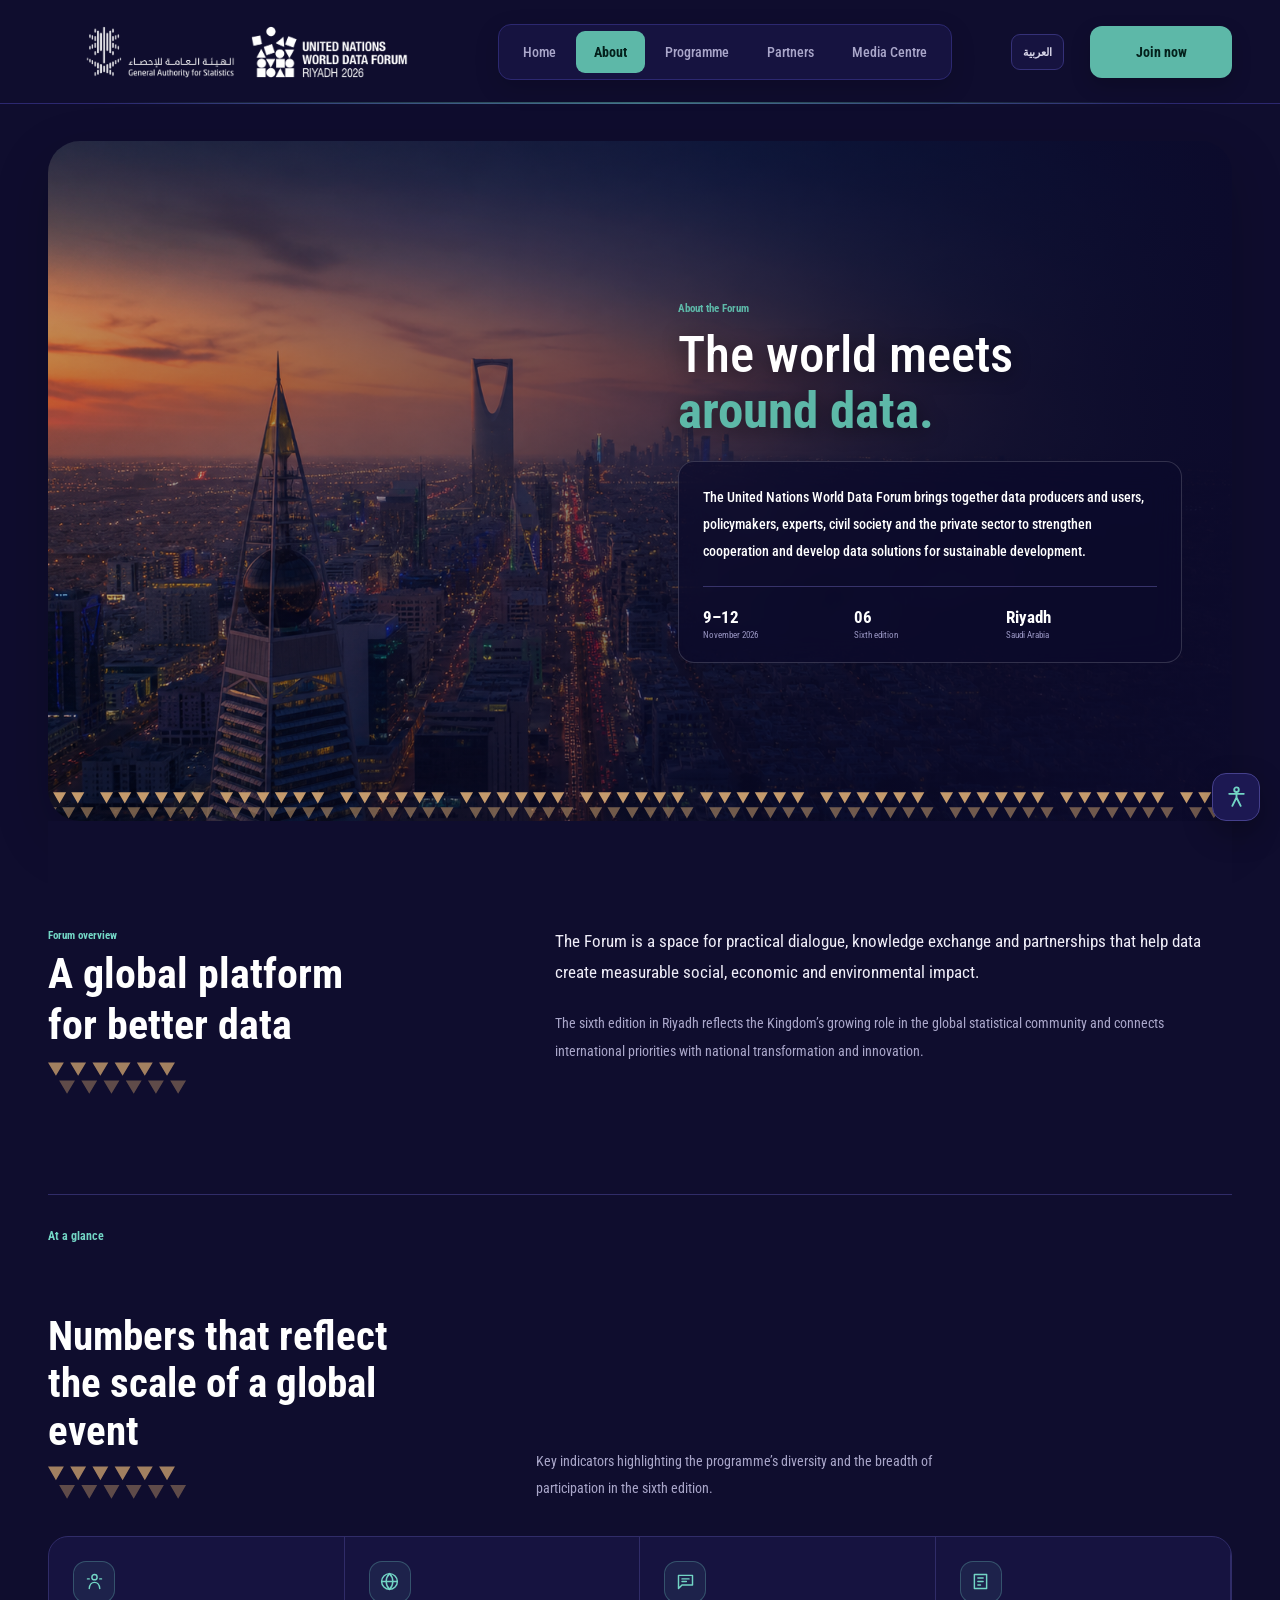
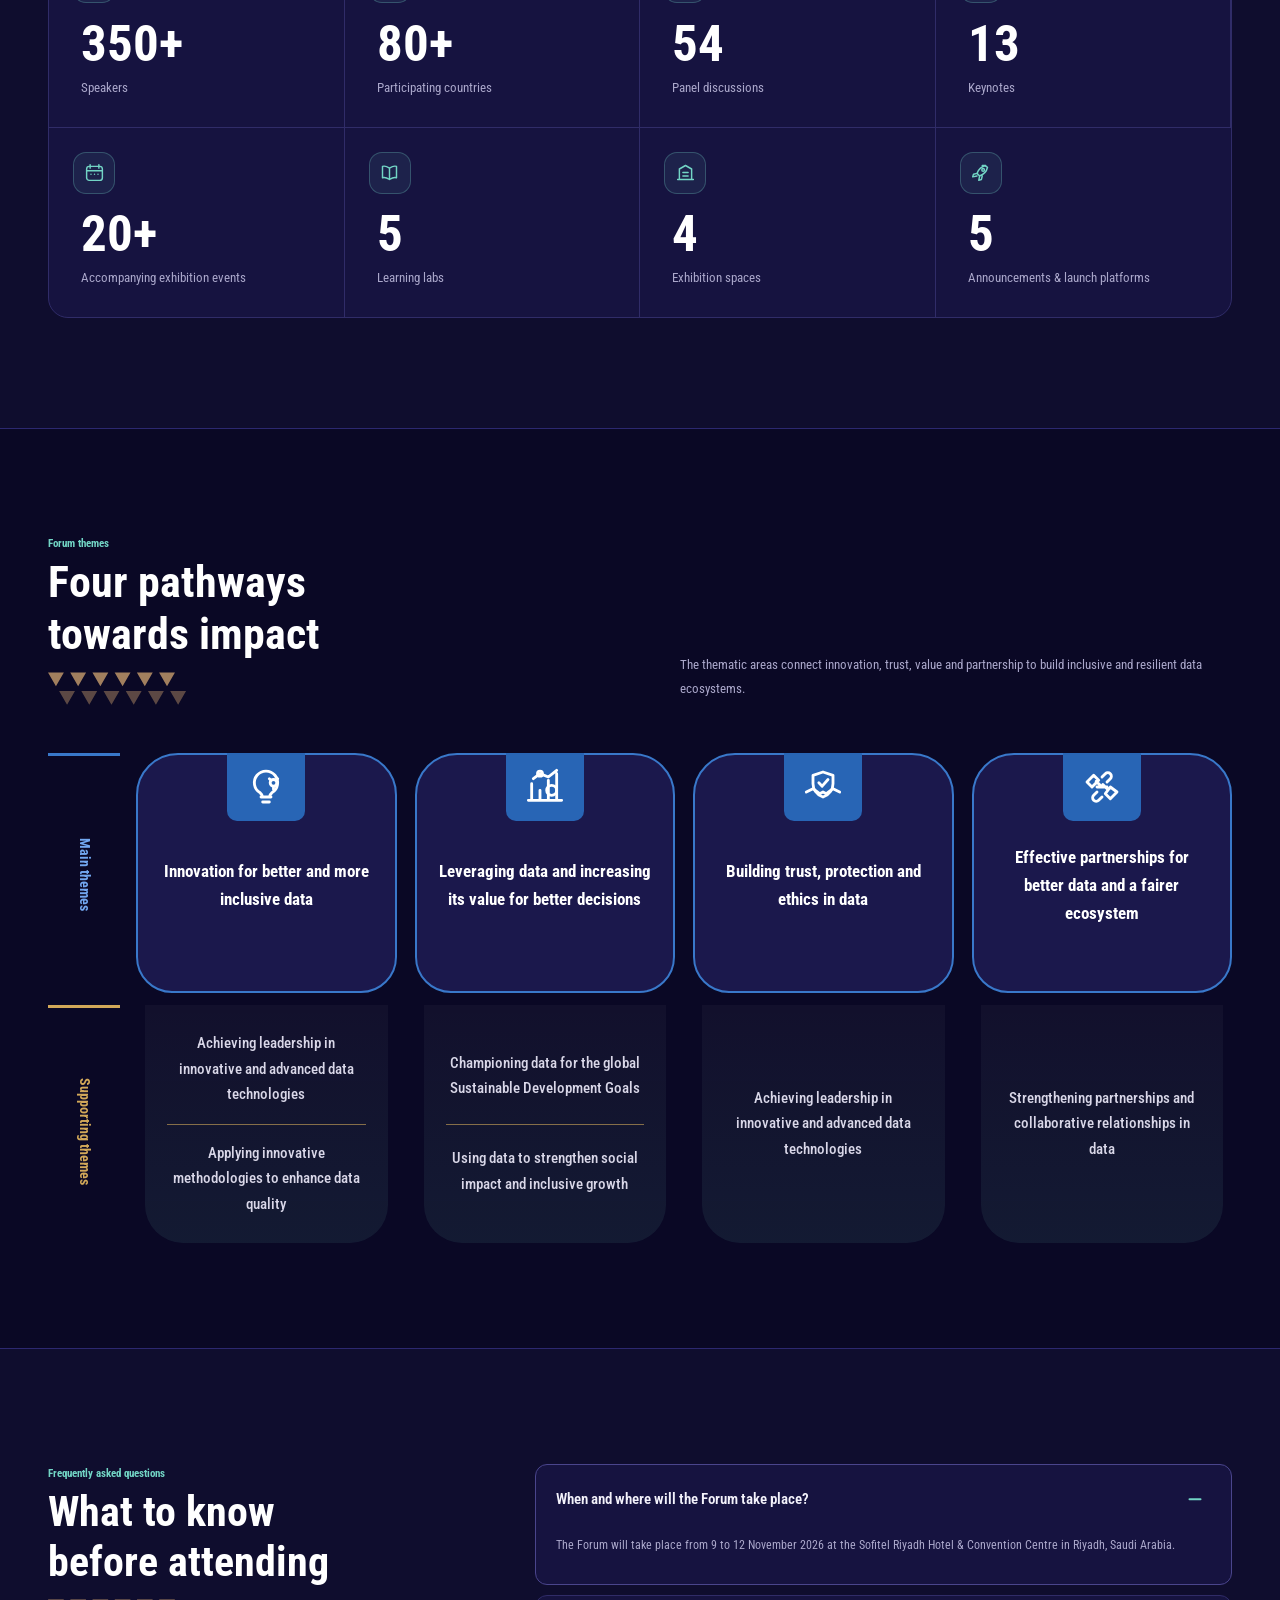
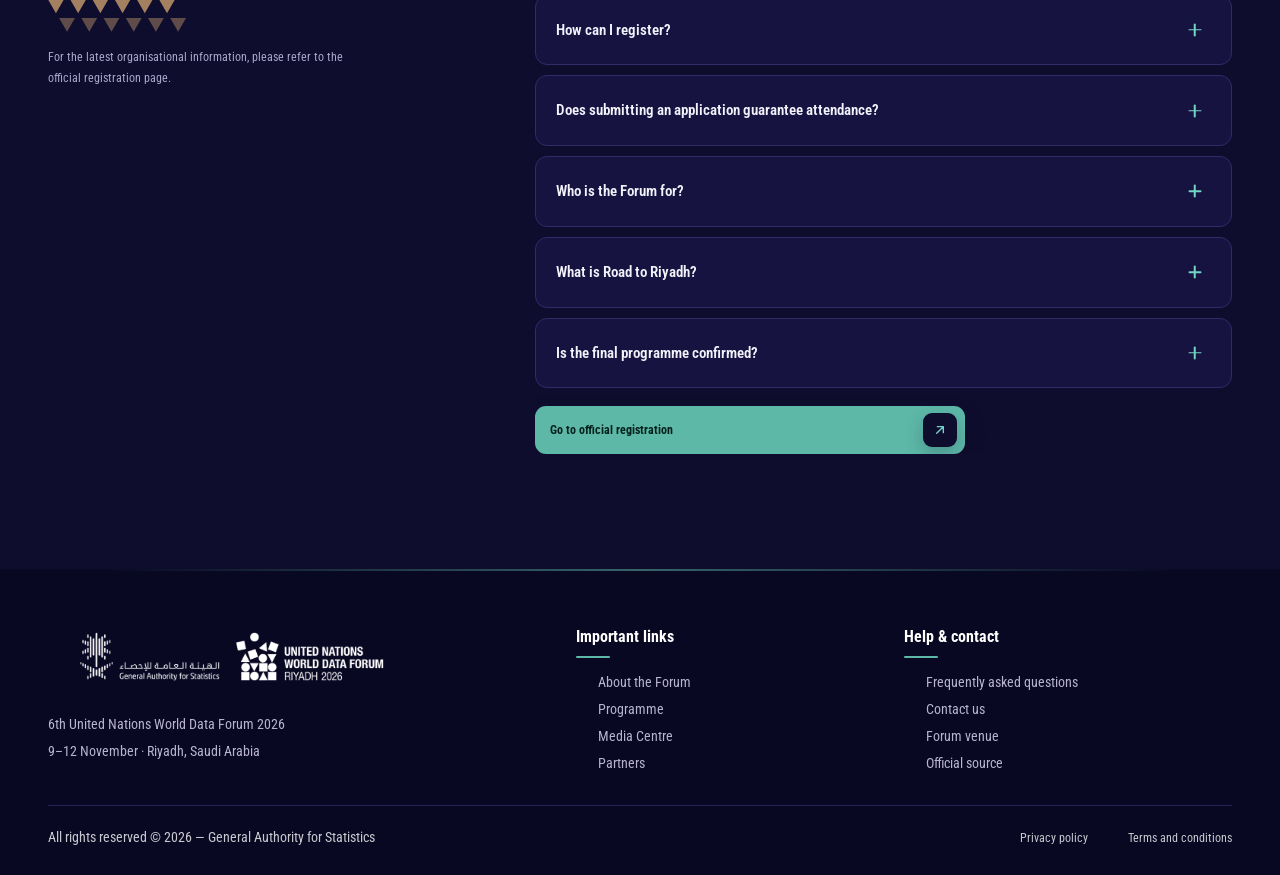
<file: about-en.html>
<!doctype html>
<html lang="en" dir="ltr">
<head>
  <meta charset="UTF-8"><meta name="viewport" content="width=device-width,initial-scale=1"><meta name="theme-color" content="#0f0d2e">
  <title>6th United Nations World Data Forum 2026</title>
  <link rel="preconnect" href="https://fonts.googleapis.com"><link rel="preconnect" href="https://fonts.gstatic.com" crossorigin>
  <link href="https://fonts.googleapis.com/css2?family=Roboto+Condensed:wght@200;300;400;500;600;700;800&display=swap" rel="stylesheet">
  <link rel="stylesheet" href="styles.css?v=63"><link rel="stylesheet" href="about.css?v=52"><link rel="stylesheet" href="themes-v2.css?v=3"><link rel="stylesheet" href="en.css">
</head>
<body class="about-page">
<header><nav class="wrap"><a class="official-logos" href="index-en.html" aria-label="UN World Data Forum and General Authority for Statistics"><img src="assets/official-logos-en-unified-white.png?v=8" alt="UN World Data Forum and General Authority for Statistics logos"></a><div class="links"><a href="index-en.html">Home</a><a class="active" href="about-en.html">About</a><a href="index-en.html#agenda">Programme</a><a href="index-en.html#partners">Partners</a><a href="media-en.html">Media Centre</a></div><a class="lang-switch" href="about.html" lang="ar" hreflang="ar">العربية</a><a class="join" href="https://indico.un.org/event/1021645/registrations/24259/" target="_blank" rel="noopener">Join now</a><button class="menu" type="button" aria-label="Open menu" aria-expanded="false"><span></span><span></span><span></span></button></nav></header>
<main>
  <section class="about-hero"><div class="about-pattern"></div><div class="about-hero-inner wrap"><div><span class="page-kicker">About the Forum</span><h1>The world meets<br><strong>around data.</strong></h1></div><div class="intro"><p>The United Nations World Data Forum brings together data producers and users, policymakers, experts, civil society and the private sector to strengthen cooperation and develop data solutions for sustainable development.</p><div class="fact-row"><span><b>9–12</b> November 2026</span><span><b>06</b> Sixth edition</span><span><b>Riyadh</b> Saudi Arabia</span></div></div></div></section>

  <section class="overview wrap"><div class="overview-title"><small>Forum overview</small><h2>A global platform<br>for better data</h2></div><div class="overview-copy"><p>The Forum is a space for practical dialogue, knowledge exchange and partnerships that help data create measurable social, economic and environmental impact.</p><p>The sixth edition in Riyadh reflects the Kingdom’s growing role in the global statistical community and connects international priorities with national transformation and innovation.</p></div></section>

  <section class="about-stats wrap"><div class="stats-heading"><small>At a glance</small><h2>Numbers that reflect<br>the scale of a global event</h2><p>Key indicators highlighting the programme’s diversity and the breadth of participation in the sixth edition.</p></div><div class="stats-board">
    <article><i aria-hidden="true"><svg viewBox="0 0 24 24"><circle cx="12" cy="7" r="3"/><path d="M6 20c.5-5 2.5-7 6-7s5.5 2 6 7M4 9h2M18 9h2"/></svg></i><strong>350+</strong><span>Speakers</span></article>
    <article><i aria-hidden="true"><svg viewBox="0 0 24 24"><circle cx="12" cy="12" r="9"/><path d="M3 12h18M12 3c2.5 2.5 3.8 5.5 3.8 9S14.5 18.5 12 21M12 3C9.5 5.5 8.2 8.5 8.2 12S9.5 18.5 12 21"/></svg></i><strong>80+</strong><span>Participating countries</span></article>
    <article><i aria-hidden="true"><svg viewBox="0 0 24 24"><path d="M4 5h16v11H8l-4 4zM8 9h8M8 12h5"/></svg></i><strong>54</strong><span>Panel discussions</span></article>
    <article><i aria-hidden="true"><svg viewBox="0 0 24 24"><path d="M5 4h14v16H5zM9 8h6M9 12h6M9 16h3"/></svg></i><strong>13</strong><span>Keynotes</span></article>
    <article><i aria-hidden="true"><svg viewBox="0 0 24 24"><rect x="3" y="5" width="18" height="16" rx="3"/><path d="M7 3v4M17 3v4M3 10h18M8 14h.01M12 14h.01M16 14h.01"/></svg></i><strong>20+</strong><span>Accompanying exhibition events</span></article>
    <article><i aria-hidden="true"><svg viewBox="0 0 24 24"><path d="M4 5c3-1 5 0 8 2v13c-3-2-5-3-8-2zM20 5c-3-1-5 0-8 2v13c3-2 5-3 8-2z"/></svg></i><strong>5</strong><span>Learning labs</span></article>
    <article><i aria-hidden="true"><svg viewBox="0 0 24 24"><path d="M3 20h18M5 20V8l7-4 7 4v12M9 12h6M9 16h6"/></svg></i><strong>4</strong><span>Exhibition spaces</span></article>
    <article><i aria-hidden="true"><svg viewBox="0 0 24 24"><path d="M14 4c3 0 5 1 6 2-1 5-4 8-9 10l-3-3c2-5 5-8 10-9zM8 13l-4 1-1 3 5-1M11 16l-1 5 3-1 1-4"/><circle cx="15" cy="9" r="1.5"/></svg></i><strong>5</strong><span>Announcements &amp; launch platforms</span></article>
  </div></section>

  <section class="themes"><div class="wrap"><div class="themes-head"><div><small>Forum themes</small><h2>Four pathways<br>towards impact</h2></div><p>The thematic areas connect innovation, trust, value and partnership to build inclusive and resilient data ecosystems.</p></div><div class="themes-map" aria-label="Main and supporting themes"><div class="themes-axis" aria-hidden="true"><span>Main themes</span><span>Supporting themes</span></div><div class="themes-columns">
    <article class="theme-column"><div class="theme-primary"><i aria-hidden="true"><svg viewBox="0 0 24 24"><path d="M9 18h6M10 21h4M8.5 15.5A7 7 0 1 1 15.5 15.5C14.5 16.4 14 17 14 18h-4c0-1-.5-1.6-1.5-2.5z"/><circle cx="16.5" cy="9.5" r="2"/><path d="m15 8-1-1m4 1 1-1m-2.5 5v1.5"/></svg></i><h3>Innovation for better and more inclusive data</h3></div><div class="theme-secondary"><p>Achieving leadership in innovative and advanced data technologies</p><p>Applying innovative methodologies to enhance data quality</p></div></article>
    <article class="theme-column"><div class="theme-primary"><i aria-hidden="true"><svg viewBox="0 0 24 24"><path d="M4 20V10M9 20v-6M14 20V8M19 20V4M2 20h20M5 7l4-3 5 2 5-4"/><circle cx="9" cy="4" r="1.5"/><path d="M16 11a3 3 0 1 0 0 6 3 3 0 0 0 0-6"/></svg></i><h3>Leveraging data and increasing its value for better decisions</h3></div><div class="theme-secondary"><p>Championing data for the global Sustainable Development Goals</p><p>Using data to strengthen social impact and inclusive growth</p></div></article>
    <article class="theme-column"><div class="theme-primary"><i aria-hidden="true"><svg viewBox="0 0 24 24"><path d="M12 3l6 2v5c0 3.5-2.2 6.4-6 8-3.8-1.6-6-4.5-6-8V5l6-2zM9.5 9.5l2 2 3.5-4"/><path d="M2 15l4-2 4 3 2-1 2 1 4-3 4 2"/></svg></i><h3>Building trust, protection and ethics in data</h3></div><div class="theme-secondary"><p>Achieving leadership in innovative and advanced data technologies</p></div></article>
    <article class="theme-column"><div class="theme-primary"><i aria-hidden="true"><svg viewBox="0 0 24 24"><path d="m8.5 8.5 3 3m1-1 3 3M7 5l3 3-4 4-3-3zM17 12l4 3-4 4-3-3zM9 15l-2 2a2 2 0 0 0 3 3l2-2M15 9l2-2a2 2 0 0 0-3-3l-2 2M9 12h6"/></svg></i><h3>Effective partnerships for better data and a fairer ecosystem</h3></div><div class="theme-secondary"><p>Strengthening partnerships and collaborative relationships in data</p></div></article>
  </div></div></div></section>

  <section class="faq-section wrap" id="faq"><div class="faq-intro"><small>Frequently asked questions</small><h2>What to know<br>before attending</h2><p>For the latest organisational information, please refer to the official registration page.</p></div><div class="faq-list">
    <details open><summary>When and where will the Forum take place?<i>＋</i></summary><p>The Forum will take place from 9 to 12 November 2026 at the Sofitel Riyadh Hotel & Convention Centre in Riyadh, Saudi Arabia.</p></details>
    <details><summary>How can I register?<i>＋</i></summary><p>Registration is available through the United Nations Indico platform and requires an account and an attendance application.</p></details>
    <details><summary>Does submitting an application guarantee attendance?<i>＋</i></summary><p>No. Applications are subject to review, and attendance is confirmed only after official approval is received.</p></details>
    <details><summary>Who is the Forum for?<i>＋</i></summary><p>It is designed for data producers and users, national statistical offices, policymakers, technology and geospatial experts, academia, civil society and the private sector.</p></details>
    <details><summary>What is Road to Riyadh?<i>＋</i></summary><p>A series of preparatory events highlighting Saudi statistical transformation and strengthening international dialogue on data for sustainable development.</p></details>
    <details><summary>Is the final programme confirmed?<i>＋</i></summary><p>The current programme is preliminary. Rooms, times and session details may change, so attendees should check the official programme before travelling.</p></details>
    <a class="faq-register" href="https://indico.un.org/event/1021645/registrations/24259/" target="_blank" rel="noopener">Go to official registration <b><svg class="inline-arrow" viewBox="0 0 24 24" aria-hidden="true"><path d="M7 17 17 7M8 7h9v9"/></svg></b></a>
  </div></section>

  
</main>
<footer class="site-footer"><div class="wrap"><div class="footer-main"><div class="footer-brand"><a class="footer-logos" href="index-en.html" aria-label="UN World Data Forum and General Authority for Statistics"><img src="assets/official-logos-en-unified-white.png?v=8" alt="UNWDF and GASTAT logos"></a><p>6th United Nations World Data Forum 2026<br>9–12 November · Riyadh, Saudi Arabia</p></div><div class="footer-column"><h3>Important links</h3><nav><a href="about-en.html">About the Forum</a><a href="index-en.html#agenda">Programme</a><a href="media-en.html">Media Centre</a><a href="index-en.html#partners">Partners</a></nav></div><div class="footer-column"><h3>Help & contact</h3><nav><a href="about-en.html#faq">Frequently asked questions</a><a href="#">Contact us</a><a href="#">Forum venue</a><a href="https://www.stats.gov.sa/en/united-nations-world-data-forum" target="_blank" rel="noopener">Official source</a></nav></div></div><div class="footer-bottom"><p>All rights reserved © 2026 — General Authority for Statistics</p><div class="footer-bottom-links"><a href="#">Privacy policy</a><a href="#">Terms and conditions</a></div></div></div></footer>
<script src="about.js?v=58"></script>
</body></html>
</file>
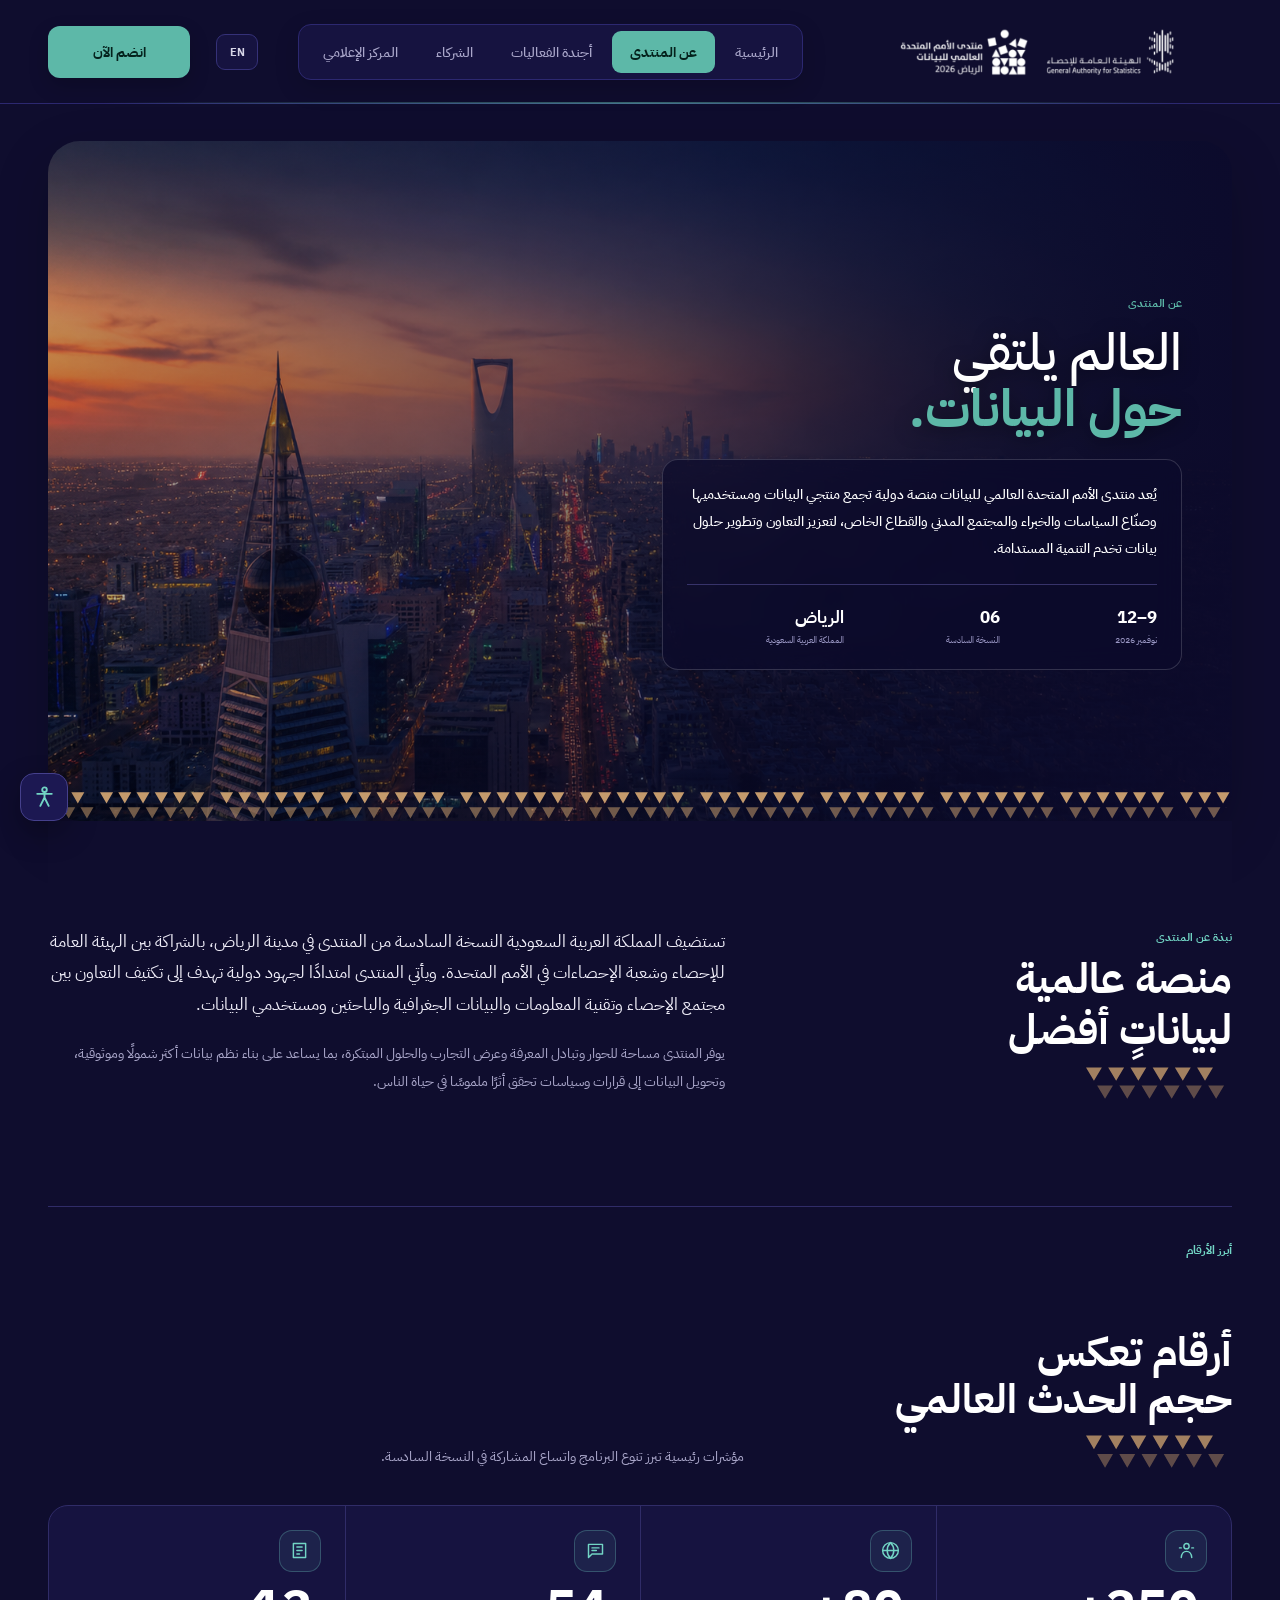
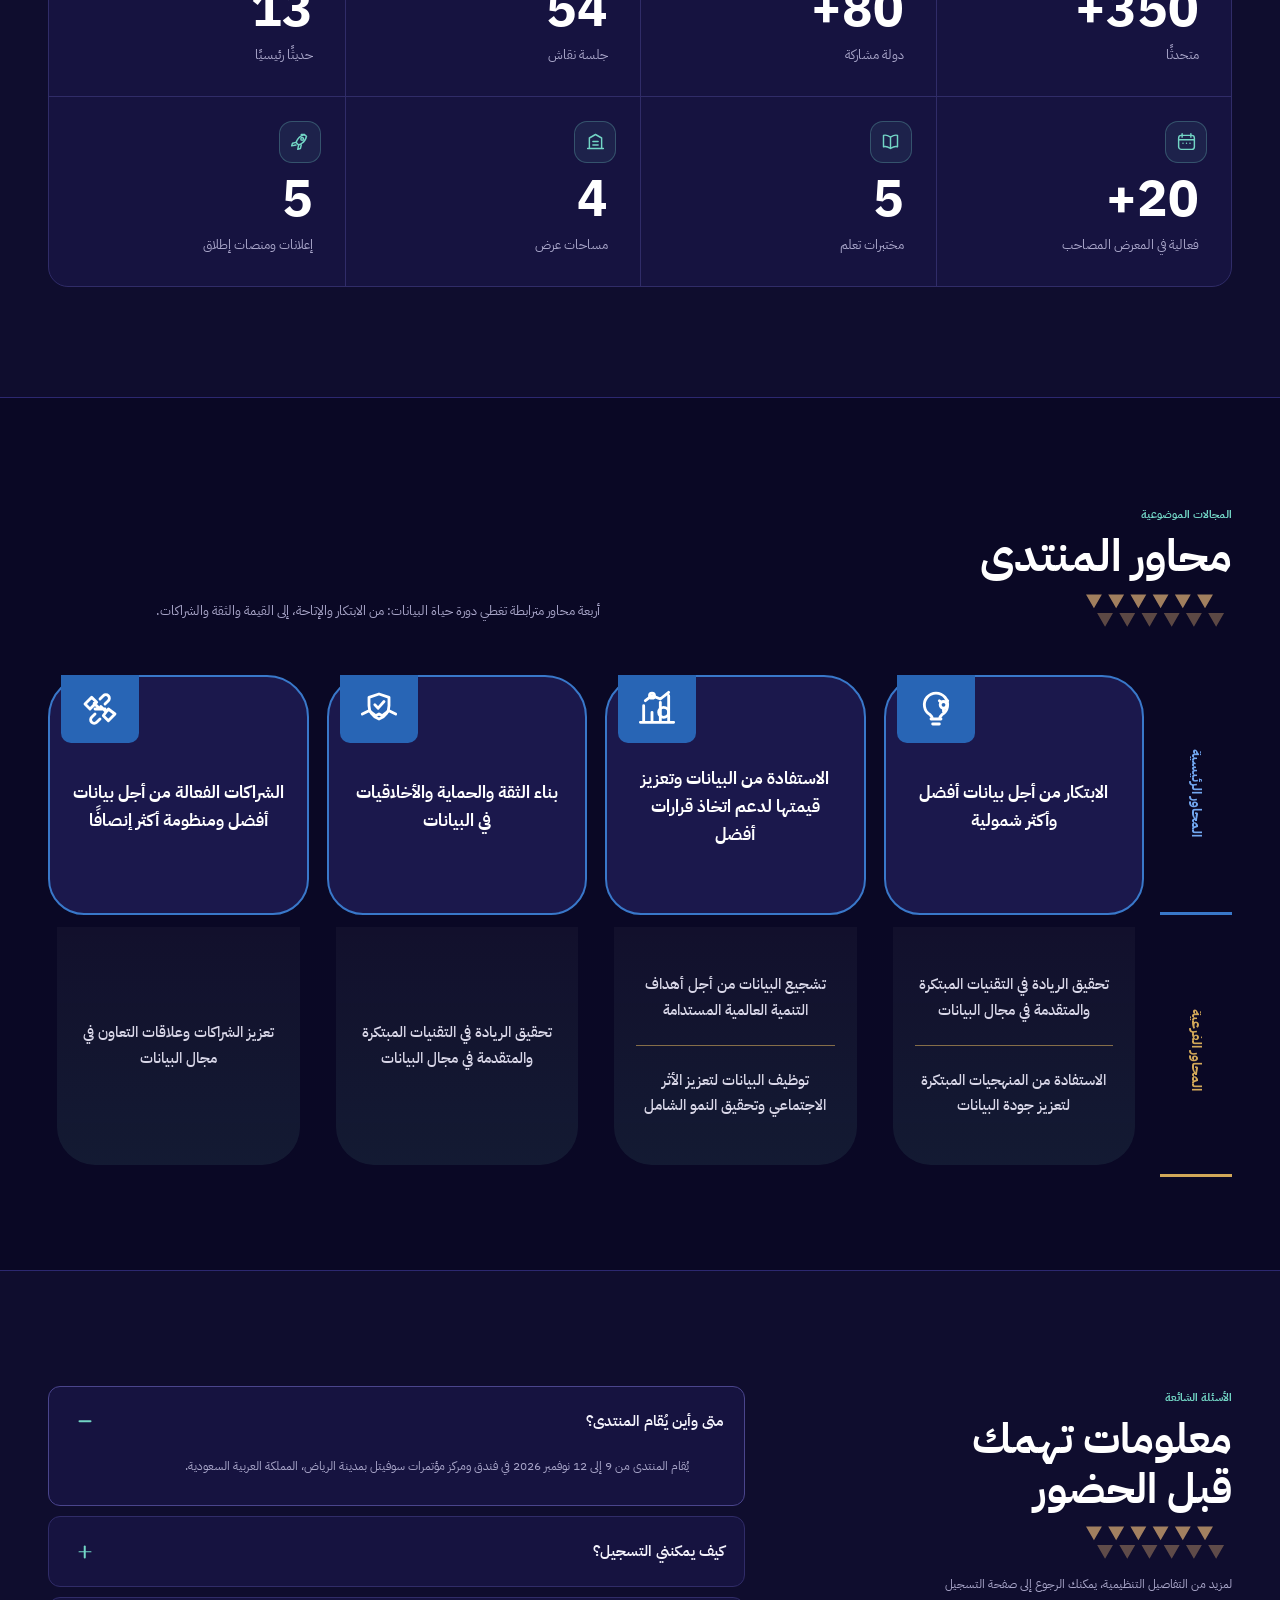
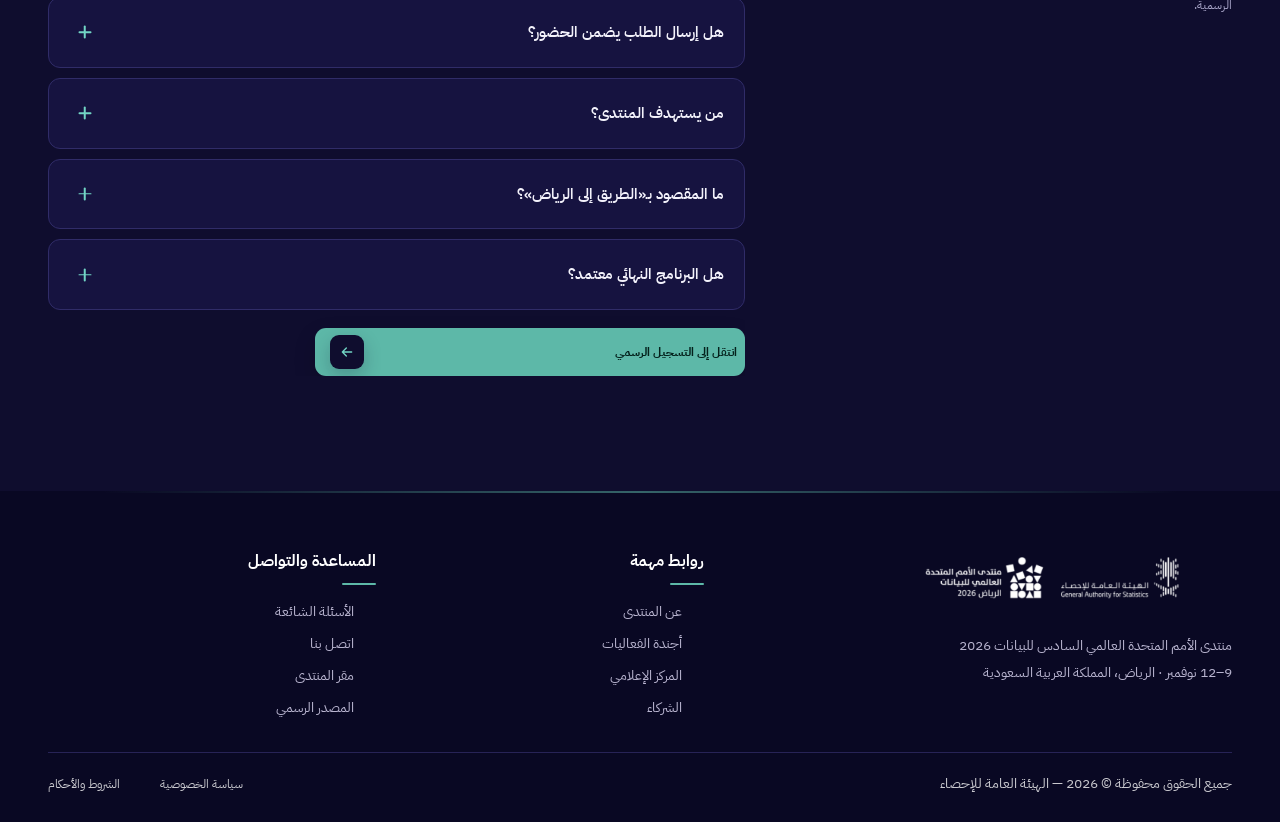
<file: about.html>
<!doctype html>
<html lang="ar" dir="rtl">
<head>
  <meta charset="UTF-8">
  <meta name="viewport" content="width=device-width,initial-scale=1">
  <meta name="theme-color" content="#0f0d2e">
  <meta name="description" content="تعرف على منتدى الأمم المتحدة العالمي السادس للبيانات 2026 ومحاوره الرئيسية">
  <title>منتدى الأمم المتحدة العالمي السادس للبيانات 2026</title>
  <link rel="preconnect" href="https://fonts.googleapis.com">
  <link rel="preconnect" href="https://fonts.gstatic.com" crossorigin>
  <link href="https://fonts.googleapis.com/css2?family=IBM+Plex+Sans+Arabic:wght@400;500;600;700&display=swap" rel="stylesheet">
  <link rel="stylesheet" href="styles.css?v=63">
  <link rel="stylesheet" href="about.css?v=52">
  <link rel="stylesheet" href="themes-v2.css?v=3">
</head>
<body class="about-page">
  <header>
    <nav class="wrap">
      <a class="official-logos split-lockup" href="index.html" aria-label="المنتدى العالمي للبيانات والهيئة العامة للإحصاء"><img class="logo-part gastat-part" src="assets/gastat-logo-white.png?v=10" alt="شعار الهيئة العامة للإحصاء"><img class="logo-part forum-part" src="assets/forum-logo-ar-white.png?v=10" alt="شعار منتدى الأمم المتحدة العالمي للبيانات"></a>
      <div class="links"><a href="index.html">الرئيسية</a><a class="active" href="about.html">عن المنتدى</a><a href="index.html#agenda">أجندة الفعاليات</a><a href="index.html#partners">الشركاء</a><a href="media.html">المركز الإعلامي</a></div>
      <a class="lang-switch" href="about-en.html" lang="en" hreflang="en">EN</a>
      <a class="join" href="https://indico.un.org/event/1021645/registrations/24259/" target="_blank" rel="noopener">انضم الآن</a>
      <button class="menu" type="button" aria-label="فتح القائمة" aria-expanded="false"><span></span><span></span><span></span></button>
    </nav>
  </header>

  <main>
    <section class="about-hero">
      <div class="wrap about-hero-inner">
        <div><span class="page-kicker">عن المنتدى</span><h1>العالم يلتقي<br><strong>حول البيانات.</strong></h1></div>
        <div class="intro"><p>يُعد منتدى الأمم المتحدة العالمي للبيانات منصة دولية تجمع منتجي البيانات ومستخدميها وصنّاع السياسات والخبراء والمجتمع المدني والقطاع الخاص، لتعزيز التعاون وتطوير حلول بيانات تخدم التنمية المستدامة.</p><div class="fact-row"><span><b>9–12</b> نوفمبر 2026</span><span><b>06</b> النسخة السادسة</span><span><b>الرياض</b> المملكة العربية السعودية</span></div></div>
      </div>
      <div class="about-pattern" aria-hidden="true"></div>
    </section>

    <section class="overview wrap">
      
      <div class="overview-title"><small>نبذة عن المنتدى</small><h2>منصة عالمية<br>لبياناتٍ أفضل</h2></div>
      <div class="overview-copy"><p>تستضيف المملكة العربية السعودية النسخة السادسة من المنتدى في مدينة الرياض، بالشراكة بين الهيئة العامة للإحصاء وشعبة الإحصاءات في الأمم المتحدة. ويأتي المنتدى امتدادًا لجهود دولية تهدف إلى تكثيف التعاون بين مجتمع الإحصاء وتقنية المعلومات والبيانات الجغرافية والباحثين ومستخدمي البيانات.</p><p>يوفر المنتدى مساحة للحوار وتبادل المعرفة وعرض التجارب والحلول المبتكرة، بما يساعد على بناء نظم بيانات أكثر شمولًا وموثوقية، وتحويل البيانات إلى قرارات وسياسات تحقق أثرًا ملموسًا في حياة الناس.</p></div>
    </section>

    <section class="about-stats wrap">
      <div class="stats-heading"><small>أبرز الأرقام</small><h2>أرقام تعكس<br>حجم الحدث العالمي</h2><p>مؤشرات رئيسية تبرز تنوع البرنامج واتساع المشاركة في النسخة السادسة.</p></div>
      <div class="stats-board">
        <article><i aria-hidden="true"><svg viewBox="0 0 24 24"><circle cx="12" cy="7" r="3"/><path d="M6 20c.5-5 2.5-7 6-7s5.5 2 6 7M4 9h2M18 9h2"/></svg></i><strong>350+</strong><span>متحدثًا</span></article>
        <article><i aria-hidden="true"><svg viewBox="0 0 24 24"><circle cx="12" cy="12" r="9"/><path d="M3 12h18M12 3c2.5 2.5 3.8 5.5 3.8 9S14.5 18.5 12 21M12 3C9.5 5.5 8.2 8.5 8.2 12S9.5 18.5 12 21"/></svg></i><strong>80+</strong><span>دولة مشاركة</span></article>
        <article><i aria-hidden="true"><svg viewBox="0 0 24 24"><path d="M4 5h16v11H8l-4 4zM8 9h8M8 12h5"/></svg></i><strong>54</strong><span>جلسة نقاش</span></article>
        <article><i aria-hidden="true"><svg viewBox="0 0 24 24"><path d="M5 4h14v16H5zM9 8h6M9 12h6M9 16h3"/></svg></i><strong>13</strong><span>حديثًا رئيسيًا</span></article>
        <article><i aria-hidden="true"><svg viewBox="0 0 24 24"><rect x="3" y="5" width="18" height="16" rx="3"/><path d="M7 3v4M17 3v4M3 10h18M8 14h.01M12 14h.01M16 14h.01"/></svg></i><strong>20+</strong><span>فعالية في المعرض المصاحب</span></article>
        <article><i aria-hidden="true"><svg viewBox="0 0 24 24"><path d="M4 5c3-1 5 0 8 2v13c-3-2-5-3-8-2zM20 5c-3-1-5 0-8 2v13c3-2 5-3 8-2z"/></svg></i><strong>5</strong><span>مختبرات تعلم</span></article>
        <article><i aria-hidden="true"><svg viewBox="0 0 24 24"><path d="M3 20h18M5 20V8l7-4 7 4v12M9 12h6M9 16h6"/></svg></i><strong>4</strong><span>مساحات عرض</span></article>
        <article><i aria-hidden="true"><svg viewBox="0 0 24 24"><path d="M14 4c3 0 5 1 6 2-1 5-4 8-9 10l-3-3c2-5 5-8 10-9zM8 13l-4 1-1 3 5-1M11 16l-1 5 3-1 1-4"/><circle cx="15" cy="9" r="1.5"/></svg></i><strong>5</strong><span>إعلانات ومنصات إطلاق</span></article>
      </div>
    </section>

    <section class="themes" id="themes">
      <div class="wrap">
        <div class="themes-head"><div><small>المجالات الموضوعية</small><h2>محاور المنتدى</h2></div><p>أربعة محاور مترابطة تغطي دورة حياة البيانات: من الابتكار والإتاحة، إلى القيمة والثقة والشراكات.</p></div>
        <div class="themes-map" aria-label="المحاور الرئيسية والفرعية">
          <div class="themes-axis" aria-hidden="true"><span>المحاور الرئيسية</span><span>المحاور الفرعية</span></div>
          <div class="themes-columns">
            <article class="theme-column"><div class="theme-primary"><i aria-hidden="true"><svg viewBox="0 0 24 24"><path d="M9 18h6M10 21h4M8.5 15.5A7 7 0 1 1 15.5 15.5C14.5 16.4 14 17 14 18h-4c0-1-.5-1.6-1.5-2.5z"/><circle cx="16.5" cy="9.5" r="2"/><path d="m15 8-1-1m4 1 1-1m-2.5 5v1.5"/></svg></i><h3>الابتكار من أجل بيانات أفضل وأكثر شمولية</h3></div><div class="theme-secondary"><p>تحقيق الريادة في التقنيات المبتكرة والمتقدمة في مجال البيانات</p><p>الاستفادة من المنهجيات المبتكرة لتعزيز جودة البيانات</p></div></article>
            <article class="theme-column"><div class="theme-primary"><i aria-hidden="true"><svg viewBox="0 0 24 24"><path d="M4 20V10M9 20v-6M14 20V8M19 20V4M2 20h20M5 7l4-3 5 2 5-4"/><circle cx="9" cy="4" r="1.5"/><path d="M16 11a3 3 0 1 0 0 6 3 3 0 0 0 0-6"/></svg></i><h3>الاستفادة من البيانات وتعزيز قيمتها لدعم اتخاذ قرارات أفضل</h3></div><div class="theme-secondary"><p>تشجيع البيانات من أجل أهداف التنمية العالمية المستدامة</p><p>توظيف البيانات لتعزيز الأثر الاجتماعي وتحقيق النمو الشامل</p></div></article>
            <article class="theme-column"><div class="theme-primary"><i aria-hidden="true"><svg viewBox="0 0 24 24"><path d="M12 3l6 2v5c0 3.5-2.2 6.4-6 8-3.8-1.6-6-4.5-6-8V5l6-2zM9.5 9.5l2 2 3.5-4"/><path d="M2 15l4-2 4 3 2-1 2 1 4-3 4 2"/></svg></i><h3>بناء الثقة والحماية والأخلاقيات في البيانات</h3></div><div class="theme-secondary"><p>تحقيق الريادة في التقنيات المبتكرة والمتقدمة في مجال البيانات</p></div></article>
            <article class="theme-column"><div class="theme-primary"><i aria-hidden="true"><svg viewBox="0 0 24 24"><path d="m8.5 8.5 3 3m1-1 3 3M7 5l3 3-4 4-3-3zM17 12l4 3-4 4-3-3zM9 15l-2 2a2 2 0 0 0 3 3l2-2M15 9l2-2a2 2 0 0 0-3-3l-2 2M9 12h6"/></svg></i><h3>الشراكات الفعالة من أجل بيانات أفضل ومنظومة أكثر إنصافًا</h3></div><div class="theme-secondary"><p>تعزيز الشراكات وعلاقات التعاون في مجال البيانات</p></div></article>
          </div>
        </div>
      </div>
    </section>

    <section class="faq-section wrap" id="faq">
      <div class="faq-intro"><small>الأسئلة الشائعة</small><h2>معلومات تهمك<br>قبل الحضور</h2><p>لمزيد من التفاصيل التنظيمية، يمكنك الرجوع إلى صفحة التسجيل الرسمية.</p></div>
      <div class="faq-list">
        <details open><summary>متى وأين يُقام المنتدى؟<i>＋</i></summary><p>يُقام المنتدى من 9 إلى 12 نوفمبر 2026 في فندق ومركز مؤتمرات سوفيتل بمدينة الرياض، المملكة العربية السعودية.</p></details>
        <details><summary>كيف يمكنني التسجيل؟<i>＋</i></summary><p>التسجيل متاح عبر منصة Indico التابعة للأمم المتحدة، ويتطلب إنشاء حساب وتقديم طلب حضور. آخر موعد ظاهر حاليًا للتسجيل الحضوري هو 1 أكتوبر 2026.</p></details>
        <details><summary>هل إرسال الطلب يضمن الحضور؟<i>＋</i></summary><p>لا. يخضع طلب التسجيل للمراجعة، ويُعد الحضور مؤكدًا بعد استلام الموافقة الرسمية على الطلب.</p></details>
        <details><summary>من يستهدف المنتدى؟<i>＋</i></summary><p>يستهدف منتجي البيانات ومستخدميها، والأجهزة الإحصائية، وصنّاع السياسات، وخبراء التقنية والبيانات الجغرافية، والأكاديميين، والمجتمع المدني والقطاع الخاص.</p></details>
        <details><summary>ما المقصود بـ«الطريق إلى الرياض»؟<i>＋</i></summary><p>سلسلة من الفعاليات التمهيدية التي تبرز التحول الإحصائي في المملكة وتعزز التعاون الدولي والحوار حول دور البيانات في التنمية المستدامة وصولًا إلى المنتدى.</p></details>
        <details><summary>هل البرنامج النهائي معتمد؟<i>＋</i></summary><p>البرنامج المنشور حاليًا مبدئي، وقد تتغير القاعات أو الأوقات أو تفاصيل بعض الجلسات. يُنصح بمراجعة صفحة البرنامج الرسمية قبل موعد الحضور.</p></details>
        <a class="faq-register" href="https://indico.un.org/event/1021645/registrations/24259/" target="_blank" rel="noopener">انتقل إلى التسجيل الرسمي <b><svg class="inline-arrow" viewBox="0 0 24 24" aria-hidden="true"><path d="M19 12H5m6-6-6 6 6 6"/></svg></b></a>
      </div>
    </section>

    
  </main>

  <footer class="site-footer"><div class="wrap"><div class="footer-main"><div class="footer-brand"><a class="footer-logos split-lockup" href="index.html" aria-label="منتدى الأمم المتحدة العالمي للبيانات والهيئة العامة للإحصاء"><img class="logo-part gastat-part" src="assets/gastat-logo-white.png?v=10" alt="شعار الهيئة العامة للإحصاء"><img class="logo-part forum-part" src="assets/forum-logo-ar-white.png?v=10" alt="شعار المنتدى"></a><p>منتدى الأمم المتحدة العالمي السادس للبيانات 2026<br>9–12 نوفمبر · الرياض، المملكة العربية السعودية</p></div><div class="footer-column"><h3>روابط مهمة</h3><nav><a href="about.html">عن المنتدى</a><a href="index.html#agenda">أجندة الفعاليات</a><a href="media.html">المركز الإعلامي</a><a href="index.html#partners">الشركاء</a></nav></div><div class="footer-column"><h3>المساعدة والتواصل</h3><nav><a href="about.html#faq">الأسئلة الشائعة</a><a href="#">اتصل بنا</a><a href="#">مقر المنتدى</a><a href="https://www.stats.gov.sa/ar/united-nations-world-data-forum" target="_blank" rel="noopener">المصدر الرسمي</a></nav></div></div><div class="footer-bottom"><p>جميع الحقوق محفوظة © 2026 — الهيئة العامة للإحصاء</p><div class="footer-bottom-links"><a href="#">سياسة الخصوصية</a><a href="#">الشروط والأحكام</a></div></div></div></footer>
  <script src="about.js?v=58"></script>
</body>
</html>
</file>
<file: styles.css>
:root{--bg:#0f0d2e;--panel:#161340;--panel2:#1c1852;--line:#2c2870;--text:#f3f2fb;--sub:#9a97c4;--accent:#5db8a8;--accent-ink:#04211c;--soft:#15123a;--paper:#f4f2fb;--orange:#d3a53c}*{box-sizing:border-box}html{scroll-behavior:smooth}body{margin:0;font-family:'IBM Plex Sans Arabic',sans-serif;background:var(--paper);color:var(--bg)}.wrap{width:min(1120px,calc(100% - 40px));margin:auto}button,input,select{font:inherit}header{height:76px;background:var(--paper);display:flex;align-items:center;border-bottom:1px solid rgba(44,40,112,.12)}nav{display:flex;align-items:center;height:100%;gap:45px}.official-logos{display:block;width:335px;height:62px;overflow:hidden;position:relative;flex:0 0 335px}.official-logos img{position:absolute;left:0;top:0;width:1056px;height:auto;max-width:none}.identity{display:flex;align-items:center;gap:12px;text-decoration:none;color:inherit}.identity>span:last-child{display:flex;flex-direction:column;line-height:1.25}.identity b{font-size:14px}.identity small{font-size:8px;letter-spacing:.08em;color:var(--sub2,#6f6ba3)}.mark{font-size:27px;color:var(--accent);transform:rotate(90deg)}.links{display:flex;gap:32px;margin:auto}.links a{font-size:12px;color:#4c496f;text-decoration:none}.join{border:0;border-radius:9px;background:var(--accent);color:var(--accent-ink);font-size:12px;font-weight:700;padding:11px 19px;cursor:pointer}.menu{display:none;border:0;background:none;font-size:24px}.hero{height:430px;margin-top:48px;border-radius:38px;overflow:hidden;background:linear-gradient(120deg,var(--bg),#181447 67%,#222060);color:#fff;position:relative;padding:65px 70px;display:flex;align-items:center}.hero:before{content:'';position:absolute;inset:0;background:radial-gradient(circle at 24% 85%,rgba(93,184,168,.23),transparent 32%),linear-gradient(90deg,transparent 49%,rgba(255,255,255,.04) 50%,transparent 51%);background-size:auto,80px 80px}.hero-copy{width:61%;position:relative;z-index:2}.kicker{color:var(--accent);font-size:14px;font-weight:600}.hero h1{font-size:32px;line-height:1.35;margin:14px 0}.hero h1 strong{color:var(--accent)}.hero p{font-size:13px;line-height:1.85;color:#c8c6df;max-width:590px}.primary{border:0;border-radius:9px;background:var(--accent);color:var(--accent-ink);padding:12px 18px;font-size:13px;font-weight:700;cursor:pointer}.primary b{margin-right:28px}.hero-art{position:absolute;left:40px;top:0;width:37%;height:100%;overflow:hidden}.big-ring{position:absolute;width:360px;height:360px;border-radius:50%;border:42px solid var(--accent);left:-105px;top:-65px;opacity:.92}.big-ring:after{content:'';position:absolute;inset:45px;border:2px dashed rgba(255,255,255,.28);border-radius:50%}.pixels{position:absolute;bottom:48px;left:15px;display:grid;grid-template-columns:repeat(3,25px);gap:8px}.pixels i{width:25px;height:25px;background:var(--orange)}.pixels i:nth-child(2),.pixels i:nth-child(5){opacity:.55}.pixels i:nth-child(3),.pixels i:nth-child(4){opacity:.22}.hero-art>span{position:absolute;bottom:50px;left:122px;font-size:16px;color:#cbc9e4}.hero-art>span b{font-size:44px;color:#fff}.date{position:absolute;bottom:28px;right:70px;border-right:2px solid var(--accent);padding-right:14px;display:flex;gap:15px;align-items:center}.date strong{font-size:23px;color:var(--accent)}.date span{font-size:10px;color:#aaa8c6}.toolbar{background:#fff;border:1px solid #dedcf0;border-radius:12px;min-height:66px;margin-top:-15px;position:relative;z-index:3;display:flex;align-items:center;padding:10px 16px;box-shadow:0 8px 24px rgba(15,13,46,.06)}.filter{display:flex;align-items:center;gap:8px;flex:1}.filter>span{color:#777394;font-size:12px;margin-left:16px}.filter button{border:0;background:transparent;padding:10px 21px;border-radius:7px;color:#777394;font-size:11px;cursor:pointer}.filter button.active{background:var(--accent);color:var(--accent-ink);font-weight:700}.toolbar select{width:245px;border:1px solid #dedcf0;border-radius:8px;padding:10px 14px;color:#49466a;background:white;font-size:11px}.agenda{padding:50px 0 105px}.title{display:flex;gap:14px;align-items:start;margin:0 0 25px}.title small{color:#7a7695}.title h2{font-size:36px;margin:1px 0;color:var(--bg)}.corner,.partners h2 span{color:var(--orange);font-size:30px}.timeline{position:relative}.timeline:before{content:'';position:absolute;right:78px;top:23px;bottom:24px;width:1px;background:#8e8aac}.event{position:relative;display:grid;grid-template-columns:115px 1fr;gap:18px;margin-bottom:14px}.event time{position:relative;z-index:2;align-self:start;justify-self:start;background:var(--panel2);color:white;border-radius:6px;padding:8px 10px;font-size:11px;font-weight:700}.event time small{color:var(--accent)}.card{position:relative;border:1px solid #dedcf0;border-radius:11px;background:white;min-height:91px;padding:20px 54px 17px 22px;box-shadow:0 3px 10px rgba(15,13,46,.025)}.expand{position:absolute;right:18px;top:22px;border:0;background:none;color:var(--orange);font-size:17px;cursor:pointer}.event-head>span{font-size:9px;color:var(--accent);font-weight:700}.event h3{font-size:16px;margin:3px 0 5px;color:#27244f}.event-head p{font-size:10px;color:#8985a3;margin:0}.details{display:none;border-top:1px solid #e8e6f2;margin-top:18px;padding-top:22px}.event.open .details{display:flex;gap:60px}.speaker{display:flex;gap:12px;align-items:center}.avatar{width:55px;height:55px;border-radius:10px;display:grid;place-items:center;background:linear-gradient(145deg,var(--accent),#317b71);color:#fff;font-weight:700}.avatar.alt{background:linear-gradient(145deg,var(--orange),#806523)}.speaker small{display:block;color:#8d89a6;font-size:8px}.speaker b{font-size:11px}.speaker p,.details>p{margin:3px 0;color:#817d9c;font-size:9px}.event.filtered{display:none}.location{background:linear-gradient(100deg,#0e0c31,#252159);border-radius:25px;min-height:205px;color:white;padding:45px 55px;display:flex;align-items:center;justify-content:space-between}.location>div{display:flex;gap:18px}.location>div>span{font-size:30px;color:var(--accent)}.location small{color:var(--accent)}.location h2{font-size:28px;margin:3px 0}.location p{font-size:11px;color:#aaa7c9}.location a{color:var(--accent);border:1px solid #4b477b;border-radius:8px;text-decoration:none;padding:12px 18px;font-size:11px}.partners{padding:85px 0}.partners article{min-height:180px;border:1px solid #dedcf0;background:#eceaf7;border-radius:22px;margin-bottom:38px;padding:35px 45px;display:grid;grid-template-columns:1fr 1.2fr;align-items:center}.partners h2{font-size:28px;margin:0}.logo-box{text-align:center;color:#aba8c2}.logo-box b{font-size:25px;display:block}.logo-box small{font-size:10px}.logos{display:grid;grid-template-columns:1fr 1fr;gap:20px}.logos span{text-align:center;border:1px dashed #c3c0d7;color:#aaa6c1;padding:17px;border-radius:8px;font-size:12px}footer{background:#08071b;color:#fff;padding:60px 0 25px}footer>.wrap{display:flex;align-items:center;justify-content:space-between}footer p,footer a{color:#777394;font-size:9px}footer a{margin-right:22px;text-decoration:none}dialog{width:min(650px,calc(100% - 26px));padding:0;border:0;border-radius:18px;background:var(--paper);color:var(--bg);box-shadow:0 30px 90px #0008}dialog::backdrop{background:#08071be6;backdrop-filter:blur(4px)}.close{position:absolute;left:20px;top:17px;border:1px solid #4d497e;background:none;color:white;width:38px;height:38px;border-radius:50%;font-size:23px;cursor:pointer}.form-title{background:var(--bg);color:white;padding:38px 45px 32px}.form-title small{color:var(--accent)}.form-title h2{font-size:34px;margin:7px 0}.form-title p{color:var(--sub);margin:0;font-size:12px}form{padding:30px 45px 38px}form label{display:block;font-size:11px;font-weight:600;margin-bottom:15px}form input:not([type=checkbox]),form select{display:block;width:100%;height:46px;border:1px solid #d7d4e8;border-radius:7px;background:#fff;margin-top:6px;padding:0 12px;color:var(--bg)}form .row{display:grid;grid-template-columns:1fr 1fr;gap:15px}.consent{color:#716d8e;font-weight:400}.consent input{accent-color:var(--accent)}form>.primary{width:100%}.success{text-align:center;padding:75px 35px}.success i{display:grid;place-items:center;width:66px;height:66px;border-radius:50%;background:var(--accent);margin:auto;font-style:normal;font-size:30px}.success h2{font-size:30px}.success p{color:#777394}.success[hidden]{display:none}
@media(max-width:750px){.official-logos{width:230px;height:52px;flex-basis:230px}.official-logos img{width:780px}.wrap{width:min(100% - 24px,1120px)}header{height:66px}.links,.join{display:none}.menu{display:block;margin-right:auto}.hero{margin-top:20px;height:500px;padding:42px 28px;align-items:flex-start}.hero-copy{width:100%;z-index:2}.hero h1{font-size:30px;line-height:1.35}.hero-art{width:65%;height:45%;top:auto;bottom:0;left:-20px;opacity:.65}.date{right:28px;bottom:25px}.toolbar{display:block;margin-top:10px}.filter{overflow:auto}.filter>span{display:none}.toolbar select{width:100%;margin-top:8px}.agenda{padding-top:35px}.title h2{font-size:27px}.timeline:before{right:47px}.event{grid-template-columns:75px 1fr;gap:9px}.event time{font-size:9px;padding:7px}.card{padding:16px 40px 14px 12px}.expand{right:12px;top:17px}.event h3{font-size:15px;line-height:1.55}.event.open .details{display:block}.speaker{margin-bottom:12px}.location{display:block;padding:35px 25px}.location h2{font-size:22px}.location a{display:inline-block;margin-top:18px}.partners{padding:55px 0}.partners article{grid-template-columns:1fr;padding:27px;gap:28px}.partners h2{font-size:24px}.logos{grid-template-columns:1fr 1fr}footer>.wrap{display:grid;gap:25px}footer a{margin:0 0 0 15px}form,.form-title{padding-left:24px;padding-right:24px}form .row{grid-template-columns:1fr}}

.program-note{display:flex;align-items:center;gap:18px;margin:-5px 0 24px 133px;padding:15px 18px;border-radius:10px;background:linear-gradient(90deg,rgba(93,184,168,.16),rgba(93,184,168,.04));border:1px solid rgba(93,184,168,.3)}.program-note b{color:#277d70;font-size:12px;white-space:nowrap}.program-note span{color:#716d8e;font-size:11px}.card{transition:border-color .25s,box-shadow .25s,transform .25s}.card:hover{border-color:rgba(93,184,168,.55);box-shadow:0 12px 30px rgba(15,13,46,.08);transform:translateY(-1px)}.event.open .card{border-color:var(--accent);box-shadow:0 15px 38px rgba(15,13,46,.1)}.event-head{min-height:72px;padding-left:116px}.event-photo{position:absolute;left:18px;top:14px;width:92px;height:70px;object-fit:cover;border-radius:9px;background:var(--panel2);filter:saturate(.88);transition:.3s}.event.open .event-photo{filter:saturate(1.05)}.event-head>span{display:inline-flex;padding:4px 8px;border-radius:999px;background:rgba(93,184,168,.12);color:#277d70}.expand{width:26px;height:26px;border-radius:50%!important;background:#f2f0fa!important;display:grid;place-items:center;transition:.25s}.event.open .expand{background:var(--accent)!important;color:var(--accent-ink);transform:rotate(180deg)}.details{display:block!important;max-height:0;opacity:0;overflow:hidden;border-top:0!important;margin-top:0!important;padding-top:0!important;transition:max-height .35s ease,opacity .25s,padding .35s,margin .35s}.event.open .details{max-height:260px;opacity:1;border-top:1px solid #e8e6f2!important;margin-top:18px!important;padding-top:22px!important}.details>p{font-size:11px;line-height:1.8;color:#6f6b8b;max-width:650px}@media(max-width:750px){.program-note{margin:0 84px 20px 0;display:block}.program-note b,.program-note span{display:block}.program-note span{margin-top:4px}.event-head{padding-left:0;padding-bottom:68px;min-height:128px}.event-photo{left:12px;top:auto;bottom:12px;width:72px;height:53px}.event.open .details{max-height:360px}}
.program-note a{margin-right:auto;color:#277d70;font-size:10px;font-weight:700;text-decoration:none;border-bottom:1px solid rgba(39,125,112,.35)}@media(max-width:750px){.program-note a{display:inline-block;margin-top:8px}}
.program-note a{display:inline-flex!important;align-items:center;gap:5px}.inline-arrow{display:block;flex:0 0 auto;width:14px;height:14px;fill:none;stroke:currentColor;stroke-width:2;stroke-linecap:round;stroke-linejoin:round}.primary .inline-arrow{width:16px;height:16px}.primary[type="submit"]{display:flex;align-items:center;justify-content:center;gap:10px}
.road{padding:95px 0 25px}.road-heading{display:grid;grid-template-columns:.8fr 1.2fr;gap:70px;align-items:end;border-bottom:1px solid #dcd9ec;padding-bottom:25px;margin-bottom:25px}.road-heading small{color:#277d70;font-weight:700}.road-heading h2{font-size:38px;margin:3px 0}.road-heading p{color:#716d8e;font-size:13px;line-height:1.9;margin:0}.road-grid{display:grid;grid-template-columns:1fr 1fr;gap:16px}.road-grid article{display:grid;grid-template-columns:150px 1fr;background:#fff;border:1px solid #dedcf0;border-radius:14px;overflow:hidden;min-height:165px;transition:.25s}.road-grid article:hover{transform:translateY(-3px);border-color:var(--accent);box-shadow:0 14px 32px rgba(15,13,46,.08)}.road-grid img{width:100%;height:100%;object-fit:cover}.road-grid article>div{padding:20px}.road-grid span{font-size:9px;color:#277d70;font-weight:700}.road-grid h3{font-size:17px;margin:6px 0}.road-grid p{font-size:10px;color:#777394;line-height:1.7;margin:0 0 10px}.road-grid b{font-size:9px;color:#746f98;background:#f1eff9;padding:5px 8px;border-radius:999px}.road-actions{display:flex;justify-content:flex-end;gap:12px;margin-top:20px}.road-actions a{font-size:11px;color:#277d70;text-decoration:none;border:1px solid #c9c6df;padding:11px 16px;border-radius:8px}.road-actions .register-official{background:var(--accent);border-color:var(--accent);color:var(--accent-ink);font-weight:700}@media(max-width:750px){.road{padding-top:60px}.road-heading{grid-template-columns:1fr;gap:15px}.road-heading h2{font-size:30px}.road-grid{grid-template-columns:1fr}.road-grid article{grid-template-columns:105px 1fr}.road-actions{display:grid}.road-actions a{text-align:center}}
.join,.hero-register{text-decoration:none;display:inline-flex;align-items:center}.hero-register{gap:28px}
/* Main Riyadh banner */
.hero{background-image:linear-gradient(90deg,rgba(10,8,34,.96) 0%,rgba(15,13,46,.84) 43%,rgba(15,13,46,.28) 72%,rgba(15,13,46,.12) 100%),url("assets/main-banner.jpg");background-size:cover;background-position:center 58%;}.hero:before{background:linear-gradient(180deg,rgba(0,0,0,.04),rgba(10,8,34,.32));background-size:auto}.hero-art{display:none}.hero-copy{width:62%;text-shadow:0 2px 18px rgba(0,0,0,.3)}.hero .date{background:rgba(15,13,46,.62);backdrop-filter:blur(8px);padding:10px 14px;border-radius:8px;border-right:2px solid var(--accent)}@media(max-width:750px){.hero{background-position:58% center}.hero-copy{width:100%}.hero .date{right:20px;bottom:18px}}
/* Refined identity-led hero */
header{position:sticky;top:0;z-index:30;background:rgba(244,242,251,.94);backdrop-filter:blur(16px)}.hero-v2{height:590px;margin-top:28px;padding:0;background-image:url("assets/main-banner.jpg");background-position:center 54%;isolation:isolate}.hero-v2:before{display:none}.hero-shade{position:absolute;inset:0;z-index:-1;background:linear-gradient(90deg,rgba(10,8,32,.98) 0%,rgba(15,13,46,.88) 38%,rgba(15,13,46,.35) 68%,rgba(15,13,46,.08) 100%)}.hero-shade:after{content:"";position:absolute;inset:0;background:linear-gradient(0deg,rgba(7,5,25,.46),transparent 48%)}.hero-v2-content{position:absolute;right:70px;top:50%;transform:translateY(-50%);width:54%;z-index:2}.hero-badge{display:flex;align-items:center;gap:10px;color:#d7d5e9;font-size:11px}.hero-badge i{width:7px;height:7px;border-radius:50%;background:var(--accent);box-shadow:0 0 0 5px rgba(93,184,168,.16)}.hero-v2 h1{font-size:53px;line-height:1.12;letter-spacing:-.035em;margin:22px 0 17px;text-shadow:none}.hero-v2 h1 strong{color:var(--accent)}.hero-v2 p{max-width:560px;color:#ceccdf;font-size:14px;line-height:2;margin:0}.hero-v2-actions{display:flex;align-items:center;gap:15px;margin-top:29px}.hero-v2 .primary{padding:14px 21px}.ghost-link{display:inline-flex;align-items:center;gap:25px;border:1px solid rgba(255,255,255,.28);color:#fff;text-decoration:none;border-radius:9px;padding:13px 18px;font-size:12px;transition:.25s}.ghost-link:hover{background:#fff;color:var(--bg)}.event-ticket{position:absolute;left:35px;bottom:35px;width:310px;background:rgba(15,13,46,.9);border:1px solid rgba(255,255,255,.16);border-radius:17px;color:#fff;padding:20px;backdrop-filter:blur(18px);box-shadow:0 25px 55px rgba(0,0,0,.24)}.ticket-top{display:flex;justify-content:space-between;align-items:center;padding-bottom:12px;border-bottom:1px solid rgba(255,255,255,.12);color:var(--accent);font-size:9px;letter-spacing:.12em}.ticket-top b{font-size:12px}.ticket-date{display:flex;align-items:center;gap:10px;padding:16px 0}.ticket-date>strong{font-size:37px;line-height:1}.ticket-date>i{font-style:normal;color:var(--accent)}.ticket-date>div{border-right:1px solid rgba(255,255,255,.16);padding-right:12px;margin-right:3px}.ticket-date div b,.ticket-date div small{display:block}.ticket-date div b{color:var(--accent);font-size:11px}.ticket-date div small{font-size:8px;color:#9a97c4;margin-top:3px}.ticket-place{display:flex;gap:10px;background:rgba(255,255,255,.06);border-radius:9px;padding:11px}.ticket-place>span{color:var(--accent);font-size:18px}.ticket-place small,.ticket-place b{display:block}.ticket-place small{font-size:8px;color:#9a97c4}.ticket-place b{font-size:10px;margin-top:2px}.ticket-status{font-size:8px;color:#b8b5d2;margin-top:13px;display:flex;gap:7px;align-items:center}.ticket-status i{width:6px;height:6px;border-radius:50%;background:#63d49d;box-shadow:0 0 0 4px rgba(99,212,157,.13)}.hero-index{position:absolute;left:370px;bottom:40px;color:rgba(255,255,255,.18);font-size:48px;font-weight:700;display:flex;align-items:end;gap:9px}.hero-index span{font-size:8px;font-weight:400;margin-bottom:8px;color:rgba(255,255,255,.52)}.hero-v2+.toolbar{margin-top:16px;border-radius:14px;box-shadow:none}.agenda{padding-top:65px}.agenda>.title{margin-bottom:30px}@media(max-width:750px){header{position:relative}.hero-v2{height:650px;margin-top:12px;border-radius:22px;background-position:58% center}.hero-shade{background:linear-gradient(180deg,rgba(15,13,46,.83),rgba(10,8,32,.95) 72%)}.hero-v2-content{right:24px;left:24px;top:42px;transform:none;width:auto}.hero-v2 h1{font-size:39px;margin-top:17px}.hero-v2 p{font-size:12px;line-height:1.85}.hero-v2-actions{align-items:stretch}.hero-v2-actions a{flex:1;justify-content:center;padding:12px 10px}.event-ticket{right:22px;left:22px;bottom:22px;width:auto}.hero-index{display:none}.hero-v2+.toolbar{margin-top:10px}}
/* Absher-inspired proportions and programme layout */
body{background:#f4f0fb}.wrap{width:min(1040px,calc(100% - 40px))}header{height:68px}.official-logos{width:300px;height:58px;flex-basis:300px}.official-logos img{width:960px}.links{gap:26px}.links a{font-size:11px}.join{font-size:11px;padding:9px 15px}.hero-v2{height:390px;margin-top:38px;border-radius:32px;background-position:center 57%}.hero-v2-content{right:48px;width:53%}.hero-badge{font-size:10px}.hero-v2 h1{font-size:31px;line-height:1.3;margin:13px 0 9px}.hero-v2 p{font-size:12px;line-height:1.8;max-width:490px}.hero-v2-actions{margin-top:18px}.hero-v2 .primary,.ghost-link{padding:10px 15px;font-size:10px}.event-ticket{left:28px;bottom:27px;width:260px;padding:15px;border-radius:13px}.ticket-top{padding-bottom:8px}.ticket-date{padding:10px 0}.ticket-date>strong{font-size:29px}.ticket-place{padding:8px}.ticket-status{margin-top:8px}.hero-index{display:none}.hero-v2+.toolbar{width:min(900px,calc(100% - 70px));min-height:58px;margin-top:-15px;padding:8px 12px;border-radius:10px;box-shadow:0 8px 20px rgba(15,13,46,.07)}.filter button{padding:8px 18px}.toolbar select{height:38px;padding:7px 12px}.agenda{padding-top:46px}.title{justify-content:flex-start;align-items:center}.title small{font-size:10px}.title h2{font-size:36px;margin:0}.program-note{margin:0 112px 18px 0;padding:11px 14px}.timeline:before{right:67px}.event{grid-template-columns:100px 1fr;gap:15px;margin-bottom:12px}.event time{font-size:10px;padding:7px 9px;border-radius:5px;margin-top:12px}.card{min-height:78px;padding:16px 46px 14px 18px;border-radius:9px;background:rgba(255,255,255,.7);box-shadow:none}.card:hover{transform:none;box-shadow:0 8px 18px rgba(15,13,46,.05)}.event.open .card{box-shadow:none;border-color:#cbc7df}.event-head{min-height:0;padding-left:0!important;padding-bottom:0!important}.event-photo{display:none!important}.event-head>span{font-size:8px;padding:3px 7px}.event h3{font-size:15px;line-height:1.5;margin:3px 0}.event-head p{font-size:8px}.expand{right:14px;top:18px;width:22px;height:22px;font-size:12px;background:transparent!important;color:var(--accent)}.event.open .expand{background:transparent!important;color:var(--accent)}.event.open .details{max-height:240px;margin-top:14px!important;padding-top:18px!important}.details{font-size:10px}.speaker{gap:10px}.avatar{width:48px;height:48px;border-radius:8px;font-size:11px}.location{border-radius:22px;min-height:185px}.partners article{min-height:160px;border-radius:18px}@media(max-width:750px){.wrap{width:min(100% - 22px,1040px)}header{height:62px}.official-logos{width:220px;height:50px;flex-basis:220px}.official-logos img{width:740px}.hero-v2{height:560px;margin-top:12px;border-radius:22px}.hero-v2-content{right:22px;left:22px;top:35px;width:auto}.hero-v2 h1{font-size:29px}.hero-v2 p{font-size:11px}.event-ticket{right:18px;left:18px;bottom:18px;width:auto}.hero-v2+.toolbar{width:calc(100% - 22px);margin-top:9px}.title h2{font-size:26px}.program-note{margin:0 73px 16px 0}.timeline:before{right:43px}.event{grid-template-columns:68px 1fr;gap:7px}.event time{font-size:8px}.card{padding:14px 38px 12px 10px}.event h3{font-size:13px}.event-head p{line-height:1.6}.expand{right:10px;top:14px}.event.open .details{max-height:330px}.speaker{margin-bottom:10px}}
/* Professional expanded session card */
.expand{right:auto!important;left:18px!important;top:20px!important}.event.open .card{padding:0;border-color:#d8d3e5;background:#fff;overflow:hidden}.event.open .event-head{padding:20px 28px 18px 60px!important;min-height:92px;background:linear-gradient(90deg,rgba(93,184,168,.055),rgba(28,24,82,.035));border-bottom:1px solid #e5e1ee}.event.open .event-head h3{font-size:17px;margin:5px 0}.event.open .event-head p{font-size:9px}.event.open .expand{left:22px!important;top:24px!important}.event.open .details{display:block!important;max-height:620px!important;margin:0!important;padding:18px 28px 22px!important;border-top:0!important;min-height:290px;background:rgba(255,255,255,.72)}.event.open .speaker{display:flex;flex-direction:row;align-items:center;gap:20px;width:min(560px,100%);min-height:112px;padding:18px 0;margin:0}.event.open .speaker+.speaker{border-top:1px solid #ded9e8}.event.open .avatar{flex:0 0 96px;width:96px;height:96px;border-radius:14px;font-size:15px;box-shadow:inset 0 0 0 1px rgba(255,255,255,.25)}.event.open .speaker small{font-size:10px;color:#716d8e;font-weight:700;margin-bottom:8px}.event.open .speaker b{font-size:15px;color:#17143d}.event.open .speaker p{font-size:11px;line-height:1.7;color:#5f5b79;margin-top:6px}.event.open .details>p{padding:18px 0;margin:0;font-size:12px;line-height:1.9}.event.open time{background:var(--panel2);box-shadow:0 4px 10px rgba(15,13,46,.15)}@media(max-width:750px){.event.open .event-head{padding:16px 16px 14px 46px!important}.event.open .event-head h3{font-size:14px}.event.open .expand{left:12px!important;top:16px!important}.event.open .details{padding:12px 16px 16px!important;min-height:auto;max-height:700px!important}.event.open .speaker{gap:12px;min-height:88px;padding:13px 0}.event.open .avatar{flex-basis:70px;width:70px;height:76px;border-radius:10px}.event.open .speaker b{font-size:13px}.event.open .speaker p{font-size:9px}}
/* Dedicated workshop accordion */
.event[data-kind="workshop"] .event-head{position:relative}.workshop-number{float:right;display:grid;place-items:center;width:30px;height:30px;margin-left:12px;border-radius:6px;background:var(--panel2);color:#fff;font-size:10px}.event[data-kind="workshop"].open .event-head{display:block;padding-right:24px!important}.event[data-kind="workshop"].open .event-head h3{font-size:19px;padding-top:1px}.event[data-kind="workshop"].open .details{padding:0!important;max-height:720px!important;background:#fff}.workshop-layout{display:grid;grid-template-columns:1.5fr .72fr;gap:0;min-height:320px}.workshop-topics{padding:38px 34px}.workshop-topics h4{font-size:16px;color:#47436b;margin:0 0 20px}.workshop-topics ol{margin:0;padding-right:23px}.workshop-topics li{font-size:14px;line-height:1.9;color:#211e46;padding-right:5px}.workshop-meta{margin:28px;border:1px solid #ded9e8;border-radius:12px;padding:18px;background:#f8f6fc;align-self:start}.workshop-meta ul{list-style:none;margin:0;padding:0}.workshop-meta li{display:flex;gap:10px;align-items:center;padding:8px 0}.workshop-meta li>i{font-style:normal;color:#5db8a8;width:18px;text-align:center}.workshop-meta span small,.workshop-meta span b{display:block}.workshop-meta span small{font-size:8px;color:#8985a3}.workshop-meta span b{font-size:10px;color:#3d395f;margin-top:2px}.workshop-register{display:block;text-align:center;margin-top:12px;background:var(--panel2);color:#fff;text-decoration:none;padding:11px;border-radius:7px;font-size:11px;font-weight:700}.workshop-register:hover{background:var(--accent);color:var(--accent-ink)}@media(max-width:750px){.event[data-kind="workshop"].open .event-head h3{font-size:14px}.workshop-number{width:26px;height:26px}.workshop-layout{grid-template-columns:1fr}.workshop-topics{padding:25px 18px}.workshop-topics li{font-size:12px}.workshop-meta{margin:0 16px 18px}.event[data-kind="workshop"].open .details{max-height:900px!important}}
/* Full-screen reference layout */
.wrap{width:calc(100% - 96px);max-width:1720px}.hero-v2{width:calc(100% - 96px);max-width:1720px;height:440px}.hero-v2+.toolbar{width:calc(100% - 160px);max-width:1600px}.agenda{width:calc(100% - 96px);max-width:1720px}.event{grid-template-columns:120px minmax(0,1fr)}.timeline:before{right:78px}.location,.partners{width:calc(100% - 96px);max-width:1720px}footer>.wrap{width:calc(100% - 96px);max-width:1720px}@media(min-width:1800px){.hero-v2{height:470px}.hero-v2-content{right:70px}.hero-v2 h1{font-size:36px}.card{min-height:86px}.event h3{font-size:17px}.event.open .details{min-height:340px}.event.open .avatar{width:110px;height:110px;flex-basis:110px}.workshop-layout{min-height:390px}}@media(max-width:750px){.wrap,.hero-v2,.agenda,.location,.partners,footer>.wrap{width:calc(100% - 22px)}.hero-v2+.toolbar{width:calc(100% - 22px)}.event{grid-template-columns:68px minmax(0,1fr)}.timeline:before{right:43px}}
/* Responsive type and icon scale matched to reference captures */
body{font-size:clamp(14px,.84vw,18px)}.links a{font-size:clamp(11px,.68vw,14px)}.join{font-size:clamp(11px,.68vw,14px)}.hero-badge{font-size:clamp(11px,.75vw,15px)}.hero-v2 h1{font-size:clamp(31px,2.65vw,52px)}.hero-v2 p{font-size:clamp(12px,.88vw,17px);line-height:1.9}.hero-v2 .primary,.ghost-link{font-size:clamp(11px,.72vw,14px)}.ticket-top{font-size:clamp(9px,.58vw,12px)}.ticket-date>strong{font-size:clamp(29px,2.1vw,42px)}.ticket-date div b{font-size:clamp(11px,.72vw,14px)}.ticket-date div small,.ticket-place small,.ticket-status{font-size:clamp(8px,.53vw,11px)}.ticket-place b{font-size:clamp(10px,.65vw,13px)}.ticket-place>span{font-size:clamp(18px,1.18vw,23px)}.filter button,.filter>span,.toolbar select{font-size:clamp(10px,.65vw,13px)}.title small{font-size:clamp(10px,.67vw,13px)}.title h2{font-size:clamp(32px,3.1vw,62px);line-height:1.18}.corner{font-size:clamp(26px,2vw,40px)}.program-note b{font-size:clamp(11px,.72vw,14px)}.program-note span{font-size:clamp(10px,.65vw,13px)}.program-note a{font-size:clamp(9px,.58vw,12px)}.event time{font-size:clamp(10px,1vw,20px);padding:clamp(7px,.65vw,12px) clamp(9px,.78vw,15px)}.event time small{font-size:.72em}.card{min-height:clamp(78px,6vw,116px);padding:clamp(15px,1.25vw,24px) clamp(46px,3.1vw,60px) clamp(14px,1.1vw,21px) clamp(18px,1.4vw,27px)}.event-head>span{font-size:clamp(8px,.58vw,11px)}.event h3{font-size:clamp(15px,1.55vw,30px);line-height:1.42}.event-head p{font-size:clamp(8px,.72vw,14px);line-height:1.65}.expand{width:clamp(22px,1.6vw,31px);height:clamp(22px,1.6vw,31px);font-size:clamp(12px,1vw,19px)}.event.open .event-head{min-height:clamp(92px,7vw,136px);padding:clamp(20px,1.5vw,29px) clamp(28px,2vw,39px) clamp(18px,1.4vw,27px) clamp(60px,4vw,77px)!important}.event.open .event-head h3{font-size:clamp(17px,1.8vw,35px)}.event.open .event-head p{font-size:clamp(9px,1vw,19px)}.event.open .details{min-height:clamp(290px,28vw,540px);padding:clamp(18px,1.8vw,35px) clamp(28px,2.2vw,43px) clamp(22px,2vw,38px)!important}.event.open .speaker{width:min(760px,70%);min-height:clamp(112px,10vw,190px);gap:clamp(20px,1.7vw,33px)}.event.open .avatar{width:clamp(96px,8vw,154px);height:clamp(96px,9.8vw,188px);flex-basis:clamp(96px,8vw,154px);font-size:clamp(15px,1.1vw,21px)}.event.open .speaker small{font-size:clamp(10px,.85vw,16px)}.event.open .speaker b{font-size:clamp(15px,1.35vw,26px)}.event.open .speaker p{font-size:clamp(11px,1.05vw,20px)}.workshop-number{width:clamp(30px,2.5vw,48px);height:clamp(30px,2.5vw,48px);font-size:clamp(10px,.85vw,16px)}.event[data-kind="workshop"].open .event-head h3{font-size:clamp(19px,1.9vw,36px)}.workshop-layout{min-height:clamp(320px,30vw,575px)}.workshop-topics{padding:clamp(30px,3vw,58px)}.workshop-topics h4{font-size:clamp(16px,1.45vw,28px)}.workshop-topics li{font-size:clamp(14px,1.3vw,25px);line-height:1.75}.workshop-meta{padding:clamp(18px,1.5vw,29px);margin:clamp(24px,2vw,38px)}.workshop-meta li>i{font-size:clamp(14px,1vw,20px);width:clamp(18px,1.4vw,27px)}.workshop-meta span small{font-size:clamp(8px,.65vw,13px)}.workshop-meta span b{font-size:clamp(10px,1vw,19px)}.workshop-register{font-size:clamp(11px,.95vw,18px);padding:clamp(11px,.9vw,17px)}@media(max-width:750px){.hero-v2 h1{font-size:29px}.title h2{font-size:26px}.event h3{font-size:13px}.event-head p{font-size:8px}.event.open .event-head h3{font-size:14px}.event.open .event-head p{font-size:9px}.event.open .speaker{width:100%}.workshop-topics li{font-size:12px}}
/* Refined programme controls */
.hero-v2+.toolbar{min-height:82px;padding:12px 18px 12px 20px;background:rgba(255,255,255,.96);border-color:#d8d4e8;box-shadow:0 14px 34px rgba(15,13,46,.09);gap:24px}.filter{gap:10px}.filter>span{font-size:clamp(13px,.82vw,16px);font-weight:600;color:#4e4a70;margin-left:22px;white-space:nowrap}.filter button{min-width:110px;height:48px;padding:0 22px;font-size:clamp(13px,.78vw,15px);font-weight:600;border-radius:9px;transition:.2s}.filter button:not(.active){color:#6d698a;background:#f6f4fa;border:1px solid transparent}.filter button:not(.active):hover{color:#252147;border-color:#d8d4e8;background:#fff}.filter button.active{background:var(--accent);color:var(--accent-ink);box-shadow:0 7px 16px rgba(93,184,168,.22)}.day-picker{position:relative;display:grid;grid-template-columns:auto 1fr;align-items:center;gap:13px;width:390px;height:56px;border:1px solid #d7d3e6;border-radius:10px;background:#fff;padding:0 15px 0 46px;transition:.2s}.day-picker:focus-within{border-color:var(--accent);box-shadow:0 0 0 3px rgba(93,184,168,.12)}.day-picker label{font-size:11px;color:#8a86a2;white-space:nowrap;border-left:1px solid #e1deeb;padding-left:13px}.day-picker select{appearance:none;-webkit-appearance:none;width:100%;height:100%;border:0!important;background:transparent!important;outline:0;color:#302c57;font-size:14px;font-weight:600;padding:0!important;cursor:pointer}.day-picker>span{position:absolute;left:16px;top:50%;transform:translateY(-54%);color:#4f4b76;font-size:21px;pointer-events:none}.day-picker select option{font-size:14px;color:#211e46;background:#fff;padding:12px}@media(max-width:750px){.hero-v2+.toolbar{display:block;padding:12px;min-height:auto}.filter{display:grid;grid-template-columns:1fr 1fr;gap:8px}.filter>span{grid-column:1/-1;margin:0 0 2px;font-size:13px}.filter button{width:100%;min-width:0;height:44px}.day-picker{width:100%;height:52px;margin-top:10px}.day-picker select{font-size:13px}}
/* Hero legibility refinement */
.hero-shade{background:linear-gradient(90deg,rgba(10,8,32,.42) 0%,rgba(15,13,46,.55) 42%,rgba(15,13,46,.9) 78%,rgba(10,8,32,.97) 100%)}.hero-shade:after{background:linear-gradient(0deg,rgba(7,5,25,.5),transparent 55%)}.hero-v2-content{filter:none}.hero-badge{color:#f1f0f8;font-weight:600;text-shadow:0 2px 8px rgba(0,0,0,.55)}.hero-badge i{background:#70d6c5;box-shadow:0 0 0 6px rgba(112,214,197,.18),0 0 18px rgba(112,214,197,.35)}.hero-v2 h1{color:#fff;font-weight:600;text-shadow:0 3px 18px rgba(0,0,0,.48)}.hero-v2 h1 strong{color:#72d5c5;font-weight:700;text-shadow:0 2px 16px rgba(0,0,0,.58)}.hero-v2 p{color:#fff;font-weight:500;text-shadow:0 2px 10px rgba(0,0,0,.72);max-width:650px}.hero-v2 .ghost-link{background:rgba(15,13,46,.3);border-color:rgba(255,255,255,.5);backdrop-filter:blur(6px);font-weight:600}.hero-v2 .primary{box-shadow:0 8px 22px rgba(0,0,0,.22)}.event-ticket{background:rgba(12,10,43,.94);border-color:rgba(112,214,197,.28)}.ticket-top{color:#72d5c5;font-weight:700}.ticket-date div small,.ticket-place small,.ticket-status{color:#c8c5dc}.ticket-place b{color:#fff;font-weight:600}@media(max-width:750px){.hero-shade{background:linear-gradient(180deg,rgba(10,8,32,.88),rgba(10,8,32,.96) 72%)}.hero-v2 p{font-weight:500}}
.session-meta{display:flex;align-items:center;flex-wrap:wrap;gap:0!important;color:#716d8e!important}.session-meta span{display:inline-flex;align-items:center;gap:6px;padding:0 12px;border-left:1px solid #d6d2e4;white-space:nowrap}.session-meta span:first-child{padding-right:0}.session-meta span:last-child{border-left:0}.session-meta svg{width:16px;height:16px;fill:none;stroke:currentColor;stroke-width:1.8;stroke-linecap:round;stroke-linejoin:round;flex:0 0 16px;color:#696585}.event.open .session-meta svg{width:18px;height:18px;flex-basis:18px}@media(max-width:750px){.session-meta{row-gap:6px!important}.session-meta span{padding:0 7px;gap:4px}.session-meta svg,.event.open .session-meta svg{width:13px;height:13px;flex-basis:13px}}
/* Professional header system */
header{height:92px;background:rgba(255,255,255,.97);border-bottom:1px solid #e2deeb;box-shadow:0 4px 18px rgba(15,13,46,.035)}header:after{content:"";position:absolute;right:0;left:0;bottom:-1px;height:2px;background:linear-gradient(90deg,transparent 8%,rgba(93,184,168,.75) 50%,transparent 92%);opacity:.42}header nav{height:92px;gap:42px}.official-logos{width:455px;height:82px;flex-basis:455px}.official-logos img{width:1450px;top:0;filter:contrast(1.12) saturate(1.08)}.links{align-self:stretch;display:flex;align-items:center;justify-content:center;gap:8px;margin:0 auto}.links a{position:relative;display:flex;align-items:center;height:100%;padding:0 18px;color:#565273;font-size:clamp(13px,.78vw,15px);font-weight:500;transition:.2s}.links a:hover{color:#17143d}.links a:after{content:"";position:absolute;right:18px;left:18px;bottom:0;height:3px;border-radius:3px 3px 0 0;background:var(--accent);transform:scaleX(0);transition:.2s}.links a:hover:after,.links a:first-child:after,.links a.active:after{transform:scaleX(1)}.links a:first-child,.links a.active{color:#17143d;font-weight:700}.join{min-width:126px;height:48px;justify-content:center;border-radius:10px;font-size:14px;font-weight:700;box-shadow:0 8px 18px rgba(93,184,168,.2);transition:.2s}.join:hover{transform:translateY(-2px);box-shadow:0 11px 23px rgba(93,184,168,.28)}@media(max-width:1000px) and (min-width:751px){.official-logos{width:350px;flex-basis:350px}.official-logos img{width:1120px}.links a{padding:0 10px;font-size:12px}.join{min-width:105px;font-size:12px}}@media(max-width:750px){header,header nav{height:70px}.official-logos{width:255px;height:62px;flex-basis:255px}.official-logos img{width:815px}.menu{display:block;margin-right:auto;color:#17143d}.links,.join{display:none}}
@media(max-width:750px){header .links.mobile-open{position:absolute;display:flex;top:70px;right:11px;left:11px;height:auto;padding:10px;flex-direction:column;align-items:stretch;gap:2px;background:#fff;border:1px solid #ded9e8;border-radius:0 0 13px 13px;box-shadow:0 18px 35px rgba(15,13,46,.14);z-index:40}header .links.mobile-open a{height:45px;padding:0 14px;border-radius:7px}header .links.mobile-open a:hover{background:#f4f2fb}header .links.mobile-open a:after{display:none}}
/* Custom day selector and clear secondary CTA */
.day-picker>label,.day-picker>span,.native-day-select{display:none!important}.day-picker{display:block;width:390px;height:58px;padding:0;border:0;background:transparent;overflow:visible}.custom-day-select{position:relative;width:100%;height:100%}.day-select-button{width:100%;height:100%;display:flex;align-items:center;justify-content:space-between;border:1px solid #cbc7dd;border-radius:11px;background:#fff;padding:0 16px 0 12px;color:#252147;cursor:pointer;box-shadow:0 3px 10px rgba(15,13,46,.035);transition:.2s}.day-select-button:hover,.custom-day-select.open .day-select-button{border-color:var(--accent);box-shadow:0 0 0 3px rgba(93,184,168,.11)}.day-select-button>span{text-align:right}.day-select-button small,.day-select-button b{display:block}.day-select-button small{font-size:9px;color:#8a86a2;margin-bottom:2px}.day-select-button b{font-size:14px;font-weight:700}.day-select-button>i{width:34px;height:34px;display:grid;place-items:center;border-radius:8px;background:#f1eff8;color:#4c486f;transition:.2s}.day-select-button svg{width:17px;height:17px;fill:none;stroke:currentColor;stroke-width:2;stroke-linecap:round;stroke-linejoin:round}.custom-day-select.open .day-select-button>i{transform:rotate(180deg);background:rgba(93,184,168,.15);color:#277d70}.day-menu{position:absolute;right:0;left:0;top:calc(100% + 8px);z-index:50;display:none;padding:8px;border:1px solid #d8d4e5;border-radius:12px;background:#fff;box-shadow:0 20px 45px rgba(15,13,46,.17)}.custom-day-select.open .day-menu{display:block;animation:dayMenuIn .18s ease-out}@keyframes dayMenuIn{from{opacity:0;transform:translateY(-6px)}to{opacity:1;transform:none}}.day-option{width:100%;display:grid;grid-template-columns:34px 1fr;align-items:center;gap:10px;border:0;border-radius:8px;background:transparent;color:#474367;text-align:right;padding:10px;cursor:pointer}.day-option:hover{background:#f4f2f9}.day-option span{display:grid;place-items:center;width:30px;height:30px;border-radius:7px;background:#efedf6;color:#777392;font-size:9px}.day-option b{font-size:12px}.day-option.selected{background:rgba(93,184,168,.12);color:#173f39}.day-option.selected span{background:var(--accent);color:var(--accent-ink);font-weight:700}.hero-v2 .ghost-link{min-width:175px;justify-content:space-between;background:rgba(12,10,43,.9);border:1px solid rgba(114,213,197,.72);color:#fff;font-size:14px;font-weight:700;text-shadow:none;box-shadow:0 8px 22px rgba(0,0,0,.22)}.hero-v2 .ghost-link span{display:grid;place-items:center;width:25px;height:25px;border-radius:6px;background:rgba(114,213,197,.16);color:#72d5c5;font-size:13px}.hero-v2 .ghost-link:hover{background:#fff;color:#17143d;border-color:#fff}.hero-v2 .ghost-link:hover span{background:var(--accent);color:var(--accent-ink)}@media(max-width:750px){.day-picker{width:100%;height:56px}.day-select-button b{font-size:13px}.day-menu{top:calc(100% + 6px)}.hero-v2 .ghost-link{min-width:0;font-size:12px}}
/* Redesigned balanced header */
header{height:104px;background:#f4f2fb;box-shadow:none;border-bottom:1px solid #ddd9e9}header nav{height:104px;gap:26px}.official-logos{width:430px;height:86px;flex-basis:430px;background:rgba(255,255,255,.7);border:1px solid #e2deeb;border-radius:14px}.official-logos img{width:1370px;left:10px;top:3px}.links{height:56px;align-self:center;gap:2px;padding:6px;background:#fff;border:1px solid #e0dceb;border-radius:13px;box-shadow:0 7px 20px rgba(15,13,46,.055)}.links a{height:42px;padding:0 18px;border-radius:9px;font-size:14px}.links a:after{display:none}.links a:first-child,.links a.active{background:rgba(93,184,168,.14);color:#1c5148}.links a:hover{background:#f2f0f8}.join{height:52px;min-width:142px;background:var(--panel2);color:#fff;border-radius:12px;box-shadow:0 8px 20px rgba(28,24,82,.16)}.join:before{content:"";width:8px;height:8px;border-radius:50%;background:var(--accent);box-shadow:0 0 0 5px rgba(93,184,168,.15)}.join:hover{background:#27225f;color:#fff}.about-page .links a:first-child{background:transparent;color:#565273;font-weight:500}.about-page .links a.active{background:rgba(93,184,168,.14);color:#1c5148;font-weight:700}@media(max-width:1200px) and (min-width:751px){.official-logos{width:340px;flex-basis:340px}.official-logos img{width:1080px}.links a{padding:0 11px;font-size:12px}.join{min-width:112px;font-size:12px}}@media(max-width:750px){header,header nav{height:72px}.official-logos{width:250px;height:62px;flex-basis:250px;border:0;background:transparent}.official-logos img{width:800px;left:0;top:0}.links{height:auto}.join{display:none}}
/* Unified dark visual theme */
html{background:#0a0825}body{background:#0f0d2e;color:#f3f2fb}header{background:#0f0d2e;border-bottom-color:#2c2870}header:after{opacity:.7}.official-logos{background:#f5f3ec;border-color:#393575}.links{background:#161340;border-color:#2c2870;box-shadow:0 8px 24px rgba(0,0,0,.16)}.links a{color:#aaa7ca}.links a:hover{background:#201b56;color:#fff}.links a:first-child,.links a.active{background:#5db8a8;color:#04211c}.about-page .links a:first-child{background:transparent;color:#aaa7ca}.about-page .links a.active{background:#5db8a8;color:#04211c}.join{background:#5db8a8;color:#04211c;box-shadow:0 8px 20px rgba(0,0,0,.18)}.join:before{background:#0f0d2e;box-shadow:0 0 0 5px rgba(15,13,46,.12)}.join:hover{background:#77cbbb;color:#04211c}.hero-v2+.toolbar{background:#161340;border-color:#2c2870;box-shadow:0 16px 36px rgba(0,0,0,.2)}.filter>span{color:#b6b3d0}.filter button:not(.active){background:#1c1852;color:#aaa7ca;border-color:#2c2870}.filter button:not(.active):hover{background:#242061;color:#fff;border-color:#45408c}.filter button.active{background:#5db8a8;color:#04211c}.day-select-button{background:#1c1852;border-color:#353178;color:#fff;box-shadow:none}.day-select-button small{color:#9a97c4}.day-select-button>i{background:#282361;color:#bcb9d4}.day-menu{background:#161340;border-color:#353178}.day-option{color:#d1cfe2}.day-option:hover{background:#211d57}.day-option span{background:#282361;color:#aaa7ca}.day-option.selected{background:rgba(93,184,168,.15);color:#8ed7cb}.agenda{color:#fff}.title h2{color:#f3f2fb}.title small{color:#9a97c4}.program-note{background:linear-gradient(90deg,rgba(93,184,168,.13),rgba(28,24,82,.55));border-color:#315e68}.program-note span{color:#aaa7ca}.program-note a{color:#76cfc0}.timeline:before{background:#4a4681}.card{background:#1c1852;border-color:#312d72;box-shadow:0 8px 22px rgba(0,0,0,.08)}.card:hover{border-color:#4c4794;box-shadow:0 13px 30px rgba(0,0,0,.16)}.event h3{color:#f5f4fb}.event-head p,.session-meta{color:#aaa7ca!important}.session-meta span{border-color:#3b3776}.session-meta svg{color:#75cbbc}.event.open .card{border-color:#4c4794;background:#1c1852}.event.open .event-head{background:linear-gradient(90deg,rgba(93,184,168,.08),rgba(36,31,93,.72));border-color:#373277}.event.open .details{background:#171442}.event.open .speaker+.speaker{border-color:#353173}.event.open .speaker small{color:#77cfc1}.event.open .speaker b{color:#fff}.event.open .speaker p,.event.open .details>p{color:#aaa7ca}.expand{color:#72d5c5!important;background:#282361!important}.event.open .expand{background:#5db8a8!important;color:#04211c!important}.workshop-number{background:#5db8a8;color:#04211c}.event[data-kind="workshop"].open .details{background:#171442}.workshop-topics h4{color:#77cfc1}.workshop-topics li{color:#f1f0f8}.workshop-meta{background:#1c1852;border-color:#373277}.workshop-meta span small{color:#8f8bac}.workshop-meta span b{color:#fff}.workshop-register{background:#5db8a8;color:#04211c}.location{border:1px solid #302c68}.partners article{background:#161340;border-color:#2c2870}.partners h2{color:#fff}.logo-box,.logos span{color:#8581a5}.logos span{border-color:#3a3675}.partners{color:#fff}footer{border-top:1px solid #2c2870}.about-page{background:#0f0d2e;color:#f3f2fb}.overview{color:#fff}.overview-copy p{color:#aaa7ca}.overview-copy p:first-child{color:#f3f2fb}.themes{background:#0a0825}.faq-section{color:#fff}.faq-intro p,.faq-list details p{color:#aaa7ca}.faq-list details{border-color:#312d6b}.faq-list summary{color:#fff}.about-cta{background:#5db8a8}@media(max-width:750px){header .links.mobile-open{background:#161340;border-color:#2c2870}header .links.mobile-open a:hover{background:#211d57}}
.footer-logos{display:block;position:relative;width:390px;height:76px;overflow:hidden;flex:0 0 390px}.footer-logos img{position:absolute;left:0;top:0;width:1245px;height:auto;max-width:none;filter:grayscale(1) brightness(0) invert(1);opacity:.94}footer>.wrap{min-height:80px}@media(max-width:750px){.footer-logos{width:280px;height:62px;flex-basis:280px}.footer-logos img{width:900px}footer>.wrap{align-items:start}}
/* White official marks in dark header */
.official-logos{background:transparent;border-color:transparent}.official-logos img{filter:grayscale(1) brightness(0) invert(1);opacity:.96}@media(max-width:750px){.official-logos{background:transparent;border-color:transparent}.official-logos img{filter:grayscale(1) brightness(0) invert(1)}}
/* Correct complete logo lockup crop */
.official-logos{display:flex;align-items:center;justify-content:flex-start;width:500px;height:72px;flex-basis:500px;overflow:visible}.official-logos img{position:static;width:100%;height:100%;max-width:100%;object-fit:contain;object-position:right center;filter:grayscale(1) brightness(0) invert(1);opacity:.96}.footer-logos{display:flex;align-items:center;width:450px;height:82px;flex-basis:450px;overflow:visible}.footer-logos img{position:static;width:100%;height:100%;max-width:100%;object-fit:contain;object-position:right center;filter:grayscale(1) brightness(0) invert(1);opacity:.96}@media(max-width:1200px) and (min-width:751px){.official-logos{width:390px;flex-basis:390px}}@media(max-width:750px){.official-logos{width:255px;height:54px;flex-basis:255px}.official-logos img{width:100%;height:100%}.footer-logos{width:300px;height:66px;flex-basis:300px}.footer-logos img{width:100%;height:100%}}
.partners-heading{display:grid;grid-template-columns:1fr 1fr;gap:60px;align-items:end;margin-bottom:28px}.partners-heading small{color:#72d5c5;font-size:12px;font-weight:700}.partners-heading h2{font-size:clamp(34px,3vw,58px);margin:5px 0;color:#fff}.partners-heading p{color:#aaa7ca;font-size:14px;line-height:1.9;max-width:520px}.partner-brand-panel{background:#fff;border:1px solid #363178;border-radius:20px;padding:28px;overflow:hidden;box-shadow:0 18px 42px rgba(0,0,0,.14)}.partner-brand-panel img{display:block;width:100%;height:auto;object-fit:contain}@media(max-width:750px){.partners-heading{grid-template-columns:1fr;gap:10px}.partners-heading h2{font-size:32px}.partner-brand-panel{padding:10px;border-radius:13px}}
.session-description{padding:20px 0;border-top:1px solid #353173;max-width:760px}.session-description small{color:#72d5c5;font-size:11px;font-weight:700}.session-description p{color:#aaa7ca;font-size:14px;line-height:1.9;margin:7px 0 0}.empty-programme{margin-right:120px;padding:45px;border:1px dashed #3a3678;border-radius:13px;background:#161340;color:#aaa7ca;text-align:center;font-size:14px}@media(max-width:750px){.session-description p{font-size:12px}.empty-programme{margin-right:68px;padding:28px 15px}}
.real-logo-box{display:flex;align-items:center;justify-content:center;min-height:120px;padding:12px 20px;border-radius:12px;background:#fff}.real-logo-box img{display:block;max-width:100%;max-height:105px;width:auto;height:auto;object-fit:contain}.real-logo-box.events-logos img{max-height:110px}@media(max-width:750px){.real-logo-box{min-height:105px;padding:10px}.real-logo-box img{max-height:90px}}
/* Standalone white logo asset fix */
.official-logos img,.footer-logos img{filter:none!important;opacity:1!important}
/* White partner marks */
.real-logo-box{background:transparent;border:1px solid #363178}.real-logo-box img{filter:none;opacity:.96}
.session-people{max-width:760px}.session-people .speaker{width:100%!important}.session-people .moderator .avatar{background:linear-gradient(145deg,#d3a53c,#7d611d)}
.person-row .avatar.portrait{position:relative;padding:0;background:#141139;border-color:#48438c}.person-row .avatar.portrait img{display:block;width:100%;height:100%;object-fit:cover;object-position:center top}.person-row .avatar.portrait i{position:absolute;right:7px;bottom:7px;padding:3px 6px;border-radius:5px;background:rgba(15,13,46,.82);color:#d9d7e8;font-size:8px;font-style:normal;line-height:1;backdrop-filter:blur(5px)}
/* Speaker and moderator editorial layout */
.session-people{width:min(680px,100%);max-width:none}.person-block{padding:18px 0 26px}.person-block+.person-block{border-top:1px solid #353173;padding-top:27px}.person-role{display:block;color:#72d5c5;font-size:clamp(12px,.9vw,17px);font-weight:700;margin-bottom:14px}.person-row{display:flex;align-items:center;gap:22px}.person-row .avatar{display:grid;place-items:center;flex:0 0 clamp(100px,8.5vw,164px);width:clamp(100px,8.5vw,164px);height:clamp(112px,10vw,192px);border-radius:20px;background:linear-gradient(145deg,#282361,#141139);border:1px solid #403b82;color:#72d5c5;overflow:hidden}.person-row .avatar svg{width:48%;height:48%;fill:none;stroke:currentColor;stroke-width:2;stroke-linecap:round}.person-row b,.person-row p,.person-row em{display:block}.person-row b{font-size:clamp(18px,1.4vw,27px);color:#fff}.person-row p{font-size:clamp(13px,1vw,19px);color:#d1cfe2;margin:6px 0 2px}.person-row em{font-size:clamp(11px,.85vw,16px);font-style:normal;color:#8f8bad}.person-block.moderator .avatar{background:linear-gradient(145deg,#31284f,#191434);color:#d3a53c}.session-description{margin-top:8px}@media(max-width:750px){.person-block{padding:12px 0 18px}.person-block+.person-block{padding-top:19px}.person-role{margin-bottom:10px}.person-row{gap:13px}.person-row .avatar{flex-basis:78px;width:78px;height:88px;border-radius:13px}.person-row b{font-size:15px}.person-row p{font-size:11px}.person-row em{font-size:9px}}
/* Sharper partner presentation */
.real-logo-box{min-height:155px;padding:20px 28px;border-color:#3f3a82;background:#161340}.real-logo-box img{max-height:130px;opacity:1}.real-logo-box.events-logos img{max-height:125px;width:min(820px,100%)}@media(max-width:750px){.real-logo-box{min-height:120px;padding:14px}.real-logo-box img{max-height:95px}.real-logo-box.events-logos img{max-height:90px}}
/* Premium primary registration CTA */
.hero-v2 .hero-register{min-width:225px;height:58px;display:inline-flex;align-items:center;justify-content:space-between;gap:24px;padding:0 10px 0 20px!important;border:1px solid rgba(255,255,255,.16);border-radius:13px;background:linear-gradient(135deg,#70cbbc,#55b5a6);color:#06231e;font-size:15px;font-weight:800;text-decoration:none;box-shadow:0 12px 28px rgba(0,0,0,.28),inset 0 1px 0 rgba(255,255,255,.28);transition:transform .22s,box-shadow .22s,background .22s}.hero-v2 .hero-register b{display:grid;place-items:center;width:38px;height:38px;margin:0;border-radius:10px;background:#0f0d2e;color:#86ddcf;font-size:17px;font-weight:400;transition:transform .22s,background .22s}.hero-v2 .hero-register:hover{transform:translateY(-2px);background:linear-gradient(135deg,#83d7ca,#64c0b1);box-shadow:0 16px 34px rgba(0,0,0,.34),0 0 0 4px rgba(93,184,168,.13)}.hero-v2 .hero-register:hover b{transform:translateX(-3px);background:#1c1852}.hero-v2 .hero-register:active{transform:translateY(0)}@media(max-width:750px){.hero-v2 .hero-register{min-width:0;height:52px;font-size:13px;padding:0 8px 0 13px!important;gap:9px}.hero-v2 .hero-register b{width:34px;height:34px;border-radius:8px}}
/* Balanced hero action sizing */
.hero-v2-actions{align-items:center}.hero-v2 .hero-register,.hero-v2 .ghost-link{box-sizing:border-box;height:60px!important;border-radius:13px!important;font-size:15px!important;line-height:1!important}.hero-v2 .hero-register{width:240px;min-width:240px;padding:0 10px 0 18px!important}.hero-v2 .ghost-link{width:210px;min-width:210px;padding:0 10px 0 18px!important}.hero-v2 .hero-register b,.hero-v2 .ghost-link span{width:40px;height:40px;flex:0 0 40px;border-radius:10px}@media(max-width:750px){.hero-v2-actions{gap:8px}.hero-v2 .hero-register,.hero-v2 .ghost-link{height:52px!important;min-width:0;width:auto;flex:1;font-size:12px!important;padding:0 7px 0 10px!important}.hero-v2 .hero-register b,.hero-v2 .ghost-link span{width:34px;height:34px;flex-basis:34px;border-radius:8px}}
.join:before{display:none!important}
.location-pin{width:34px;height:34px;flex:0 0 34px;fill:none;stroke:#72d5c5;stroke-width:1.8;stroke-linecap:round;stroke-linejoin:round;padding:6px;border-radius:10px;background:rgba(93,184,168,.12);border:1px solid rgba(93,184,168,.28)}.location>a{display:inline-flex;align-items:center;gap:12px}.link-arrow{width:18px;height:18px;fill:none;stroke:currentColor;stroke-width:2;stroke-linecap:round;stroke-linejoin:round;transition:transform .2s}.location>a:hover .link-arrow{transform:translateX(-3px)}@media(max-width:750px){.location-pin{width:30px;height:30px;flex-basis:30px}}

/* Highlight the official venue label with the warm identity accent. */
.location small{display:inline-flex;align-items:center;gap:7px;width:max-content;color:#f0bd4f;font-size:11px;font-weight:700;letter-spacing:.01em}
.location small::before{content:"";width:7px;height:7px;border-radius:50%;background:#f0bd4f;box-shadow:0 0 0 5px rgba(240,189,79,.12)}

/* Distinct full-width venue card. */
.location{background:linear-gradient(115deg,#123b3a 0%,#18514c 52%,#1e6159 100%);border:1px solid rgba(123,220,203,.35);box-shadow:0 20px 45px rgba(4,33,28,.2)}
.location h2{color:#fff}.location p{color:#d4ebe7}.location-pin{stroke:#f0bd4f;background:rgba(240,189,79,.11);border-color:rgba(240,189,79,.3)}
.location>a{color:#fff;border-color:rgba(255,255,255,.28);background:rgba(7,31,30,.2)}
.location>a:hover{background:#f0bd4f;border-color:#f0bd4f;color:#173330}

.lang-switch{display:inline-flex;align-items:center;justify-content:center;min-width:42px;height:36px;padding:0 11px;border:1px solid #353178;border-radius:9px;color:#d7d5e7;text-decoration:none;font-size:11px;font-weight:700;background:#161340;transition:.2s}
.lang-switch:hover{border-color:#5db8a8;color:#fff;background:#211d57}
@media(max-width:750px){.lang-switch{min-width:40px;height:40px;margin-right:auto}.about-page .lang-switch{margin-right:auto}}

/* Two clearly differentiated attendance modes. */
.attendance-options{display:grid;grid-template-columns:1fr 1fr;gap:7px;margin-top:10px}
.attendance-options span{display:flex;align-items:center;justify-content:center;gap:5px;min-height:31px;padding:6px 7px;border-radius:8px;font-size:8px;font-weight:700;white-space:nowrap}
.attendance-options svg{width:14px;height:14px;fill:none;stroke:currentColor;stroke-width:1.8;stroke-linecap:round;stroke-linejoin:round}
.attendance-options .in-person{color:#9ce6d8;background:rgba(93,184,168,.15);border:1px solid rgba(93,184,168,.38)}
.attendance-options .virtual{color:#f4cc73;background:rgba(240,189,79,.12);border:1px solid rgba(240,189,79,.34)}
@media(max-width:750px){.attendance-options span{min-height:34px;font-size:9px}.attendance-options svg{width:15px;height:15px}}

/* Native-detail partner logo sizing */
.real-logo-box img{max-height:108px;width:auto;image-rendering:auto}.real-logo-box.events-logos img{max-height:96px;width:min(760px,92%)}@media(max-width:750px){.real-logo-box img{max-height:82px}.real-logo-box.events-logos img{max-height:70px;width:96%}}
footer p{line-height:1.9}footer p b{color:#d8d6e6;font-size:11px;font-weight:600}
/* Visible mobile navigation trigger */
@media(max-width:750px){.menu{display:grid!important;place-items:center;width:42px;height:42px;flex:0 0 42px;margin-right:auto;padding:0;border:1px solid #3b3779;border-radius:10px;background:#1c1852!important;color:#fff!important;font-family:Arial,sans-serif;font-size:25px!important;font-weight:700;line-height:1;box-shadow:0 6px 15px rgba(0,0,0,.16);cursor:pointer}.menu:hover,.menu[aria-expanded="true"]{border-color:#5db8a8;background:#252061!important;color:#72d5c5!important}}

/* Compact official logo lockups in both language versions. */
.official-logos{width:420px;height:62px;flex-basis:420px}
.footer-logos{width:370px;height:68px;flex-basis:370px}
@media(max-width:750px){
  .official-logos{width:220px;height:47px;flex-basis:220px}
  .footer-logos{width:250px;height:56px;flex-basis:250px}
}

/* Institutional footer */
.site-footer{position:relative;background:#090823;border-top:1px solid #302b66;color:#fff;padding:70px 0 24px;overflow:hidden}
.site-footer:before{content:"";position:absolute;right:0;left:0;top:0;height:2px;background:linear-gradient(90deg,transparent 8%,rgba(93,184,168,.75) 50%,transparent 92%);opacity:.7}
.footer-main{display:grid;grid-template-columns:1.35fr repeat(3,.72fr);gap:58px;padding-bottom:48px}
.footer-brand .footer-logos{display:flex;margin-bottom:24px}.footer-brand p{max-width:390px;margin:0;color:#aaa7c7;line-height:1.9;font-size:14px}.footer-brand .event-meta{display:flex;gap:10px;flex-wrap:wrap;margin-top:20px}.event-meta span{padding:8px 11px;border:1px solid #302b66;border-radius:999px;color:#ccc9df;font-size:12px;background:#131039}
.footer-column h3{font-size:16px;margin:4px 0 20px;color:#fff}.footer-column nav{display:grid;gap:13px}.footer-column a{color:#aaa7c7;text-decoration:none;font-size:14px;transition:.2s}.footer-column a:hover{color:#68d5c6;transform:translateX(-3px)}
.footer-contact{display:grid;gap:12px}.footer-contact a{display:flex;align-items:center;gap:10px}.footer-contact svg{width:18px;height:18px;fill:none;stroke:#68d5c6;stroke-width:1.8;flex:none}
.footer-bottom{display:flex;align-items:center;justify-content:space-between;gap:25px;padding-top:22px;border-top:1px solid #272356;color:#8581aa;font-size:12px}.footer-bottom p{margin:0}.footer-bottom-links{display:flex;gap:18px;flex-wrap:wrap}.footer-bottom a{color:#8581aa;text-decoration:none}.footer-bottom a:hover{color:#68d5c6}
html[dir="ltr"] .footer-column a:hover{transform:translateX(3px)}
@media(max-width:1050px){.footer-main{grid-template-columns:1.2fr repeat(2,1fr)}.footer-column:last-child{grid-column:2/4}}
@media(max-width:700px){.site-footer{padding:50px 20px 20px}.footer-main{grid-template-columns:1fr;gap:34px;padding-bottom:34px}.footer-column:last-child{grid-column:auto}.footer-brand p{font-size:12px}.footer-column h3{margin-bottom:15px}.footer-bottom{display:block}.footer-bottom-links{margin-top:14px;gap:12px}.footer-brand .footer-logos{margin-bottom:18px}}

/* Registration modes displayed directly beneath the hero introduction. */
.hero-registration-modes{display:flex;gap:12px;margin-top:25px;max-width:570px}
.registration-mode{min-width:0;flex:1;display:flex;align-items:center;gap:12px;padding:11px 13px;border-radius:13px;border:1px solid transparent;text-align:start;text-decoration:none;cursor:pointer;font:inherit;transition:transform .2s,box-shadow .2s,border-color .2s}
.registration-mode:hover{transform:translateY(-2px)}
.registration-mode>span:last-child{display:flex;min-width:0;flex-direction:column;gap:3px}
.registration-mode small{font-size:9px;font-weight:600;opacity:.76}
.registration-mode b{font-size:13px;white-space:nowrap}
.registration-mode .mode-icon{display:grid;place-items:center;width:40px;height:40px;flex:0 0 40px;border-radius:10px}
.registration-mode svg{width:21px;height:21px;fill:none;stroke:currentColor;stroke-width:1.8;stroke-linecap:round;stroke-linejoin:round}
.registration-mode.in-person{color:#072c27;background:linear-gradient(135deg,#76d2c3,#58b9aa);border-color:rgba(139,233,217,.48);box-shadow:0 12px 25px rgba(28,126,111,.18)}
.registration-mode.in-person .mode-icon{color:#85dfd0;background:#111039}
.registration-mode.virtual{color:#fff3d5;background:rgba(50,42,95,.86);border-color:rgba(240,189,79,.5);box-shadow:0 12px 25px rgba(5,3,30,.2)}
.registration-mode.virtual .mode-icon{color:#f0bd4f;background:rgba(240,189,79,.12);border:1px solid rgba(240,189,79,.28)}
.registration-mode.virtual:hover{border-color:#f0bd4f;box-shadow:0 14px 30px rgba(5,3,30,.3)}
@media(max-width:750px){
  .hero-registration-modes{gap:8px;margin-top:18px;max-width:none}
  .registration-mode{gap:8px;padding:8px;border-radius:11px}
  .registration-mode .mode-icon{width:34px;height:34px;flex-basis:34px;border-radius:8px}
  .registration-mode svg{width:18px;height:18px}
  .registration-mode small{display:none}
  .registration-mode b{font-size:10px;white-space:normal;line-height:1.35}
}

/* Refined hero registration cards. */
.hero-registration-modes{gap:10px;margin-top:24px;max-width:590px}
.registration-mode{position:relative;isolation:isolate;min-height:72px;padding:10px 12px 10px 46px;overflow:hidden;border-radius:15px;backdrop-filter:blur(13px);box-shadow:0 15px 35px rgba(4,3,27,.25),inset 0 1px 0 rgba(255,255,255,.18)}
.registration-mode::before{content:"";position:absolute;inset:0;z-index:-1;background:linear-gradient(115deg,rgba(255,255,255,.14),transparent 55%);pointer-events:none}
.registration-mode::after{content:"←";position:absolute;left:15px;top:50%;transform:translateY(-50%);display:grid;place-items:center;width:23px;height:23px;border-radius:7px;font-size:13px;transition:transform .2s,background .2s}
html[dir="ltr"] .registration-mode{padding:10px 46px 10px 12px}
html[dir="ltr"] .registration-mode::after{content:"→";right:15px;left:auto}
.registration-mode:hover::after{transform:translateY(-50%) translateX(-3px)}
html[dir="ltr"] .registration-mode:hover::after{transform:translateY(-50%) translateX(3px)}
.registration-mode>span:last-child{gap:2px}
.registration-mode small{display:flex;align-items:center;gap:6px;font-size:9px;font-weight:700;letter-spacing:.01em}
.registration-mode small::before{content:"";width:6px;height:6px;flex:0 0 6px;border-radius:50%;background:currentColor;box-shadow:0 0 0 4px rgba(255,255,255,.09)}
.registration-mode b{font-size:14px;font-weight:800;letter-spacing:-.01em}
.registration-mode .mode-icon{width:43px;height:43px;flex-basis:43px;border-radius:12px;box-shadow:inset 0 1px 0 rgba(255,255,255,.12)}
.registration-mode.in-person{background:linear-gradient(135deg,#78d4c5 0%,#58b9aa 100%);border-color:rgba(160,239,226,.55)}
.registration-mode.in-person::after{color:#8ce0d3;background:#101039}
.registration-mode.in-person small{color:#16473f}
.registration-mode.virtual{background:linear-gradient(135deg,rgba(45,39,96,.96),rgba(24,20,66,.96));border-color:rgba(240,189,79,.45)}
.registration-mode.virtual::after{color:#17133e;background:#f0bd4f}
.registration-mode.virtual small{color:#f0bd4f}
@media(max-width:750px){
  .hero-registration-modes{margin-top:16px;gap:7px}
  .registration-mode,html[dir="ltr"] .registration-mode{min-height:58px;padding:7px 8px;border-radius:12px}
  .registration-mode::after{display:none}
  .registration-mode .mode-icon{width:35px;height:35px;flex-basis:35px;border-radius:9px}
  .registration-mode small{display:none}
  .registration-mode b{font-size:10px;line-height:1.35}
}

/* Official UNWDF typography and geometric theme. */
html[dir="rtl"] body,html[dir="rtl"] button,html[dir="rtl"] input,html[dir="rtl"] select{font-family:"Neo Sans Arabic","IBM Plex Sans Arabic",Tahoma,Arial,sans-serif}
.toolbar,.program-note,.location,.partners article,.stats-board,.themes,.faq-list{position:relative;overflow:hidden}
.toolbar::before,.program-note::before,.location::before,.partners article::after,.stats-board::after,.themes::after,.faq-list::after{content:"";position:absolute;pointer-events:none;background:url("assets/unwdf-pattern.svg") repeat-x center/240px 84px}
.toolbar::before{inset:auto 0 0;height:5px;opacity:.42}
.program-note::before{inset:0 auto 0 0;width:92px;background-size:210px 74px;opacity:.12}
.location::before{inset:0 0 auto;height:12px;background-size:250px 88px;opacity:.38}
.partners article::after{left:0;right:0;bottom:0;height:8px;background-size:230px 81px;opacity:.28}
.stats-board::after,.themes::after,.faq-list::after{inset:auto 0 0;height:10px;background-size:250px 88px;opacity:.18}
.about-pattern{background-image:url("assets/unwdf-pattern.svg")!important;background-repeat:repeat!important;background-size:320px 112px!important;opacity:.2!important}
@media(max-width:750px){
  .program-note::before{width:55px;opacity:.08}
  .location::before,.stats-board::after,.themes::after,.faq-list::after{height:7px}
}

/* Stronger use of the complete official five-colour pattern. */
.hero-v2::after,.about-hero::after{content:"";position:absolute;z-index:2;left:0;right:0;bottom:0;height:17px;background:url("assets/unwdf-pattern.svg") repeat-x center 47%/265px 93px;opacity:.68;pointer-events:none}
.hero-v2-content,.event-ticket,.hero-index,.about-hero-inner{z-index:3}
.toolbar::before{height:8px;opacity:.72;background-size:255px 90px;background-position:center 47%}
.program-note::before{width:125px;opacity:.3;background-size:240px 84px}
.location::before{height:16px;opacity:.62;background-size:270px 95px;background-position:center 47%}
.partners article::after{height:12px;opacity:.5;background-size:250px 88px;background-position:center 47%}
.stats-board::after,.themes::after,.faq-list::after{height:14px;opacity:.42;background-size:265px 93px;background-position:center 47%}
.about-pattern{opacity:.34!important;background-size:280px 98px!important}
.card::after{content:"";position:absolute;left:0;right:0;bottom:0;height:4px;background:linear-gradient(90deg,#C49A6C 0 45%,#2A287C 45% 70%,#5AA7A4 70% 85%,#4E7A45 85% 95%,#C9A13A 95%);opacity:.62;border-radius:0 0 12px 12px;pointer-events:none}
@media(max-width:750px){
  .hero-v2::after,.about-hero::after{height:10px;background-size:210px 74px;opacity:.62}
  .toolbar::before{height:6px}
  .program-note::before{width:72px;opacity:.22}
  .location::before,.partners article::after,.stats-board::after,.themes::after,.faq-list::after{height:9px;opacity:.45}
}

/* Exact geometric pattern variants from the official identity guide. */
.hero-v2::after{height:26px;background-image:url("assets/unwdf-pattern-blue.png");background-repeat:repeat-x;background-size:auto 100%;background-position:center;opacity:.82}
.about-hero::after{height:26px;background-image:url("assets/unwdf-pattern-teal.png");background-repeat:repeat-x;background-size:auto 100%;background-position:center;opacity:.82}
.toolbar::before{height:12px;background-image:url("assets/unwdf-pattern-light.png");background-repeat:repeat-x;background-size:auto 100%;background-position:center;opacity:.72}
.program-note::before{width:145px;background-image:url("assets/unwdf-pattern-sand.png");background-repeat:repeat;background-size:145px auto;background-position:center;opacity:.22}
.location::before{height:24px;background-image:url("assets/unwdf-pattern-green.png");background-repeat:repeat-x;background-size:auto 100%;background-position:center;opacity:.78}
.partners article::after{height:20px;background-repeat:repeat-x;background-size:auto 100%;background-position:center;opacity:.72}
.partners article:nth-child(1)::after{background-image:url("assets/unwdf-pattern-sand.png")}
.partners article:nth-child(2)::after{background-image:url("assets/unwdf-pattern-gold.png")}
.partners article:nth-child(3)::after{background-image:url("assets/unwdf-pattern-teal.png")}
.stats-board::after{height:22px;background-image:url("assets/unwdf-pattern-blue.png");background-repeat:repeat-x;background-size:auto 100%;background-position:center;opacity:.7}
.themes::after{height:22px;background-image:url("assets/unwdf-pattern-teal.png");background-repeat:repeat-x;background-size:auto 100%;background-position:center;opacity:.7}
.faq-list::after{height:22px;background-image:url("assets/unwdf-pattern-sand.png");background-repeat:repeat-x;background-size:auto 100%;background-position:center;opacity:.7}
.about-pattern{background-image:url("assets/unwdf-pattern-light.png")!important;background-repeat:repeat!important;background-size:240px auto!important;opacity:.3!important}
.card::after{height:7px;background:url("assets/unwdf-pattern-blue.png") repeat-x center/auto 100%;opacity:.72}
@media(max-width:750px){
  .hero-v2::after,.about-hero::after{height:16px}
  .toolbar::before{height:8px}
  .location::before{height:15px}
  .partners article::after,.stats-board::after,.themes::after,.faq-list::after{height:13px}
}

/* One large identity-pattern unit per major section. */
.toolbar::before,.program-note::before,.partners article::after,.card::after,.faq-list::after{display:none}
.hero-v2::after,.about-hero::after{left:34px;right:auto;bottom:25px;width:285px;height:182px;background-repeat:no-repeat;background-size:contain;background-position:center;border-radius:14px;opacity:.13}
.about-hero::after{left:auto;right:34px;opacity:.11}
.location::before{left:24px;right:auto;top:50%;bottom:auto;width:230px;height:147px;transform:translateY(-50%);background-repeat:no-repeat;background-size:contain;background-position:center;border-radius:12px;opacity:.2}
.partners{position:relative;isolation:isolate}
.partners::before{content:"";position:absolute;z-index:-1;left:18px;bottom:18px;width:245px;height:157px;background:url("assets/unwdf-pattern-gold.png") no-repeat center/contain;border-radius:13px;opacity:.16;pointer-events:none}
.stats-board::after,.themes::after{left:22px;right:auto;bottom:20px;width:235px;height:150px;background-repeat:no-repeat;background-size:contain;background-position:center;border-radius:12px;opacity:.16}
.faq-section{position:relative;isolation:isolate}
.faq-section::before{content:"";position:absolute;z-index:-1;right:18px;bottom:24px;width:235px;height:150px;background:url("assets/unwdf-pattern-sand.png") no-repeat center/contain;border-radius:12px;opacity:.14;pointer-events:none}
.about-pattern{background-image:url("assets/unwdf-pattern-light.png")!important;background-repeat:no-repeat!important;background-position:left bottom!important;background-size:280px auto!important;opacity:.2!important}
@media(max-width:750px){
  .hero-v2::after,.about-hero::after{left:14px;right:auto;bottom:14px;width:145px;height:93px;opacity:.1}
  .about-hero::after{left:auto;right:14px}
  .location::before{left:12px;width:120px;height:77px;opacity:.14}
  .partners::before,.stats-board::after,.themes::after,.faq-section::before{width:125px;height:80px;opacity:.11}
}

/* Use the official geometric strip as one intact, clearly visible unit. */
.hero-v2::after,.about-hero::after,.location::before,.partners::before,.stats-board::after,.themes::after,.faq-section::before{width:246px;height:62px;background-image:url("assets/unwdf-pattern-primary.png");background-repeat:no-repeat;background-size:100% 100%;background-position:center;border-radius:0;transform:none;opacity:.9}
.hero-v2::after{left:28px;right:auto;bottom:24px}
.about-hero::after{right:28px;left:auto;bottom:24px}
.location::before{left:22px;right:auto;top:auto;bottom:18px}
.partners::before{left:18px;right:auto;bottom:12px;z-index:0}
.stats-board::after,.themes::after{left:18px;right:auto;bottom:12px}
.faq-section::before{right:18px;left:auto;bottom:18px;z-index:0}
.about-pattern{background-image:url("assets/unwdf-pattern-primary.png")!important;background-repeat:no-repeat!important;background-size:246px 62px!important;background-position:left bottom!important;opacity:.9!important}
.partners article,.stats-board>*,.themes>*,.faq-section>*{position:relative;z-index:1}
@media(max-width:750px){
  .hero-v2::after,.about-hero::after,.location::before,.partners::before,.stats-board::after,.themes::after,.faq-section::before{width:148px;height:37px;opacity:.86}
  .hero-v2::after,.about-hero::after{bottom:12px}
  .hero-v2::after{left:12px}.about-hero::after{right:12px}
  .location::before,.partners::before,.stats-board::after,.themes::after{left:10px;bottom:9px}
  .faq-section::before{right:10px;bottom:10px}
}

/* Final pattern treatment: one white motif repeated across each section. */
.hero-v2::after,.about-hero::after,.location::before,.partners::before,.stats-board::after,.themes::after,.faq-section::before{display:block;left:0;right:0;top:auto;bottom:0;width:100%;height:48px;transform:none;border-radius:0;background-image:url("assets/unwdf-pattern-white.png");background-repeat:repeat-x;background-size:auto 48px;background-position:center bottom;opacity:.26;pointer-events:none}
.hero-v2::after,.about-hero::after{z-index:2;opacity:.32}
.location::before{opacity:.2}
.partners::before{z-index:0;opacity:.18}
.stats-board::after,.themes::after,.faq-section::before{opacity:.17}
.about-pattern{background-image:url("assets/unwdf-pattern-white.png")!important;background-repeat:repeat-x!important;background-size:auto 48px!important;background-position:center bottom!important;opacity:.24!important}
@media(max-width:750px){
  .hero-v2::after,.about-hero::after,.location::before,.partners::before,.stats-board::after,.themes::after,.faq-section::before{height:34px;background-size:auto 34px}
  .about-pattern{background-size:auto 34px!important}
}

/* White identity strip on the main content sections. */
.agenda,.overview,.about-stats,.themes,.faq-section,.partners{position:relative}
.agenda::after,.overview::after,.about-stats::before{content:"";display:block;position:absolute;left:0;right:0;bottom:0;width:100%;height:48px;background:url("assets/unwdf-pattern-white.png") repeat-x center bottom/auto 48px;opacity:.2;pointer-events:none}
.agenda,.overview,.about-stats,.themes,.faq-section,.partners{padding-bottom:max(58px,var(--section-pattern-space,58px))}
.agenda>*,.overview>*,.about-stats>*,.themes>*,.faq-section>*,.partners>*{position:relative;z-index:1}
@media(max-width:750px){
  .agenda::after,.overview::after,.about-stats::before{height:34px;background-size:auto 34px;opacity:.18}
  .agenda,.overview,.about-stats,.themes,.faq-section,.partners{padding-bottom:max(42px,var(--section-pattern-space-mobile,42px))}
}

/* Keep the identity pattern inside content sections only. */
.hero-v2::after,.about-hero::after,.about-pattern{display:none!important}

/* Restore the white identity strip along the bottom edge of both banners. */
.hero-v2::after,.about-hero::after{display:block!important;left:0;right:0;top:auto;bottom:0;width:100%;height:48px;background:url("assets/unwdf-pattern-white.png") repeat-x center bottom/auto 48px;opacity:.3;z-index:2;pointer-events:none}
.about-pattern{display:none!important}
@media(max-width:750px){
  .hero-v2::after,.about-hero::after{height:34px;background-size:auto 34px;opacity:.27}
}

/* No identity strip immediately above the footer. */
.partners::before,.faq-section::before{display:none!important}

/* No identity strip between the programme and official venue. */
.agenda::after{display:none!important}

/* About page: keep the pattern only along the bottom of its banner. */
.about-page .overview::after,
.about-page .about-stats::before,
.about-page .stats-board::after,
.about-page .themes::after,
.about-page .faq-section::before,
.about-page .faq-list::after,
.about-page .about-pattern{display:none!important}

/* Identity motif directly beneath each partner category heading. */
.partners article h2{display:flex;flex-wrap:wrap;align-items:center;column-gap:8px}
.partners article h2::after{content:"";display:block;flex:0 0 100%;width:190px;height:48px;margin-top:9px;background:url("assets/unwdf-pattern-white.png") no-repeat right center/190px 48px;opacity:.58;pointer-events:none}
html[dir="ltr"] .partners article h2::after{background-position:left center}
@media(max-width:750px){
  .partners article h2::after{width:145px;height:37px;margin-top:7px;background-size:145px 37px}
}

/* Move the motif from the heading to the lower edge of each partner card. */
.partners article h2::after{display:none!important}
.partners article{position:relative;overflow:hidden;padding-bottom:52px}
.partners article::after{content:"";display:block!important;position:absolute;z-index:2;left:0;right:0;bottom:0;width:100%;height:42px;background:url("assets/unwdf-pattern-white.png") repeat-x center bottom/auto 42px;opacity:.5;pointer-events:none}
@media(max-width:750px){
  .partners article{padding-bottom:38px}
  .partners article::after{height:30px;background-size:auto 30px;opacity:.46}
}

/* Match partner-card motif exactly to the official venue card. */
.partners article{padding-bottom:58px}
.partners article::after{height:48px;background-size:auto 48px;background-position:center bottom;opacity:.2}
@media(max-width:750px){
  .partners article{padding-bottom:42px}
  .partners article::after{height:34px;background-size:auto 34px;opacity:.2}
}

/* Correct target: the lower edge of the visible partner logo box. */
.partners article{padding-bottom:0}
.partners article::after{display:none!important}
.partners .real-logo-box{position:relative;overflow:hidden;padding-bottom:48px}
.partners .real-logo-box::after{content:"";display:block;position:absolute;z-index:2;left:0;right:0;bottom:0;width:100%;height:48px;background:url("assets/unwdf-pattern-white.png") repeat-x center bottom/auto 48px;opacity:.2;pointer-events:none}
.partners .real-logo-box img{position:relative;z-index:1}
@media(max-width:750px){
  .partners .real-logo-box{padding-bottom:34px}
  .partners .real-logo-box::after{height:34px;background-size:auto 34px;opacity:.2}
}

/* Remove the motif from partner logo boxes. */
.partners .real-logo-box{padding-bottom:20px}
.partners .real-logo-box::after{display:none!important}
@media(max-width:750px){.partners .real-logo-box{padding-bottom:14px}}

/* Allow the custom programme-day menu to open beyond the toolbar. */
.toolbar{overflow:visible!important;z-index:30}
.day-picker,.custom-day-select{position:relative;z-index:31}
.day-menu{z-index:50}

/* The sticky header must always remain above the programme toolbar. */
header{z-index:100!important;isolation:isolate}
.toolbar{z-index:30!important}

/* Subtle Najdi / Diriyah architectural accents. */
:root{--diriyah-clay:#C49A6C;--diriyah-gold:#C9A13A;--diriyah-green:#4E7A45}
.title h2,.partners article>h2,.overview-title h2,.stats-heading h2,.themes-head h2,.faq-intro h2{position:relative}
.title h2::after,.overview-title h2::after,.stats-heading h2::after,.themes-head h2::after,.faq-intro h2::after{content:"";display:block;width:126px;height:18px;margin-top:9px;background:url("assets/diriyah-accent.svg") no-repeat right center/126px auto;opacity:.78}
html[dir="ltr"] .title h2::after,html[dir="ltr"] .overview-title h2::after,html[dir="ltr"] .stats-heading h2::after,html[dir="ltr"] .themes-head h2::after,html[dir="ltr"] .faq-intro h2::after{background-position:left center}
.event .card{border-inline-start:3px solid rgba(196,154,108,.42)}
.event.open .card{border-inline-start-color:var(--diriyah-clay)}
.event-ticket::before{content:"";position:absolute;left:18px;right:18px;top:8px;height:12px;background:url("assets/diriyah-accent.svg") repeat-x center/92px auto;opacity:.25;pointer-events:none}
.location::after{content:"";position:absolute;left:34px;top:24px;width:112px;height:145px;border:2px solid rgba(196,154,108,.2);border-bottom:0;border-radius:56px 56px 0 0;pointer-events:none}
html[dir="ltr"] .location::after{right:34px;left:auto}
.partners .real-logo-box{border-color:rgba(196,154,108,.28)}
.partners article:nth-child(2) .real-logo-box{border-color:rgba(201,161,58,.32)}
footer{border-top:3px solid var(--diriyah-clay)}
@media(max-width:750px){
  .title h2::after,.overview-title h2::after,.stats-heading h2::after,.themes-head h2::after,.faq-intro h2::after{width:92px;height:14px;margin-top:6px;background-size:92px auto}
  .location::after{left:18px;top:18px;width:72px;height:96px;border-radius:36px 36px 0 0}
  html[dir="ltr"] .location::after{right:18px;left:auto}
}

/* Final Diriyah treatment; remove all earlier geometric-pattern treatments. */
.location::before,.partners::before,.partners article::after,.partners .real-logo-box::after,.stats-board::after,.themes::after,.faq-section::before,.faq-list::after,.agenda::after,.overview::after,.about-stats::before,.about-pattern,.card::after,.toolbar::before,.program-note::before{display:none!important}
.event-ticket::before,.location::after{display:none!important}
.hero-v2::after,.about-hero::after{display:block!important;content:"";position:absolute;z-index:2;left:34px;right:auto;bottom:28px;width:300px;height:110px;background:url("assets/diriyah-combination.svg") no-repeat center/contain;opacity:.7;pointer-events:none}
.about-hero::after{left:auto;right:34px}
.title h2::after,.overview-title h2::after,.stats-heading h2::after,.themes-head h2::after,.faq-intro h2::after{display:block;content:"";width:146px;height:37px;margin-top:10px;background:url("assets/diriyah-triangles.svg") no-repeat right center/146px auto;opacity:.82}
html[dir="ltr"] .title h2::after,html[dir="ltr"] .overview-title h2::after,html[dir="ltr"] .stats-heading h2::after,html[dir="ltr"] .themes-head h2::after,html[dir="ltr"] .faq-intro h2::after{background-position:left center}
.agenda,.overview,.about-stats,.themes,.faq-section,.partners{padding-bottom:initial}
@media(max-width:750px){
  .hero-v2::after,.about-hero::after{left:14px;right:auto;bottom:14px;width:175px;height:64px;opacity:.62}
  .about-hero::after{left:auto;right:14px}
  .title h2::after,.overview-title h2::after,.stats-heading h2::after,.themes-head h2::after,.faq-intro h2::after{width:104px;height:27px;margin-top:7px;background-size:104px auto}
}

/* Keep the hero ornament clear of the event ticket. */
.hero-v2::after{left:38px;right:auto;top:36px;bottom:auto}
html[dir="ltr"] .hero-v2::after{right:38px;left:auto}
@media(max-width:750px){
  .hero-v2::after{left:14px;right:auto;top:18px;bottom:auto;width:145px;height:53px;opacity:.46}
  html[dir="ltr"] .hero-v2::after{right:14px;left:auto}
}

/* Banners remain clean: no decorative overlay. */
.hero-v2::after,.about-hero::after{display:none!important}

/* Footer in the official UNWDF blue. */
footer{background:linear-gradient(135deg,#242269 0%,#2A287C 58%,#312F86 100%)!important;border-top-color:#C49A6C!important;color:#fff}
footer p,footer a{color:rgba(255,255,255,.78)!important}
footer p b{color:#fff!important}
footer a:hover{color:#8ED8CC!important}

/* Restore the original dark footer. */
footer{background:#0f0d2e!important}

/* Alternative footer: deep heritage teal. */
footer{background:linear-gradient(125deg,#102f2e 0%,#174944 52%,#1d5a52 100%)!important;border-top-color:#C49A6C!important}
footer a:hover{color:#F0C978!important}

/* Show the complete footer lockup with its safe area intact. */
.footer-logos{display:flex!important;align-items:center;justify-content:flex-start;width:420px;height:76px;flex:0 0 420px;overflow:visible!important;padding:4px 0}
.footer-logos img{position:static!important;display:block;width:100%!important;height:100%!important;max-width:100%!important;object-fit:contain!important;object-position:right center!important}
html[dir="ltr"] .footer-logos img{object-position:left center!important}
@media(max-width:750px){
  .footer-logos{width:270px;height:60px;flex-basis:270px;padding:3px 0}
}

/* Preserve the logo image's native aspect ratio; never crop it. */
footer,footer>.wrap{overflow:visible!important}
.footer-logos{width:min(420px,100%);height:auto!important;aspect-ratio:948/143;flex:0 0 min(420px,100%);padding:6px!important;box-sizing:border-box}
.footer-logos img{width:100%!important;height:auto!important;max-height:none!important;object-fit:unset!important}
@media(max-width:750px){
  .footer-logos{width:min(270px,100%);flex-basis:auto;aspect-ratio:948/143;padding:4px!important}
}

/* Preserve the complete header logo lockup in Arabic and English. */
header,header nav{overflow:visible!important}
.official-logos{display:flex!important;align-items:center;width:390px;height:auto!important;aspect-ratio:948/143;flex:0 0 390px;overflow:visible!important;padding:4px;box-sizing:border-box}
.official-logos img{position:static!important;display:block;width:100%!important;height:auto!important;max-width:100%!important;max-height:none!important;object-fit:unset!important}
@media(max-width:750px){
  .official-logos{width:220px;flex-basis:220px;aspect-ratio:948/143;padding:3px}
}

/* Arabic lockup uses two independent marks so RTL layout cannot crop either. */
.split-lockup{direction:rtl;display:flex!important;align-items:center;justify-content:flex-start;gap:18px;aspect-ratio:auto!important}
.official-logos.split-lockup{width:390px;height:62px!important;flex-basis:390px}
.footer-logos.split-lockup{width:420px;height:76px!important;flex-basis:420px}
.split-lockup img.logo-part{position:static!important;display:block!important;width:auto!important;height:72%!important;max-width:calc(50% - 9px)!important;object-fit:contain!important;flex:0 1 auto}
@media(max-width:750px){
  .official-logos.split-lockup{width:220px;height:48px!important;flex-basis:220px;gap:10px}
  .footer-logos.split-lockup{width:270px;height:60px!important;flex-basis:auto;gap:12px}
  .split-lockup img.logo-part{height:68%!important;max-width:calc(50% - 6px)!important}
}

/* Render the Arabic lockup as one contained background, independent of RTL image layout. */
.split-lockup{background-image:url("assets/official-logos-ar-safe-white.png?v=11")!important;background-repeat:no-repeat!important;background-position:center!important;background-size:contain!important}
.split-lockup img.logo-part{display:none!important}
.official-logos.split-lockup{width:390px;height:62px!important;aspect-ratio:auto!important}
.footer-logos.split-lockup{width:420px;height:76px!important;aspect-ratio:auto!important}
@media(max-width:750px){
  .official-logos.split-lockup{width:220px;height:48px!important}
  .footer-logos.split-lockup{width:270px;height:60px!important}
}

/* Final mobile and tablet layout hardening. */
@media(max-width:1100px){
  html,body{max-width:100%;overflow-x:hidden}
  body{font-size:14px}
  .wrap,.hero-v2,.toolbar,.agenda,.location,.partners,footer>.wrap{width:calc(100% - 24px)!important;max-width:none;margin-left:auto;margin-right:auto}

  header{position:sticky!important;top:0;height:64px!important;min-height:64px;background:rgba(15,13,46,.97)!important;backdrop-filter:blur(16px)}
  header nav{height:64px!important;gap:8px!important;padding:0!important}
  .official-logos,.official-logos.split-lockup{width:176px!important;height:42px!important;flex:0 0 176px!important;padding:2px!important}
  .links{display:none!important}
  .links.mobile-open{display:flex!important;top:64px!important;right:0!important;left:0!important;width:100%;padding:10px!important;background:#171440!important;border:1px solid #3a3578!important;border-radius:0 0 14px 14px!important;z-index:120!important}
  .links.mobile-open a{display:block;padding:12px 14px;color:#fff!important;border-radius:9px;font-size:13px}
  .links.mobile-open a:hover{background:#24205d}
  .menu{display:grid!important;width:40px!important;height:40px!important;flex:0 0 40px!important;margin:0!important}
  .lang-switch{width:40px;min-width:40px;height:40px;padding:0;font-size:10px;margin:0!important}
  html[dir="rtl"] header nav .lang-switch{margin-right:auto!important;margin-left:0!important}
  html[dir="ltr"] header nav .lang-switch{margin-left:auto!important;margin-right:0!important}
  .menu{font-size:0!important;display:flex!important;flex-direction:column!important;align-items:center!important;justify-content:center!important;gap:4px!important}
  .menu span{display:block!important;width:19px!important;height:2px!important;border-radius:99px!important;background:#72d5c5!important;transition:transform .22s ease,opacity .18s ease!important}
  .menu[aria-expanded="true"] span:nth-child(1){transform:translateY(6px) rotate(45deg)!important}
  .menu[aria-expanded="true"] span:nth-child(2){opacity:0!important}
  .menu[aria-expanded="true"] span:nth-child(3){transform:translateY(-6px) rotate(-45deg)!important}
  header .links.mobile-open{top:64px!important;width:min(280px,calc(100% - 24px))!important;right:auto!important;left:12px!important;height:auto!important;padding:8px!important;gap:3px!important;border-radius:0 0 14px 14px!important}
  html[dir="ltr"] header .links.mobile-open{left:auto!important;right:12px!important}
  header .links.mobile-open a{width:100%!important;height:44px!important;padding:0 14px!important;border-radius:8px!important;font-size:14px!important}
  .hero-v2{background-position:34% center!important;background-size:cover!important}
  .hero-v2 .hero-shade{background:linear-gradient(180deg,rgba(15,13,46,.62) 0%,rgba(10,8,32,.76) 55%,rgba(8,6,28,.88) 100%)!important}
  .hero-v2 .hero-shade::after{background:linear-gradient(0deg,rgba(7,5,25,.22),transparent 52%)!important}
  .join{display:none!important}

  .hero-v2{display:flex!important;flex-direction:column;align-items:stretch;height:auto!important;min-height:0!important;margin-top:14px!important;padding:28px 18px 18px!important;border-radius:22px!important;overflow:hidden!important}
  .hero-v2-content{position:relative!important;inset:auto!important;right:auto!important;left:auto!important;top:auto!important;width:100%!important;transform:none!important;padding:0!important;text-align:start;z-index:3}
  .hero-v2 h1{font-size:clamp(30px,10vw,42px)!important;line-height:1.17!important;margin:14px 0 12px!important}
  .hero-v2-content>p{font-size:12px!important;line-height:1.8!important;margin:0!important}
  .hero-badge{font-size:10px!important}
  .hero-registration-modes{display:grid!important;grid-template-columns:1fr 1fr;gap:8px;margin-top:18px!important}
  .registration-mode{width:100%;min-width:0;min-height:58px!important;padding:8px!important}
  .registration-mode b{font-size:10px!important}
  .event-ticket{position:relative!important;inset:auto!important;right:auto!important;left:auto!important;bottom:auto!important;width:100%!important;margin-top:22px;padding:15px!important;border-radius:15px!important;z-index:3}
  .ticket-date strong{font-size:31px!important}.ticket-date small{font-size:8px!important}
  .ticket-place{padding:10px!important}.ticket-place b{font-size:11px!important}
  .ticket-status{font-size:9px!important}
  .hero-index{display:none!important}

  .toolbar{position:relative!important;display:block!important;min-height:0!important;margin-top:10px!important;padding:10px!important;border-radius:14px!important}
  .filter{display:grid!important;grid-template-columns:1fr 1fr;gap:7px!important;width:100%}
  .filter>span{grid-column:1/-1;margin:0 0 2px!important;font-size:10px}
  .filter button{width:100%;min-height:42px;padding:8px!important;font-size:11px!important}
  .day-picker{width:100%!important;height:auto!important;margin-top:9px!important}
  .custom-day-select,.day-select-button{width:100%!important}
  .day-select-button{min-height:54px!important}
  .day-menu{left:0!important;right:0!important;width:100%!important;max-height:280px;overflow-y:auto}

  .agenda{padding-top:34px!important;padding-bottom:54px!important}
  .title{margin-bottom:18px!important}.title h2{font-size:clamp(25px,8vw,34px)!important;line-height:1.25!important}
  .program-note{margin:0 0 18px!important;padding:12px!important;font-size:10px!important}
  .timeline::before{display:none!important}
  .event{display:flex!important;flex-direction:column;gap:7px!important;margin-bottom:12px!important}
  .event time{align-self:flex-start;min-width:82px;padding:7px 10px!important;border-radius:8px;font-size:11px!important}
  .card{width:100%;min-width:0;padding:14px 42px 14px 14px!important;border-radius:13px!important}
  html[dir="ltr"] .card{padding:14px 14px 14px 42px!important}
  .event-head h3{font-size:15px!important;line-height:1.5!important}
  .session-meta{display:flex!important;flex-wrap:wrap!important;gap:6px 10px!important}
  .session-meta span{padding:0!important;border:0!important;font-size:9px!important}
  .details{padding-top:14px!important}

  .location{display:flex!important;flex-direction:column;align-items:stretch;gap:18px;padding:22px 18px!important;border-radius:18px!important}
  .location>div{align-items:flex-start!important}.location h2{font-size:22px!important;line-height:1.4!important}.location p{font-size:11px!important}
  .location>a{width:100%;justify-content:space-between;min-height:46px;padding:10px 13px!important}
  .partners{display:grid!important;grid-template-columns:1fr!important;gap:16px!important;padding-top:48px!important;padding-bottom:46px!important}
  .partners article{min-width:0}.partners article>h2{font-size:22px!important}.real-logo-box{min-height:118px!important;padding:14px!important}

  footer{padding:38px 0 24px!important}
  footer>.wrap{display:grid!important;grid-template-columns:1fr!important;gap:20px!important;text-align:center;justify-items:center}
  .footer-logos,.footer-logos.split-lockup{width:min(260px,100%)!important;height:58px!important;flex-basis:auto!important;background-position:center!important}
  footer p{margin:0;font-size:9px!important}footer>div>div{display:flex;justify-content:center;flex-wrap:wrap;gap:8px 14px}footer a{margin:0!important}

  dialog{width:calc(100% - 24px)!important;max-height:calc(100dvh - 24px);overflow-y:auto;padding:22px 16px!important;border-radius:18px!important}
  dialog .row{grid-template-columns:1fr!important}
}
/* Mobile overflow guard — keep every primary surface inside the viewport. */
@media (max-width: 1100px) {
  html, body { width: 100%; max-width: 100%; overflow-x: clip !important; }
  *, *::before, *::after { box-sizing: border-box; }

  .site-header,
  .header-inner,
  main,
  .hero-v2,
  .hero-v2-inner,
  .hero-content,
  .registration-modes,
  .event-ticket,
  .agenda-shell,
  .toolbar,
  .day-picker,
  .agenda-content,
  .location,
  .partners,
  .site-footer,
  .footer-inner {
    min-width: 0 !important;
    max-width: 100% !important;
  }

  .hero-v2,
  .agenda-shell,
  .location,
  .partners {
    width: calc(100% - 24px) !important;
    margin-inline: 12px !important;
  }

  .hero-v2 { overflow: hidden !important; }
  .hero-v2-inner { width: 100% !important; padding-inline: 24px !important; }
  .hero-content { width: 100% !important; inset-inline: auto !important; transform: none !important; }
  .hero-content h1,
  .hero-content p,
  .hero-eyebrow { max-width: 100% !important; overflow-wrap: anywhere; }

  .registration-modes { width: 100% !important; }
  .registration-mode { min-width: 0 !important; width: 100% !important; }
  .event-ticket { width: 100% !important; inset-inline: auto !important; transform: none !important; }

  .toolbar-inner,
  .agenda-filters { width: 100% !important; min-width: 0 !important; }
  .day-picker, .day-picker-button { width: 100% !important; }
}

@media (max-width: 600px) {
  .header-inner { width: 100% !important; max-width: none !important; padding-inline: 16px !important; display: flex !important; justify-content: space-between !important; align-items: center !important; gap: 12px !important; }
  .header-inner { position: relative !important; width: 100% !important; max-width: none !important; min-height: 78px !important; display: flex !important; flex-direction: row !important; justify-content: flex-start !important; align-items: center !important; gap: 10px !important; padding-inline: 16px !important; }
  .header-inner > * { position: static !important; inset: auto !important; transform: none !important; }
  [dir="rtl"] .header-inner > :first-child { margin-left: auto !important; margin-right: 0 !important; }
  [dir="ltr"] .header-inner > :first-child { margin-right: auto !important; margin-left: 0 !important; }
  .header-inner > :last-child { margin-inline: 0 !important; }
  .header-logo, .split-lockup { width: 210px !important; max-width: 54vw !important; height: 56px !important; background-position: right center !important; }
  .hero-v2 { border-radius: 24px !important; }
  .hero-v2-inner { padding: 38px 18px 24px !important; }
  .hero-content { text-align: right !important; }
  .hero-content h1 { font-size: clamp(2.35rem, 12vw, 3.35rem) !important; line-height: .98 !important; }
  .hero-content p { font-size: 1rem !important; line-height: 1.85 !important; }
  .registration-modes { grid-template-columns: 1fr 1fr !important; gap: 8px !important; }
  .registration-mode { padding: 14px 10px !important; font-size: .88rem !important; gap: 7px !important; }
  .registration-mode .mode-icon { width: 38px !important; height: 38px !important; flex: 0 0 38px !important; }
  .event-ticket { padding: 18px !important; }
  .ticket-dates { font-size: clamp(2rem, 10vw, 2.8rem) !important; white-space: nowrap; }
  .agenda-shell { border-radius: 20px !important; }
  .agenda-filters { grid-template-columns: 1fr 1fr !important; gap: 8px !important; }
  .filter-btn { min-width: 0 !important; padding-inline: 8px !important; }
  .day-picker-button { padding-inline: 14px !important; }
  .section-heading { font-size: clamp(2rem, 9vw, 3rem) !important; overflow-wrap: anywhere; }
}
/* Mobile viewport containment — final precedence layer. */
@media (max-width: 1100px) {
  html,body{width:100%;max-width:100%;overflow-x:clip!important}
  *,*::before,*::after{box-sizing:border-box}
  .site-header,.header-inner,main,.hero-v2,.hero-v2-inner,.hero-content,.registration-modes,.event-ticket,.agenda-shell,.toolbar,.day-picker,.agenda-content,.location,.partners,.site-footer,.footer-inner{min-width:0!important;max-width:100%!important}
  .hero-v2,.agenda-shell,.location,.partners{width:calc(100% - 24px)!important;margin-inline:12px!important}
  .hero-v2{overflow:hidden!important}
  .hero-v2-inner{width:100%!important;padding-inline:24px!important}
  .hero-content{width:100%!important;inset-inline:auto!important;transform:none!important}
  .hero-content h1,.hero-content p,.hero-eyebrow{max-width:100%!important;overflow-wrap:anywhere}
  .registration-modes,.toolbar-inner,.agenda-filters{width:100%!important;min-width:0!important}
  .registration-mode,.day-picker,.day-picker-button{min-width:0!important;width:100%!important}
  .event-ticket{width:100%!important;inset-inline:auto!important;transform:none!important}
}
@media (max-width:600px){
  .header-inner{padding-inline:14px!important}
  .header-logo,.split-lockup{width:156px!important;max-width:44vw!important}
  .hero-v2{border-radius:24px!important}
  .hero-v2-inner{padding:38px 18px 24px!important}
  .hero-content{text-align:right!important}
  .hero-content h1{font-size:clamp(2.35rem,12vw,3.35rem)!important;line-height:.98!important}
  .hero-content p{font-size:1rem!important;line-height:1.85!important}
  .registration-modes{grid-template-columns:1fr 1fr!important;gap:8px!important}
  .registration-mode{padding:14px 10px!important;font-size:.88rem!important;gap:7px!important}
  .registration-mode .mode-icon{width:38px!important;height:38px!important;flex:0 0 38px!important}
  .event-ticket{padding:18px!important}
  .ticket-dates{font-size:clamp(2rem,10vw,2.8rem)!important;white-space:nowrap}
  .agenda-shell{border-radius:20px!important}
  .agenda-filters{grid-template-columns:1fr 1fr!important;gap:8px!important}
  .filter-btn{min-width:0!important;padding-inline:8px!important}
  .day-picker-button{padding-inline:14px!important}
  .section-heading{font-size:clamp(2rem,9vw,3rem)!important;overflow-wrap:anywhere}
}

/* Branded page loader */
html.is-loading,html.is-loading body{overflow:hidden!important}
.page-loader{position:fixed;inset:0;z-index:9999;display:grid;place-items:center;overflow:hidden;background:#0f0d2e;color:#fff;opacity:1;visibility:visible;transition:opacity .55s ease,visibility .55s ease}
.page-loader.is-leaving{opacity:0;visibility:hidden;pointer-events:none}
.loader-pattern{display:none!important}
.page-loader::after{content:"";position:absolute;inset:0;width:100%;height:100%;background:linear-gradient(rgba(15,13,46,.79),rgba(9,8,32,.9)),url("assets/main-banner.jpg") center 56%/cover no-repeat;opacity:1;border-radius:0;-webkit-mask-image:none;mask-image:none;pointer-events:none}
html[dir="ltr"] .page-loader::after{inset:0;border-radius:0;-webkit-mask-image:none;mask-image:none}
.loader-content{position:relative;z-index:2;width:min(360px,72vw);display:flex;flex-direction:column;align-items:center;text-align:center;animation:loader-content-in .32s ease-out both}
.loader-content img{display:block;width:min(300px,100%);max-height:128px;object-fit:contain;filter:drop-shadow(0 12px 30px rgba(0,0,0,.2))}
.loader-forum-only{width:118px;height:118px;margin-inline:auto;background-image:var(--loader-logo);background-repeat:no-repeat;background-size:contain;background-position:center;filter:drop-shadow(0 12px 30px rgba(0,0,0,.2));animation:none}
@media(max-width:750px){.loader-forum-only{width:96px;height:96px}}
html[lang="ar"] .loader-forum-only,html[lang="en"] .loader-forum-only{background-position:center}
.loader-mosaic{position:relative;width:min(300px,100%);aspect-ratio:311/110;display:grid;grid-template-columns:repeat(var(--cols),1fr);grid-template-rows:repeat(2,1fr);filter:drop-shadow(0 12px 30px rgba(0,0,0,.2));animation:loader-logo-glow .55s 1.05s ease both}
.loader-mosaic.is-en{width:min(390px,100%);aspect-ratio:948/143}
.loader-mosaic i{position:relative;width:auto;height:auto;margin:-.25px;background-image:var(--loader-logo);background-repeat:no-repeat;background-size:var(--bgsize) 200%;background-position:var(--bx) var(--by);opacity:0;transform:translate(var(--dx),var(--dy)) rotate(var(--rot)) scale(.72);animation:loader-piece-in .78s cubic-bezier(.2,.82,.28,1.12) var(--delay) forwards;will-change:transform,opacity}
@keyframes loader-piece-in{0%{opacity:0;filter:blur(2px)}60%{opacity:1}100%{opacity:1;filter:none;transform:translate(0,0) rotate(0) scale(1)}}
@keyframes loader-logo-glow{from{filter:drop-shadow(0 12px 30px rgba(0,0,0,.2))}to{filter:drop-shadow(0 0 18px rgba(93,184,168,.24)) drop-shadow(0 12px 30px rgba(0,0,0,.2))}}
.loader-year{margin-top:18px;color:#8bd6ca;font-size:12px;font-weight:700;letter-spacing:.22em}.loader-year span{color:#d3a53c;margin:0 7px}
.loader-progress{width:min(260px,100%);height:2px;margin-top:16px;overflow:hidden;border-radius:99px;background:rgba(255,255,255,.13)}
.loader-progress i{display:block;width:42%;height:100%;border-radius:inherit;background:linear-gradient(90deg,#5db8a8,#8bd6ca);animation:loader-line 1s ease-in-out infinite}
@keyframes loader-rise{from{opacity:0;transform:translateY(18px) scale(.97)}to{opacity:1;transform:none}}
@keyframes loader-content-in{from{opacity:0}to{opacity:1}}
@keyframes loader-logo-sequence{0%{opacity:0;transform:translateY(10px) scale(.9);filter:blur(3px)}24%{opacity:1;transform:translateY(0) scale(1);filter:blur(0) drop-shadow(0 12px 30px rgba(0,0,0,.2))}70%{opacity:1;transform:scale(1)}100%{opacity:0;transform:translateY(-7px) scale(1.035);filter:blur(1px)}}
@keyframes loader-line{0%{transform:translateX(-140%)}100%{transform:translateX(340%)}}
@media(max-width:600px){.loader-content{width:min(280px,76vw)}.loader-content img{max-height:105px}.loader-forum-only{width:min(225px,100%);height:71px}.loader-progress{width:min(225px,100%);margin-top:14px}.loader-mosaic{width:min(270px,100%)}.loader-mosaic.is-en{width:min(300px,100%)}.loader-year{font-size:10px}.page-loader::after{width:100%;height:100%;opacity:1;border-radius:0;background-position:42% center}html[dir="ltr"] .page-loader::after{border-radius:0;background-position:58% center}}
@media(prefers-reduced-motion:reduce){.loader-content,.loader-progress i{animation:none}.page-loader{transition-duration:.2s}}


/* Hero background video v19 */
.hero-v2{background-color:#0f0d2e}
.hero-video{position:absolute;inset:0;z-index:0;overflow:hidden;pointer-events:none;background:url("assets/main-banner.jpg") center 54%/cover no-repeat}
.hero-video iframe{position:absolute;top:50%;left:50%;width:max(100%,177.78vh);height:max(100%,56.25vw);min-width:100%;min-height:100%;transform:translate(-50%,-50%);border:0;pointer-events:none}
.hero-v2 .hero-shade{z-index:1}
@media(max-width:750px){
  .hero-video iframe{width:max(100%,177.78vh);height:max(100%,56.25vw)}
  .hero-video{background-position:34% center}
}



/* Full-frame YouTube presentation v21 */
.hero-video{display:grid;place-items:center;background-color:#0f0d2e}
.hero-video iframe{position:absolute;inset:0;top:0;left:0;width:100%!important;height:100%!important;min-width:0!important;min-height:0!important;transform:none!important;object-fit:contain}


/* Full-bleed hero video v23 */
.hero-video iframe{position:absolute!important;top:50%!important;left:50%!important;width:100%!important;height:auto!important;aspect-ratio:16/9;min-width:100%!important;min-height:100%!important;transform:translate(-50%,-50%)!important}
.hero-v2 .hero-shade{background:linear-gradient(90deg,rgba(10,8,35,.66),rgba(10,8,35,.48) 46%,rgba(8,6,30,.72))!important}
@media(max-width:750px){
 .hero-video iframe{width:auto!important;height:100%!important;min-width:100%!important;aspect-ratio:16/9}
 .hero-v2 .hero-shade{background:linear-gradient(180deg,rgba(10,8,35,.7),rgba(8,6,30,.78))!important}
}


/* Native local hero video v24 */
.hero-video video{position:absolute;inset:0;width:100%;height:100%;object-fit:cover;object-position:center;border:0;pointer-events:none}


/* Coloured forum mark over curated clean footage v28 */
.hero-color-logo{position:absolute;z-index:4;top:30px;left:34px;width:255px;height:auto;padding:12px 15px;border-radius:15px;background:rgba(255,255,255,.9);box-shadow:0 12px 34px rgba(6,5,24,.28);backdrop-filter:blur(8px)}
html[dir="ltr"] .hero-color-logo{left:auto;right:34px}
@media(max-width:750px){
 .hero-color-logo{top:16px;left:16px;width:170px;padding:8px 10px;border-radius:11px}
 html[dir="ltr"] .hero-color-logo{left:auto;right:16px}
}


/* Minimal transparent forum mark v29 */
.hero-color-logo{top:22px!important;left:25px!important;width:72px!important;height:auto!important;padding:0!important;border-radius:0!important;background:transparent!important;box-shadow:none!important;backdrop-filter:none!important;opacity:.92}
html[dir="ltr"] .hero-color-logo{left:auto!important;right:25px!important}
@media(max-width:750px){
 .hero-color-logo{top:14px!important;left:14px!important;width:52px!important}
 html[dir="ltr"] .hero-color-logo{left:auto!important;right:14px!important}
}


/* Full-HD cinematic multi-video montage v30 */
.hero-video .hero-clip{opacity:0;transition:opacity .65s ease;will-change:opacity}
.hero-video .hero-clip.active{opacity:1}


/* Original global conference montage v35 */
.hero-video .hero-layer{position:absolute!important;inset:0!important;width:100%!important;height:100%!important;object-fit:cover!important;object-position:center!important;opacity:0;transition:opacity .75s ease;pointer-events:none}
.hero-video .hero-layer.active{opacity:1}
.hero-video .hero-still.active{animation:heroKenBurns 4s ease-out both}
@keyframes heroKenBurns{from{transform:scale(1.01)}to{transform:scale(1.075)}}
@media(prefers-reduced-motion:reduce){.hero-video .hero-still.active{animation:none}}


/* Conceal source-event corner marks v40 */

/* Branded footer palette v46 */
footer{position:relative;overflow:hidden;background:linear-gradient(135deg,#211b5b 0%,#171344 46%,#0f0d2e 100%)!important;border-top:1px solid rgba(93,184,168,.65)!important}
footer::before{content:"";position:absolute;inset:0;pointer-events:none;background:radial-gradient(circle at 88% 18%,rgba(93,184,168,.12),transparent 28%),radial-gradient(circle at 12% 100%,rgba(211,165,60,.08),transparent 24%)}
footer>.wrap{position:relative;z-index:1}
@media(max-width:750px){footer::before{display:block!important;z-index:0;opacity:1;background:radial-gradient(circle at 92% 8%,rgba(93,184,168,.22),transparent 42%),radial-gradient(circle at 5% 100%,rgba(211,165,60,.14),transparent 34%)}footer>.wrap{position:relative;z-index:1}}

/* Executive UX polish v47 */
:where(a,button,select,input,summary,[role="button"]):focus-visible{outline:3px solid rgba(114,213,197,.9);outline-offset:3px}
.event .card:focus-visible{border-color:#72d5c5;box-shadow:0 0 0 4px rgba(114,213,197,.14)}
@media(max-width:750px){.filter button,.menu,.day-select-button,.registration-mode{min-height:44px}.day-option{min-height:48px}.event .card{scroll-margin-top:110px}}

/* Final institutional footer lock */
.site-footer{padding:70px 0 24px!important;background:#090823!important;border-top:1px solid #302b66!important;overflow:hidden!important}
.site-footer:before{display:block!important;z-index:2!important;right:0!important;left:0!important;top:0!important;bottom:auto!important;height:2px!important;background:linear-gradient(90deg,transparent 8%,rgba(93,184,168,.75) 50%,transparent 92%)!important;opacity:.7!important}
.site-footer>.wrap{display:block!important;position:relative;z-index:1;width:calc(100% - 96px)!important;max-width:1720px!important;margin:0 auto!important;text-align:inherit!important}
.site-footer .footer-main{display:grid!important;grid-template-columns:1.35fr repeat(3,.72fr)!important;gap:58px!important;justify-items:stretch!important;text-align:inherit!important}
.site-footer .footer-logos{display:flex!important;width:auto!important;max-width:420px!important;height:auto!important;min-height:0!important;flex:none!important;padding:0!important;overflow:visible!important}
.site-footer .footer-logos img{display:block;max-width:100%;max-height:64px;object-fit:contain}
.site-footer p,.site-footer a{font-size:14px!important}.site-footer .footer-bottom,.site-footer .footer-bottom a{font-size:12px!important}
@media(max-width:1050px){.site-footer .footer-main{grid-template-columns:1.2fr repeat(2,1fr)!important}.site-footer .footer-column:last-child{grid-column:2/4}}
@media(max-width:700px){.site-footer{padding:50px 0 20px!important}.site-footer>.wrap{width:calc(100% - 40px)!important}.site-footer .footer-main{grid-template-columns:1fr!important;gap:34px!important}.site-footer .footer-column:last-child{grid-column:auto}.site-footer .footer-logos{max-width:290px!important;margin-inline:auto!important}.site-footer .footer-brand{text-align:center}.site-footer .footer-brand p{font-size:12px!important;margin-inline:auto}.site-footer .event-meta{justify-content:center}.site-footer .footer-column{text-align:start}.site-footer .footer-bottom{text-align:center}.site-footer .footer-bottom-links{justify-content:center}.site-footer .footer-bottom,.site-footer .footer-bottom a{font-size:11px!important}}

/* Calm three-column footer */
.site-footer{padding-top:54px!important}
.site-footer .footer-main{grid-template-columns:1.45fr .72fr .82fr!important;gap:70px!important;padding-bottom:34px}
.site-footer .footer-brand p{max-width:430px!important}.site-footer .footer-column nav{gap:11px}.site-footer .footer-column h3{margin-bottom:16px}.site-footer .footer-bottom{padding-top:18px}
@media(max-width:900px){.site-footer .footer-main{grid-template-columns:1.2fr 1fr!important;gap:38px!important}.site-footer .footer-brand{grid-column:1/-1}.site-footer .footer-column:last-child{grid-column:auto}}
@media(max-width:700px){.site-footer{padding-top:44px!important}.site-footer .footer-main{grid-template-columns:1fr!important;gap:28px!important;padding-bottom:28px}.site-footer .footer-brand{grid-column:auto}.site-footer .footer-column nav{gap:10px}.site-footer .footer-bottom{padding-top:16px}}

/* Refined footer alignment and visible official lockup */
.site-footer>.wrap{max-width:1400px!important}
.site-footer .footer-main{grid-template-columns:1.2fr .7fr .82fr!important;gap:48px!important;align-items:start}
.site-footer .footer-logos.split-lockup{display:block!important;width:360px!important;max-width:100%!important;height:66px!important;min-height:66px!important;background-image:url("assets/official-logos-ar-safe-white.png?v=11")!important;background-repeat:no-repeat!important;background-position:right center!important;background-size:contain!important;margin:0 0 22px!important}
.site-footer .footer-logos:not(.split-lockup){display:block!important;width:360px!important;max-width:100%!important;height:66px!important;margin:0 0 22px!important}
.site-footer .footer-logos:not(.split-lockup) img{width:100%!important;height:100%!important;object-fit:contain!important;object-position:left center!important}
.site-footer .footer-column h3{position:relative;padding-bottom:12px}.site-footer .footer-column h3:after{content:"";position:absolute;bottom:0;right:0;width:34px;height:2px;background:#5db8a8;border-radius:2px}html[dir="ltr"] .site-footer .footer-column h3:after{right:auto;left:0}
.site-footer .footer-brand p{color:#b8b4cf!important}.site-footer .footer-column a{color:#b8b4cf!important}
@media(max-width:900px){.site-footer .footer-main{grid-template-columns:1fr 1fr!important;gap:36px!important}.site-footer .footer-brand{grid-column:1/-1}}
@media(max-width:700px){.site-footer .footer-main{grid-template-columns:1fr!important}.site-footer .footer-brand{grid-column:auto}.site-footer .footer-logos.split-lockup,.site-footer .footer-logos:not(.split-lockup){width:280px!important;height:56px!important;min-height:56px!important;margin:0 auto 18px!important;background-position:center!important}.site-footer .footer-column h3:after{right:0}html[dir="ltr"] .site-footer .footer-column h3:after{right:auto;left:0}}

/* More breathing room between the programme and the official venue. */
.location{margin-top:clamp(80px,8vw,140px)!important}
@media(max-width:750px){.location{margin-top:56px!important}}

/* Venue showcase: image-led location block with an overlapping information card. */
.location.venue-showcase{display:grid!important;grid-template-columns:minmax(0,1fr);min-height:430px!important;padding:0!important;background:transparent!important;border:0!important;border-radius:24px!important;box-shadow:none!important;overflow:visible!important;position:relative}
.venue-photo{display:block!important;width:78%;height:430px;margin-inline-start:auto;overflow:hidden;border-radius:24px;border:1px solid #302c68;box-shadow:0 24px 60px rgba(0,0,0,.24)}
.venue-photo img{display:block;width:100%;height:100%;object-fit:cover;object-position:center}
.venue-card{position:absolute;z-index:2;inset-inline-start:0;top:50%;transform:translateY(-50%);display:flex!important;flex-direction:column;align-items:flex-start!important;justify-content:center;width:min(390px,38%);min-height:340px;padding:56px 42px 38px!important;border-radius:22px;background:linear-gradient(145deg,#181443,#0f0d2e);border:1px solid #3a3675;box-shadow:0 24px 65px rgba(0,0,0,.36);color:#fff}
.venue-pin{position:absolute;top:-30px;inset-inline-start:38px;display:grid;place-items:center;width:66px;height:66px;border-radius:50%;background:#5db8a8;box-shadow:0 0 0 10px #0f0d2e,0 14px 30px rgba(0,0,0,.25)}
.venue-pin svg{width:30px;height:30px;fill:none;stroke:#0f0d2e;stroke-width:1.9;stroke-linecap:round;stroke-linejoin:round}
.location.venue-showcase .venue-card small{color:#72d5c5;font-size:13px;font-weight:700}
.location.venue-showcase .venue-card small::before{display:none}
.venue-label{margin:7px 0 0!important;color:#f0bd4f!important;font-size:14px!important;font-weight:700}
.location.venue-showcase h2{margin:8px 0 13px;font-size:30px;line-height:1.35;color:#fff}
.location.venue-showcase .venue-card>p:not(.venue-label){margin:0;color:#c8c6df;font-size:13px;line-height:1.8}
.location.venue-showcase .venue-card>a{display:inline-flex;margin-top:24px;padding:11px 15px;border:1px solid rgba(93,184,168,.45);border-radius:9px;background:rgba(93,184,168,.1);color:#8ed7cb}
.location.venue-showcase .venue-card>a:hover{background:#5db8a8;border-color:#5db8a8;color:#04211c}
.location.venue-showcase::before,.location.venue-showcase::after{display:none!important}
@media(max-width:750px){.location.venue-showcase{display:flex!important;min-height:0!important;margin-top:56px!important;padding:0 0 22px!important;background:#161340!important;border:1px solid #302c68!important;border-radius:20px!important;overflow:hidden!important}.venue-photo{order:0;width:100%;height:230px;margin:0;border:0;border-radius:0;box-shadow:none}.venue-photo img{object-position:center}.venue-card{order:1;position:relative;inset:auto;top:auto;transform:none;width:100%;min-height:0;padding:45px 22px 4px!important;border:0;border-radius:0;background:transparent;box-shadow:none}.venue-pin{top:-31px;inset-inline-start:22px;width:58px;height:58px;box-shadow:0 0 0 8px #161340}.venue-pin svg{width:26px;height:26px}.location.venue-showcase h2{font-size:23px!important}.location.venue-showcase .venue-card>a{width:100%;justify-content:space-between;margin-top:20px}}

/* Soft venue-image treatment so the photograph blends into the navy identity. */
.venue-photo{position:relative;box-shadow:0 28px 62px rgba(3,2,20,.48),0 10px 32px rgba(93,184,168,.18),0 0 0 1px rgba(114,213,197,.3)!important}
.venue-photo::after{content:"";position:absolute;inset:0;pointer-events:none;background:linear-gradient(90deg,rgba(15,13,46,.34) 0%,transparent 30%,transparent 78%,rgba(15,13,46,.13) 100%),linear-gradient(0deg,rgba(15,13,46,.25),transparent 42%);box-shadow:inset 0 0 42px rgba(15,13,46,.24)}
.venue-photo img{filter:none;transition:filter .3s ease}
.venue-photo:hover img{filter:brightness(1.04)}
@media(max-width:750px){.venue-photo{box-shadow:0 20px 42px rgba(3,2,20,.42),0 8px 22px rgba(93,184,168,.14)!important}.venue-photo::after{background:linear-gradient(0deg,rgba(22,19,64,.38),transparent 48%);box-shadow:inset 0 0 28px rgba(15,13,46,.18)}}

/* Featured speakers */
.speakers-section{padding:105px 0 30px;color:#fff}
.speakers-heading{display:flex;align-items:flex-end;justify-content:space-between;margin-bottom:32px}
.speakers-heading span{display:block;color:#72d5c5;font-size:12px;font-weight:700;margin-bottom:5px}
.speakers-heading h2{margin:0;font-size:38px;line-height:1.2}
.speakers-heading>small{color:#8f8bac;font-size:10px;padding:7px 11px;border:1px solid #302c68;border-radius:999px;background:#161340}
.speakers-grid{display:grid;grid-template-columns:repeat(4,minmax(0,1fr));gap:18px}
.speaker-card{position:relative;display:block;width:100%;padding:0;overflow:hidden;text-align:inherit;color:#fff;background:#161340;border:1px solid #302c68;border-radius:18px;cursor:pointer;transition:transform .25s ease,border-color .25s ease,box-shadow .25s ease}
.speaker-card:hover{transform:translateY(-7px);border-color:rgba(114,213,197,.55);box-shadow:0 22px 45px rgba(0,0,0,.28)}
.speaker-image{display:block;position:relative;height:300px;overflow:hidden;background:#1c1852}
.speaker-image::after{content:"";position:absolute;z-index:1;inset:0;pointer-events:none;background:linear-gradient(to top,rgba(22,19,64,.98) 0%,rgba(22,19,64,.48) 16%,rgba(22,19,64,.12) 34%,transparent 58%)}
.speaker-image img{width:100%;height:100%;object-fit:cover;object-position:center top;transition:transform .35s ease}
.speaker-card:hover .speaker-image img{transform:scale(1.035)}
.speaker-info{display:flex;flex-direction:column;min-height:126px;padding:19px 18px 17px}
.speaker-info b{font-size:18px;line-height:1.45}
.speaker-info small{margin-top:4px;color:#aaa7ca;font-size:11px;line-height:1.55}
.speaker-info i{margin-top:auto;padding-top:14px;color:#72d5c5;font-size:10px;font-style:normal;font-weight:700}
.speaker-profile-dialog{width:min(790px,calc(100% - 28px));overflow:hidden;background:#161340;color:#fff;border:1px solid #383477;border-radius:24px}
.speaker-profile-dialog::backdrop{background:rgba(5,4,24,.84);backdrop-filter:blur(7px)}
.speaker-dialog-close{position:absolute;z-index:4;top:18px;inset-inline-end:18px;display:grid;place-items:center;width:42px;height:42px;padding:0;color:#fff;background:rgba(15,13,46,.72);border:1px solid rgba(255,255,255,.24);border-radius:50%;font-size:25px;cursor:pointer}
.speaker-dialog-layout{display:grid;grid-template-columns:42% 58%;min-height:440px}
.speaker-dialog-photo{position:relative;overflow:hidden;background:#1c1852}
.speaker-dialog-photo::after{content:"";position:absolute;inset:0;background:linear-gradient(0deg,rgba(15,13,46,.55),transparent 55%)}
.speaker-dialog-photo img{width:100%;height:100%;object-fit:cover;object-position:center top}
.speaker-dialog-copy{display:flex;flex-direction:column;justify-content:center;padding:55px 48px}
.speaker-dialog-copy>small{color:#72d5c5;font-size:11px;font-weight:700}
.speaker-dialog-copy h2{margin:7px 0 5px;font-size:31px;line-height:1.35}
.speaker-dialog-copy h3{margin:0;color:#f0bd4f;font-size:13px;font-weight:600;line-height:1.6}
.speaker-dialog-copy p{margin:24px 0 0;padding-top:22px;border-top:1px solid #353173;color:#bbb8d1;font-size:13px;line-height:2}
@media(max-width:980px){.speakers-grid{grid-template-columns:repeat(2,minmax(0,1fr))}.speaker-image{height:340px}}
@media(max-width:750px){.speakers-section{padding:70px 0 15px}.speakers-heading{align-items:flex-start;gap:15px}.speakers-heading h2{font-size:29px}.speakers-heading>small{max-width:145px;line-height:1.5}.speakers-grid{grid-template-columns:repeat(2,minmax(0,1fr));gap:10px}.speaker-card{border-radius:14px}.speaker-image{height:205px}.speaker-info{min-height:118px;padding:14px 12px}.speaker-info b{font-size:14px}.speaker-info small{font-size:9px}.speaker-dialog-layout{display:block}.speaker-dialog-photo{height:280px}.speaker-dialog-copy{padding:32px 24px 38px}.speaker-dialog-copy h2{font-size:25px}.speaker-dialog-copy p{font-size:12px;line-height:1.9}.speaker-dialog-close{top:12px;inset-inline-end:12px}}
@media(max-width:390px){.speakers-grid{grid-template-columns:1fr}.speaker-image{height:310px}}

/* Moving speaker carousel */
.speakers-grid{display:flex;gap:18px;overflow-x:auto;scroll-snap-type:x mandatory;scroll-behavior:smooth;overscroll-behavior-inline:contain;padding:8px 2px 22px;scrollbar-width:none}
.speakers-grid::-webkit-scrollbar{display:none}
.speakers-grid .speaker-card{flex:0 0 calc((100% - 54px)/4);scroll-snap-align:center}
.speakers-controls{display:flex;align-items:center;gap:8px;margin-inline-start:14px}
.speakers-controls button{display:grid;place-items:center;width:42px;height:42px;padding:0;border:1px solid #383477;border-radius:12px;background:#1c1852;color:#72d5c5;font-size:19px;cursor:pointer;transition:background .2s,border-color .2s,transform .2s}
.speakers-controls button:hover{background:#5db8a8;border-color:#5db8a8;color:#04211c;transform:translateY(-2px)}
@media(max-width:980px){.speakers-grid .speaker-card{flex-basis:calc((100% - 18px)/2)}}
@media(max-width:750px){.speakers-heading{flex-wrap:wrap}.speakers-heading>small{margin-inline-start:auto}.speakers-controls{order:3;width:100%;margin:2px 0 0;justify-content:flex-end}.speakers-controls button{width:39px;height:39px}.speakers-grid{gap:12px;margin-inline:-12px;padding-inline:12px}.speakers-grid .speaker-card{flex-basis:78%}}
@media(max-width:390px){.speakers-grid .speaker-card{flex-basis:88%}}

/* Keep speaker portraits and copy visually seamless on hover. */
.speaker-image{isolation:isolate}
.speaker-image img{display:block;transform-origin:center top;backface-visibility:hidden}
.speaker-image::after{inset:0 0 -3px;transform:translateZ(0)}
.speaker-info{position:relative;z-index:2;margin-top:-2px;background:#161340}
.speaker-card:hover .speaker-image img{transform:scale(1.035) translateZ(0)}

/* Match the speakers heading with the established Diriyah section identity. */
.speakers-heading h2::after{content:"";display:block;width:146px;height:37px;margin-top:10px;background:url("assets/diriyah-triangles.svg") no-repeat right center/146px auto;opacity:.82;pointer-events:none}
html[dir="ltr"] .speakers-heading h2::after{background-position:left center}
@media(max-width:750px){.speakers-heading h2::after{width:104px;height:27px;margin-top:7px;background-size:104px auto}}

/* Gold corner marker used across the main section headings. */
.speakers-heading>div{position:relative;padding-inline-start:30px}
.speakers-heading>div::before{content:"⌜";position:absolute;inset-inline-start:0;top:18px;color:#d3a53c;font-size:27px;font-weight:400;line-height:1;pointer-events:none}
html[dir="ltr"] .speakers-heading>div::before{transform:scaleX(-1)}
@media(max-width:750px){.speakers-heading>div{padding-inline-start:24px}.speakers-heading>div::before{top:15px;font-size:23px}}

/* Prevent the legacy teal portraits from flashing before JS swaps in the unified set. */
.speaker-card[data-image$="speaker-saudi-woman.webp"] .speaker-image img,
.speaker-card[data-image$="speaker-saudi-man.webp"] .speaker-image img,
.speaker-card[data-image$="speaker-international-woman.webp"] .speaker-image img,
.speaker-card[data-image$="speaker-international-man.webp"] .speaker-image img{opacity:0}
.speaker-image img{transition:transform .35s ease,opacity .18s ease}

/* Partners section title with the same corner marker and Diriyah motif. */
.partners-heading{display:flex;align-items:flex-end;justify-content:space-between;gap:24px;margin:0 0 34px;color:#fff}
.partners-heading>div{position:relative;padding-inline-start:30px}
.partners-heading>div>span{display:block;margin-bottom:5px;color:#72d5c5;font-size:12px;font-weight:700}
.partners-heading h2{margin:0!important;font-size:38px!important;line-height:1.2}
.partners-heading h2::after{content:"";display:block;width:146px;height:37px;margin-top:10px;background:url("assets/diriyah-triangles.svg") no-repeat right center/146px auto;opacity:.82;pointer-events:none}
.partners-heading>div::before{content:"⌜";position:absolute;inset-inline-start:0;top:18px;color:#d3a53c;font-size:27px;font-weight:400;line-height:1;pointer-events:none}
.partners-heading>small{max-width:260px;padding:7px 11px;color:#8f8bac;font-size:10px;line-height:1.6;text-align:end;border:1px solid #302c68;border-radius:999px;background:#161340}
html[dir="ltr"] .partners-heading h2::after{background-position:left center}
html[dir="ltr"] .partners-heading>div::before{transform:scaleX(-1)}
@media(max-width:750px){.partners-heading{align-items:flex-start;margin-bottom:25px}.partners-heading>div{padding-inline-start:24px}.partners-heading>div::before{top:15px;font-size:23px}.partners-heading h2{font-size:29px!important}.partners-heading h2::after{width:104px;height:27px;margin-top:7px;background-size:104px auto}.partners-heading>small{max-width:145px}}

/* Compact executive partner showcase: all categories in one balanced row. */
.partners{display:grid!important;grid-template-columns:repeat(3,minmax(0,1fr));column-gap:18px;row-gap:0;align-items:stretch}
.partners-heading{grid-column:1/-1}
.partners article{position:relative;display:flex!important;flex-direction:column;align-items:stretch;justify-content:flex-start;min-height:310px!important;margin:0!important;padding:26px 24px 22px!important;overflow:hidden;border:1px solid #302c68!important;border-radius:20px!important;background:linear-gradient(155deg,#191646 0%,#14113b 100%)!important;box-shadow:0 16px 38px rgba(0,0,0,.14);transition:transform .25s ease,border-color .25s ease,box-shadow .25s ease}
.partners article::before{content:"";position:absolute;inset-inline:0;top:0;height:3px;background:#5db8a8;opacity:.95}
.partners article:nth-of-type(2)::before{background:#d3a53c}
.partners article:nth-of-type(3)::before{background:#cda474}
.partners article:hover{transform:translateY(-6px);border-color:#48438a!important;box-shadow:0 24px 48px rgba(0,0,0,.24)}
.partners article>h2{display:block!important;min-height:70px;margin:0!important;padding:0 0 18px!important;color:#fff;font-size:20px!important;line-height:1.5;border-bottom:1px solid rgba(255,255,255,.08)}
.partners article>h2>span{display:inline-block;margin-inline-end:5px;color:#d3a53c;font-size:22px;vertical-align:middle}
.partners .real-logo-box{display:flex!important;flex:1;align-items:center;justify-content:center;width:100%;min-height:175px;margin:16px 0 0!important;padding:18px!important;border:1px solid rgba(114,213,197,.14)!important;border-radius:15px!important;background:rgba(255,255,255,.025)!important}
.partners .real-logo-box img{display:block;max-width:88%!important;width:auto!important;height:auto!important;max-height:125px!important;object-fit:contain!important;filter:none!important;opacity:1!important}
.partners .events-logos{width:calc(100% + 20px)!important;margin-inline:-10px!important;padding:5px!important}
.partners .events-logos img{max-width:100%!important;width:100%!important;max-height:165px!important}
@media(max-width:980px){.partners{grid-template-columns:repeat(2,minmax(0,1fr));row-gap:18px}.partners article:last-child{grid-column:1/-1}.partners article:last-child .real-logo-box img{max-width:70%!important}}
@media(max-width:650px){.partners{grid-template-columns:1fr;row-gap:14px}.partners article,.partners article:last-child{grid-column:auto;min-height:265px!important;padding:22px 19px 18px!important}.partners article>h2{min-height:60px;font-size:18px!important}.partners .real-logo-box{min-height:145px}.partners .events-logos{width:calc(100% + 12px)!important;margin-inline:-6px!important}.partners article:last-child .real-logo-box img{max-width:100%!important;max-height:145px!important}}
/* Branded scrollbar */
html {
  scrollbar-width: thin;
  scrollbar-color: var(--accent) var(--bg);
}

/* Programme day tabs — replaces the former dropdown */
.hero-v2 + .toolbar {
  align-items: stretch;
}

.day-picker:has(.programme-day-tabs) {
  width: min(620px, 56vw);
  height: auto;
  min-height: 58px;
}

.programme-day-tabs {
  display: grid;
  grid-template-columns: repeat(4, minmax(120px, 1fr));
  gap: 7px;
  width: 100%;
  padding: 5px;
  border: 1px solid #353178;
  border-radius: 13px;
  background: #12103a;
}

.programme-day-tab {
  position: relative;
  display: flex;
  flex-direction: column;
  align-items: center;
  justify-content: center;
  min-height: 54px;
  padding: 8px 12px;
  border: 1px solid transparent;
  border-radius: 9px;
  background: transparent;
  color: #aaa7ca;
  cursor: pointer;
  white-space: nowrap;
  transition: background-color .2s ease, color .2s ease, border-color .2s ease, transform .2s ease;
}

.programme-day-tab span {
  font-size: 14px;
  font-weight: 700;
}

.programme-day-tab small {
  margin-top: 2px;
  color: #8581ad;
  font-size: 9px;
  font-weight: 500;
}

.programme-day-tab:hover {
  color: #fff;
  border-color: #45408c;
  background: #211d57;
  transform: translateY(-1px);
}

.programme-day-tab.active {
  border-color: #72d5c4;
  background: var(--accent);
  color: var(--accent-ink);
  box-shadow: 0 7px 18px rgba(93,184,168,.22);
}

.programme-day-tab.active small {
  color: #174b42;
}

.programme-day-tab:focus-visible {
  outline: 3px solid rgba(114,213,196,.35);
  outline-offset: 2px;
}

@media (max-width: 900px) {
  .hero-v2 + .toolbar {
    display: block;
  }

  .day-picker:has(.programme-day-tabs) {
    width: 100%;
    margin-top: 10px;
  }
}

@media (max-width: 640px) {
  .day-picker:has(.programme-day-tabs) {
    overflow: visible;
  }

  .programme-day-tabs {
    display: flex;
    gap: 8px;
    overflow-x: auto;
    padding: 6px;
    scroll-snap-type: x proximity;
    scrollbar-width: none;
    -webkit-overflow-scrolling: touch;
  }

  .programme-day-tabs::-webkit-scrollbar {
    display: none;
  }

  .programme-day-tab {
    flex: 0 0 126px;
    min-height: 52px;
    scroll-snap-align: center;
  }
}

::-webkit-scrollbar {
  width: 11px;
  height: 11px;
}

::-webkit-scrollbar-track {
  background: var(--bg);
}

::-webkit-scrollbar-thumb {
  background: linear-gradient(180deg, #72d5c4, var(--accent));
  border: 3px solid var(--bg);
  border-radius: 999px;
}

::-webkit-scrollbar-thumb:hover {
  background: #7de0cf;
}

::-webkit-scrollbar-corner {
  background: var(--bg);
}

@media (max-width: 640px) {
  ::-webkit-scrollbar {
    width: 7px;
    height: 7px;
  }

  ::-webkit-scrollbar-thumb {
    border-width: 2px;
  }
}

/* The venue/date ticket was intentionally removed from the hero. */
.hero-v2 .event-ticket {
  display: none !important;
}

/* Registration choices moved into the former ticket position. */
.hero-v2 > .hero-registration-modes {
  position: absolute;
  inset-inline-start: 28px;
  bottom: 28px;
  z-index: 4;
  width: min(620px, 49%);
  max-width: none;
  margin: 0;
}

.hero-v2 > .hero-registration-modes .registration-mode {
  min-height: 64px;
  padding-block: 9px;
}

.hero-v2 > .hero-registration-modes .registration-mode .mode-icon {
  width: 34px;
  height: 34px;
  flex-basis: 34px;
  border-radius: 9px;
}

.hero-v2 > .hero-registration-modes .registration-mode svg {
  width: 17px;
  height: 17px;
}

.hero-v2 > .hero-registration-modes .registration-mode::after {
  width: 20px;
  height: 20px;
  font-size: 11px;
}

@media (max-width: 750px) {
  .hero-v2 > .hero-registration-modes {
    position: relative;
    inset: auto;
    order: 5;
    width: 100%;
    margin-top: 18px;
  }

  .hero-v2 > .hero-registration-modes .registration-mode {
    min-height: 54px !important;
    padding: 7px !important;
  }

  .hero-v2 > .hero-registration-modes .registration-mode .mode-icon {
    width: 30px !important;
    height: 30px !important;
    flex-basis: 30px !important;
  }
}
/* Floating accessibility tools */
.a11y-dock{position:fixed;z-index:900;bottom:22px;display:flex;flex-direction:column;align-items:center;gap:9px;direction:ltr}
html[dir="rtl"] .a11y-dock{left:20px}
html[dir="ltr"] .a11y-dock{right:20px}
.a11y-toggle,.back-to-top{display:grid;place-items:center;width:48px;height:48px;padding:0;border:1px solid #45408c;border-radius:14px;background:#1c1852;color:#72d5c5;box-shadow:0 12px 30px rgba(0,0,0,.28);cursor:pointer;transition:opacity .2s,transform .2s,background .2s,border-color .2s}
.a11y-toggle:hover,.back-to-top:hover{background:#5db8a8;color:#082821;border-color:#72d5c5;transform:translateY(-2px)}
.a11y-toggle svg{width:25px;height:25px;fill:none;stroke:currentColor;stroke-width:1.8;stroke-linecap:round;stroke-linejoin:round}
.back-to-top svg{width:23px;height:23px;fill:none;stroke:currentColor;stroke-width:2.2;stroke-linecap:round;stroke-linejoin:round}
.back-to-top{opacity:0;visibility:hidden;transform:translateY(8px);pointer-events:none}
.back-to-top.visible{opacity:1;visibility:visible;transform:none;pointer-events:auto}
.a11y-panel{position:absolute;bottom:0;width:270px;padding:16px;border:1px solid #3d387d;border-radius:17px;background:rgba(18,15,58,.98);color:#fff;box-shadow:0 22px 55px rgba(0,0,0,.42);backdrop-filter:blur(16px);direction:rtl}
html[dir="rtl"] .a11y-panel{left:58px}
html[dir="ltr"] .a11y-panel{right:58px;direction:ltr}
.a11y-panel[hidden]{display:none!important}
.a11y-panel-head{display:flex;align-items:center;justify-content:space-between;margin-bottom:13px;padding-bottom:11px;border-bottom:1px solid #353173}
.a11y-panel-head b{font-size:15px}.a11y-close{display:grid;place-items:center;width:30px;height:30px;padding:0;border:1px solid #3d387d;border-radius:8px;background:#25205f;color:#fff;font-size:20px;line-height:1;cursor:pointer}
.a11y-font-controls{display:grid;grid-template-columns:1fr 1fr;gap:8px;margin-bottom:9px}.a11y-font-controls button{height:42px;border:1px solid #3d387d;border-radius:10px;background:#211d57;color:#72d5c5;font-weight:800;cursor:pointer}.a11y-font-controls button:hover{border-color:#5db8a8;background:#282369}
.a11y-option{display:flex;align-items:center;justify-content:space-between;width:100%;min-height:44px;margin-top:7px;padding:8px 11px;border:1px solid #353173;border-radius:10px;background:#1c1852;color:#fff;cursor:pointer}.a11y-option span{font-size:12px;font-weight:600}.a11y-option i{position:relative;width:34px;height:19px;border-radius:20px;background:#393477;transition:.2s}.a11y-option i::after{content:"";position:absolute;top:3px;left:3px;width:13px;height:13px;border-radius:50%;background:#aaa7ca;transition:.2s}.a11y-option.active{border-color:#5db8a8}.a11y-option.active i{background:#5db8a8}.a11y-option.active i::after{left:18px;background:#082821}.a11y-reset{width:100%;height:40px;margin-top:11px;border:1px solid rgba(211,165,60,.42);border-radius:9px;background:rgba(211,165,60,.1);color:#e6c46f;font-size:11px;font-weight:700;cursor:pointer}
html.a11y-font-large body{zoom:1.08}
html.a11y-font-larger body{zoom:1.16}
html.a11y-high-contrast{--bg:#05040f;--panel:#09071d;--panel2:#100d2d;--text:#fff;--sub:#e6e4f2;--accent:#79f0db;--accent-ink:#000;--line:#7771d5}
html.a11y-high-contrast body{background:#05040f!important;color:#fff!important}
html.a11y-high-contrast .card,html.a11y-high-contrast .news-item,html.a11y-high-contrast .media-tile,html.a11y-high-contrast .partners article{border-color:#8b85e5!important}
html.a11y-reduce-motion{scroll-behavior:auto!important}
html.a11y-reduce-motion *,html.a11y-reduce-motion *::before,html.a11y-reduce-motion *::after{animation-duration:.001ms!important;animation-iteration-count:1!important;transition-duration:.001ms!important;scroll-behavior:auto!important}
.workshop-topics p{margin:0;color:#f1f0f8;font-size:13px;line-height:1.9}
@media(max-width:700px){.a11y-dock{bottom:14px;gap:7px}html[dir="rtl"] .a11y-dock{left:12px}html[dir="ltr"] .a11y-dock{right:12px}.a11y-toggle,.back-to-top{width:43px;height:43px;border-radius:12px}.a11y-toggle svg{width:22px;height:22px}.back-to-top svg{width:21px;height:21px}.a11y-panel{position:fixed;right:12px!important;left:12px!important;bottom:66px;width:auto;max-width:none}.a11y-font-controls button{min-height:44px}}
</file>
<file: about.css>
.about-page{background:#f4f2fb}.links a.active{color:#277d70;font-weight:700}.about-hero{position:relative;overflow:hidden;background:linear-gradient(125deg,#0f0d2e,#1c1852);color:#fff;padding:105px 0 90px}.about-hero-inner{position:relative;z-index:2;display:grid;grid-template-columns:1fr 1fr;gap:100px;align-items:end}.page-kicker,.overview small,.themes-head small,.faq-intro small{color:#5db8a8;font-size:11px;font-weight:700}.about-hero h1{font-size:60px;line-height:1.12;margin:12px 0 0;font-weight:500}.about-hero h1 strong{color:#5db8a8}.intro>p{font-size:16px;line-height:2;color:#cfcee2;margin:0 0 38px}.fact-row{display:grid;grid-template-columns:repeat(3,1fr);border-top:1px solid #37336a;padding-top:20px}.fact-row span{font-size:9px;color:#9a97c4;border-left:1px solid #37336a;padding-left:15px}.fact-row span:last-child{border:0}.fact-row b{display:block;color:#fff;font-size:17px;margin-bottom:3px}.about-pattern{position:absolute;left:-140px;top:-220px;width:660px;height:660px;border-radius:50%;border:65px solid rgba(93,184,168,.13)}.about-pattern:before,.about-pattern:after{content:'';position:absolute;border:1px solid rgba(93,184,168,.2);border-radius:50%;inset:60px}.about-pattern:after{inset:150px}.overview{padding:110px 0;display:grid;grid-template-columns:65px .8fr 1.2fr;gap:55px}.section-number{color:#5db8a8;font-size:12px}.overview h2,.themes h2,.faq-section h2{font-size:42px;line-height:1.2;margin:7px 0}.overview-copy p{font-size:14px;line-height:2;color:#615e7d;margin:0 0 20px}.overview-copy p:first-child{font-size:18px;color:#292650}.themes{padding:90px 0;background:#0f0d2e;color:#fff}.themes-head{display:grid;grid-template-columns:1fr 1fr;gap:80px;align-items:end;margin-bottom:48px}.themes-head p{color:#9a97c4;line-height:1.9;font-size:13px}.themes-grid{display:grid;grid-template-columns:1fr 1fr;border-top:1px solid #302c65;border-right:1px solid #302c65}.themes-grid article{padding:35px;border-left:1px solid #302c65;border-bottom:1px solid #302c65;min-height:340px;position:relative;transition:.3s}.themes-grid article:hover{background:#161340}.themes-grid article>span{position:absolute;left:30px;top:28px;color:#6f6ba3;font-size:11px}.themes-grid i{font-style:normal;color:#5db8a8;font-size:35px}.themes-grid h3{font-size:22px;max-width:390px;margin:25px 0 12px}.themes-grid p{color:#9a97c4;line-height:1.85;font-size:12px;max-width:440px}.themes-grid ul{list-style:none;padding:0;display:flex;flex-wrap:wrap;gap:7px;margin-top:25px}.themes-grid li{font-size:9px;color:#a7dcd3;background:#0f2e29;border:1px solid #28574f;border-radius:999px;padding:6px 10px}.faq-section{padding:110px 0;display:grid;grid-template-columns:.72fr 1.28fr;gap:95px}.faq-intro{position:sticky;top:40px;align-self:start}.faq-intro p{font-size:12px;color:#777394;line-height:1.8;max-width:300px}.faq-list details{border-bottom:1px solid #d9d6e8}.faq-list summary{list-style:none;display:grid;grid-template-columns:35px 1fr 30px;align-items:center;padding:22px 0;cursor:pointer;font-size:15px;font-weight:600}.faq-list summary::-webkit-details-marker{display:none}.faq-list summary span{color:#5db8a8;font-size:9px}.faq-list summary i{font-style:normal;color:#5db8a8;font-size:18px;transition:.25s}.faq-list details[open] summary i{transform:rotate(45deg)}.faq-list details p{font-size:12px;line-height:1.9;color:#716d8e;margin:0 35px 24px 30px}.faq-register{display:flex;justify-content:space-between;margin-top:25px;background:#5db8a8;color:#04211c;text-decoration:none;padding:15px 18px;border-radius:9px;font-size:12px;font-weight:700}.about-cta{background:#5db8a8;color:#04211c;padding:80px 0;position:relative;overflow:hidden}.about-cta:after{content:'';position:absolute;width:400px;height:400px;border:1px solid rgba(4,33,28,.18);border-radius:50%;left:5%;top:-130px}.about-cta span{font-size:11px;font-weight:700}.about-cta h2{font-size:53px;line-height:1.1;margin:12px 0 30px}.about-cta a{display:inline-flex;gap:35px;background:#0f0d2e;color:#fff;text-decoration:none;padding:14px 20px;border-radius:9px;font-size:12px;font-weight:700}
@media(max-width:750px){.about-page header .join{display:none}.about-hero{padding:65px 0}.about-hero-inner,.themes-head,.faq-section{grid-template-columns:1fr;gap:35px}.about-hero h1{font-size:42px}.fact-row{gap:12px}.overview{grid-template-columns:35px 1fr;padding:70px 0}.overview-copy{grid-column:2}.overview h2,.themes h2,.faq-section h2{font-size:34px}.themes{padding:65px 0}.themes-grid{grid-template-columns:1fr}.themes-grid article{min-height:auto;padding:28px}.faq-section{padding:70px 0}.faq-intro{position:static}.about-cta h2{font-size:40px}}

/* Riyadh image hero */
.about-hero{min-height:610px;display:flex;align-items:center;background-image:linear-gradient(90deg,rgba(7,8,30,.58) 0%,rgba(12,10,43,.72) 48%,rgba(12,10,43,.96) 100%),url("assets/riyadh-skyline-about.png");background-size:cover;background-position:center 62%;padding:90px 0}.about-hero-inner{width:calc(100% - 96px);max-width:1720px}.about-hero h1{font-size:clamp(48px,4.1vw,78px);text-shadow:0 3px 20px rgba(0,0,0,.45)}.intro{padding:28px;border:1px solid rgba(255,255,255,.16);border-radius:16px;background:rgba(12,10,43,.55);backdrop-filter:blur(10px)}.intro>p{color:#fff;font-weight:500}.about-pattern{display:none}@media(max-width:750px){.about-hero{min-height:680px;background-image:linear-gradient(180deg,rgba(12,10,43,.82),rgba(12,10,43,.97)),url("assets/riyadh-skyline-about.png");background-position:38% center}.about-hero-inner{width:calc(100% - 28px)}.intro{padding:20px}}
/* Dark about refinements */
.about-page .overview{background:#0f0d2e}.about-page .themes{border-top:1px solid #2c2870;border-bottom:1px solid #2c2870}.about-page .faq-section{background:#0f0d2e}.about-page footer{background:#08071b}
/* Complete dark palette for About page */
.about-page{background:#0f0d2e;color:#f3f2fb}.about-page .overview{color:#f3f2fb;border-bottom:1px solid #2c2870}.about-page .overview-title small,.about-page .themes-head small,.about-page .faq-intro small{color:#72d5c5}.about-page .overview-title h2,.about-page .themes-head h2,.about-page .faq-intro h2{color:#fff}.about-page .overview-copy p{color:#aaa7ca}.about-page .overview-copy p:first-child{color:#efedf8}.about-page .section-number{color:#72d5c5}.about-page .themes{background:#0a0825}.about-page .themes-head p{color:#aaa7ca}.about-page .themes-grid{border-color:#302c65}.about-page .themes-grid article{background:#161340;border-color:#302c65}.about-page .themes-grid article:hover{background:#1c1852;border-color:#464086}.about-page .themes-grid article>span{color:#7773a0}.about-page .themes-grid i{color:#72d5c5}.about-page .themes-grid h3{color:#fff}.about-page .themes-grid p{color:#aaa7ca}.about-page .themes-grid li{color:#9fe0d5;background:#123a34;border-color:#2e6d63}.about-page .faq-section{color:#f3f2fb}.about-page .faq-intro p{color:#aaa7ca}.about-page .faq-list details{border-color:#302c68}.about-page .faq-list summary{color:#f3f2fb}.about-page .faq-list summary span,.about-page .faq-list summary i{color:#72d5c5}.about-page .faq-list details p{color:#aaa7ca}.about-page .faq-register{background:#5db8a8;color:#04211c;box-shadow:0 9px 22px rgba(0,0,0,.16)}.about-page .about-cta{background:#5db8a8;color:#04211c}.about-page .about-cta a{background:#0f0d2e;color:#fff}.about-page footer{background:#08071b;border-top:1px solid #2c2870}@media(max-width:750px){.about-page .overview{border-bottom:0}}
/* Reference-inspired About page composition */
.about-page main{padding-top:1px}.about-hero{width:calc(100% - 96px);max-width:1720px;min-height:540px;margin:36px auto 0;border-radius:32px;overflow:hidden;padding:65px 0;background-position:center 60%;box-shadow:0 20px 55px rgba(0,0,0,.2)}.about-hero-inner{width:calc(100% - 100px);max-width:none}.about-hero h1{font-size:clamp(48px,4vw,76px);line-height:1.1}.about-hero .intro{max-width:720px}.overview{padding:105px 0 90px;border-bottom:0!important}.overview-title h2{font-size:clamp(38px,3.3vw,62px)}.overview-copy p:first-child{font-size:clamp(17px,1.25vw,24px);line-height:1.85}.about-stats{padding:0 0 110px}.stats-heading{display:grid;grid-template-columns:.75fr 1.25fr;gap:70px;align-items:end;margin-bottom:34px;padding-top:34px;border-top:1px solid #302c68}.stats-heading small{color:#72d5c5;font-size:12px;font-weight:700;grid-column:1/-1}.stats-heading h2{font-size:clamp(36px,3.2vw,60px);line-height:1.15;margin:0;color:#fff}.stats-heading p{max-width:420px;color:#aaa7ca;font-size:14px;line-height:1.9;margin:0}.stats-board{display:grid;grid-template-columns:repeat(4,1fr);background:#161340;border:1px solid #302c68;border-radius:20px;overflow:hidden}.stats-board article{min-height:190px;padding:32px;display:flex;flex-direction:column;justify-content:flex-end;border-left:1px solid #302c68;position:relative}.stats-board article:last-child{border-left:0}.stats-board article:before{content:"";position:absolute;right:32px;top:32px;width:9px;height:9px;border-radius:50%;background:#5db8a8;box-shadow:0 0 0 6px rgba(93,184,168,.12)}.stats-board strong{font-size:clamp(46px,4vw,74px);line-height:1;color:#fff}.stats-board span{margin-top:10px;color:#aaa7ca;font-size:13px}.themes{padding:105px 0}.themes-head{margin-bottom:38px}.themes-head h2{font-size:clamp(40px,3.4vw,64px)}.themes-grid{border-radius:20px;overflow:hidden}.themes-grid article{min-height:360px}.faq-section{padding:115px 0}.faq-list details{background:#161340;border:1px solid #302c68;border-radius:12px;margin-bottom:10px;padding:0 20px}.faq-list details[open]{border-color:#4a458c}.faq-list summary{padding:22px 0}.faq-list details p{padding-bottom:3px}.about-cta{width:calc(100% - 96px);max-width:1720px;margin:0 auto 80px;border-radius:28px;padding:75px 55px}.about-cta:after{opacity:.55}@media(max-width:750px){.about-hero{width:calc(100% - 22px);min-height:650px;margin-top:12px;border-radius:22px;padding:40px 0}.about-hero-inner{width:calc(100% - 34px)}.overview{padding:70px 0}.about-stats{padding-bottom:70px}.stats-heading{grid-template-columns:1fr;gap:15px}.stats-board{grid-template-columns:1fr 1fr}.stats-board article{min-height:135px;padding:20px;border-bottom:1px solid #302c68}.stats-board strong{font-size:42px}.themes{padding:70px 0}.themes-grid article{min-height:auto}.faq-section{padding:75px 0}.faq-list details{padding:0 14px}.about-cta{width:calc(100% - 22px);margin-bottom:45px;padding:55px 25px;border-radius:22px}}
/* About page without decorative numbering */
.overview{grid-template-columns:.8fr 1.2fr}.overview-copy{grid-column:auto}.themes-grid article>span{display:none}@media(max-width:750px){.overview{grid-template-columns:1fr}.overview-copy{grid-column:auto}}

/* Keep FAQ questions readable and separate the action icon from Arabic text. */
.about-page .faq-list summary{grid-template-columns:minmax(0,1fr) 32px;gap:14px;line-height:1.65}
.about-page .faq-list summary i{line-height:1;text-align:center}
@media(max-width:750px){
  .about-page .faq-list summary{display:flex;align-items:flex-start;justify-content:space-between;gap:16px;width:100%;padding:18px 0;font-size:16px;line-height:1.65}
  .about-page .faq-list summary i{flex:0 0 32px;display:grid;place-items:center;width:32px;height:32px;margin-top:1px;border:1px solid rgba(114,213,197,.28);border-radius:9px;background:rgba(114,213,197,.08)}
  .about-page .faq-list details p{margin:0 0 20px;padding:0 0 0 48px;font-size:13px;line-height:1.9}
}

/* Theme cards — desktop and responsive hierarchy */
.about-page .themes-grid{display:grid;grid-template-columns:repeat(4,1fr);gap:16px;background:transparent;border:0;overflow:visible}
.about-page .themes-grid article{display:flex;flex-direction:column;min-height:430px;padding:28px 24px 24px;border:1px solid #37327a!important;border-radius:22px;background:linear-gradient(180deg,#211d5c 0 53%,#161340 53% 100%);overflow:hidden}
.about-page .themes-grid article i{width:54px;height:54px;margin-bottom:22px;border-radius:15px;background:#2865b5;color:#fff;box-shadow:0 10px 24px rgba(0,0,0,.2)}
.about-page .themes-grid article h3{font-size:21px;line-height:1.65;margin:0;color:#fff}
.about-page .themes-grid article h3::before{content:none;display:none}
.about-page .themes-grid article p{margin:24px 0 0;padding-top:0;border-top:0;color:#d7d5ea;font-size:14px;font-weight:500;line-height:1.8}
.about-page .themes-grid article p::before{content:none;display:none}
.about-page .themes-grid article ul{margin:14px 0 0;padding:0;list-style:none;color:#d7d5ea;font-size:14px;line-height:1.75}
.about-page .themes-grid article li{position:relative;padding-inline-start:17px}
.about-page .themes-grid article li::before{content:"";position:absolute;inset-inline-start:0;top:.78em;width:7px;height:7px;border-radius:50%;background:#72d5c5}
html[lang="en"] .about-page .themes-grid article h3::before{content:none;display:none}
html[lang="en"] .about-page .themes-grid article p::before{content:none;display:none}
@media(max-width:1100px){.about-page .themes-grid{grid-template-columns:repeat(2,1fr)}.about-page .themes-grid article{min-height:390px}}
@media(max-width:600px){.about-page .themes-grid{grid-template-columns:1fr;gap:14px}.about-page .themes-grid article{min-height:auto!important;padding:24px 20px!important;background:linear-gradient(180deg,#211d5c 0 55%,#161340 55% 100%)}.about-page .themes-grid article h3{font-size:20px}.about-page .themes-grid article p{margin-top:25px}}

/* Diriyah heritage edge shared with the Media Centre banner */
.about-hero:after{content:"";position:absolute;z-index:4;inset:auto 0 0;height:22px;background:url("assets/diriyah-triangles.svg") center bottom/auto 22px repeat-x;opacity:.78;pointer-events:none}
@media(max-width:700px){.about-hero:after{height:16px;background-size:auto 16px;opacity:.72}.about-hero-inner{padding-bottom:12px!important}}

/* Polished registration CTA icon. */
.about-page .faq-register{align-items:center;min-height:60px;padding:8px 9px 8px 20px;border-radius:14px;font-size:14px;transition:transform .2s ease,box-shadow .2s ease,background .2s ease}
.about-page .faq-register b{display:grid;place-items:center;flex:0 0 44px;width:44px;height:44px;border-radius:11px;background:#0f0d2e;color:#72d5c5;font-size:0;box-shadow:0 7px 18px rgba(15,13,46,.22)}
.about-page .faq-register b::before{content:"\2197";font-family:Arial,sans-serif;font-size:20px;font-weight:400;line-height:1;transform:translateY(1px);transition:transform .2s ease}
.about-page .faq-register b::before{content:none!important}.about-page .faq-register b .inline-arrow{display:block!important;width:16px;height:16px;color:#72d5c5}
.about-page .faq-register:hover{transform:translateY(-2px);background:#6bc6b6;box-shadow:0 13px 28px rgba(0,0,0,.22)}
.about-page .faq-register:hover b::before{transform:translate(2px,-2px)}
.about-page .faq-register:focus-visible{outline:3px solid rgba(114,213,197,.4);outline-offset:3px}
@media(max-width:750px){.about-page .faq-register{min-height:58px;padding:7px 8px 7px 16px}.about-page .faq-register b{flex-basis:42px;width:42px;height:42px}}

/* Unified icon system for the About page. */
.about-page .themes-grid i{display:grid;place-items:center;width:52px;height:52px;border:1px solid rgba(114,213,197,.3);border-radius:15px;background:rgba(114,213,197,.08);box-shadow:inset 0 1px 0 rgba(255,255,255,.05)}
.about-page .themes-grid i svg{width:26px;height:26px;fill:none;stroke:#72d5c5;stroke-width:1.7;stroke-linecap:round;stroke-linejoin:round}
.about-page .faq-list summary i{position:relative;font-size:0}
.about-page .faq-list summary i::before,.about-page .faq-list summary i::after{content:"";position:absolute;inset:50% auto auto 50%;width:13px;height:1.5px;border-radius:99px;background:#72d5c5;transform:translate(-50%,-50%);transition:transform .25s ease,opacity .25s ease}
.about-page .faq-list summary i::after{transform:translate(-50%,-50%) rotate(90deg)}
.about-page .faq-list details[open] summary i{transform:none}
.about-page .faq-list details[open] summary i::after{transform:translate(-50%,-50%) rotate(0);opacity:0}
.about-page .about-cta a{display:inline-flex;align-items:center;gap:18px;min-height:58px;padding:7px 8px 7px 20px;border-radius:14px}
.about-page .about-cta a b{display:grid;place-items:center;flex:0 0 42px;width:42px;height:42px;border-radius:11px;background:rgba(114,213,197,.12);color:#72d5c5;font-size:0}
.about-page .about-cta a b::before{content:"\2197";font-family:Arial,sans-serif;font-size:20px;font-weight:400;line-height:1;transform:translateY(1px);transition:transform .2s ease}
.about-page .about-cta a:hover b::before{transform:translate(2px,-2px)}
@media(max-width:750px){
  .about-page .menu{display:flex;flex-direction:column;align-items:center;justify-content:center;gap:4px;width:46px;height:46px;padding:0;border:1px solid rgba(114,213,197,.3);border-radius:13px;background:rgba(114,213,197,.09);font-size:0}
  .about-page .menu span{display:block;width:19px;height:2px;border-radius:9px;background:#72d5c5;transition:transform .25s ease,opacity .2s ease}
  .about-page .menu[aria-expanded="true"] span:nth-child(1){transform:translateY(6px) rotate(45deg)}
  .about-page .menu[aria-expanded="true"] span:nth-child(2){opacity:0}
  .about-page .menu[aria-expanded="true"] span:nth-child(3){transform:translateY(-6px) rotate(-45deg)}
  .about-page .themes-grid i{width:48px;height:48px;border-radius:14px}
  .about-page .themes-grid i svg{width:24px;height:24px}
}

/* Distinct icons for the key figures. */
.about-page .stats-board article::before{display:none}
.about-page .stats-board article i{position:absolute;top:24px;right:24px;display:grid;place-items:center;width:42px;height:42px;border:1px solid rgba(114,213,197,.28);border-radius:13px;background:rgba(114,213,197,.08);color:#72d5c5}
.about-page .stats-board article i svg{width:21px;height:21px;fill:none;stroke:currentColor;stroke-width:1.65;stroke-linecap:round;stroke-linejoin:round}
.about-page .stats-board article strong{padding-top:42px}
.about-page .stats-board article:nth-child(n+5){border-top:1px solid #302c68}
.about-page .stats-board article:nth-child(4n){border-left:0}
@media(max-width:750px){
  .about-page .stats-board article i{top:16px;right:16px;width:36px;height:36px;border-radius:11px}
  .about-page .stats-board article i svg{width:18px;height:18px}
  .about-page .stats-board article strong{padding-top:34px}
}

/* Original Riyadh–KAFD sunset artwork for the About hero. */
.about-page .about-hero{background-image:linear-gradient(90deg,rgba(7,8,30,.24) 0%,rgba(12,10,43,.55) 54%,rgba(12,10,43,.96) 100%),url("assets/riyadh-skyline-geographic-hero.png");background-position:center center}
@media(max-width:750px){.about-page .about-hero{background-image:linear-gradient(180deg,rgba(12,10,43,.64) 0%,rgba(12,10,43,.88) 62%,rgba(12,10,43,.98) 100%),url("assets/riyadh-skyline-geographic-hero.png");background-position:30% center}}

/* Preserve a clear view of KAFD: copy sits on the right, skyline on the left. */
@media(min-width:751px){
  .about-page .about-hero{min-height:680px;background-position:center center}
  .about-page .about-hero-inner{display:grid;grid-template-columns:minmax(520px,.92fr) 1.08fr;grid-template-rows:auto auto;column-gap:60px;row-gap:22px;align-content:center;align-items:start}
  .about-page .about-hero-inner>div:first-child{grid-column:1;grid-row:1;align-self:end}
  .about-page .about-hero .intro{grid-column:1;grid-row:2;max-width:720px;padding:22px 24px;background:rgba(12,10,43,.72);backdrop-filter:blur(14px)}
  .about-page .about-hero .intro>p{margin-bottom:22px;font-size:14px;line-height:1.9}
}
@media(min-width:751px) and (max-width:1100px){
  .about-page .about-hero-inner{grid-template-columns:minmax(440px,.98fr) 1.02fr;column-gap:32px}
  .about-page .about-hero h1{font-size:46px}
}

/* Clean fact row without vertical separators. */
.about-page .fact-row span{border-left:0;border-right:0;padding-left:0;padding-right:0}

/* Compact registration link. */
.about-page .faq-register{width:min(100%,430px);min-height:48px;margin-top:18px;margin-inline-end:auto;padding:6px 8px 6px 15px;border-radius:11px;font-size:12px}
.about-page .faq-register b{flex:0 0 34px;width:34px;height:34px;border-radius:9px}
.about-page .faq-register b::before{font-size:16px}
@media(max-width:750px){
  .about-page .faq-register{width:min(100%,360px);min-height:44px;margin-top:14px;padding:5px 6px 5px 12px;border-radius:10px;font-size:11px}
  .about-page .faq-register b{flex-basis:30px;width:30px;height:30px;border-radius:8px}
  .about-page .faq-register b::before{font-size:14px}
}

/* Diriyah clay edge above the About-page footer. */
.about-page footer{border-top:0!important}

/* Final About-page mobile and tablet layout. */
@media(max-width:1100px){
  .about-page .about-hero{min-height:0!important;margin-top:14px!important;padding:28px 18px!important;border-radius:22px!important;background-position:36% center!important}
  .about-page .about-hero-inner{display:block!important;width:100%!important;padding:0!important}
  .about-page .about-hero h1{font-size:clamp(31px,10vw,43px)!important;line-height:1.2!important;margin:10px 0 18px!important}
  .about-page .page-kicker{font-size:10px!important}
  .about-page .about-hero .intro{width:100%!important;margin:0!important;padding:16px!important;border-radius:14px!important;background:rgba(12,10,43,.8)!important}
  .about-page .about-hero .intro>p{font-size:12px!important;line-height:1.85!important;margin:0 0 16px!important}
  .about-page .fact-row{display:grid!important;grid-template-columns:repeat(3,1fr)!important;gap:6px!important}
  .about-page .fact-row span{min-width:0;padding:8px 4px!important;text-align:center}.about-page .fact-row strong{font-size:17px!important}.about-page .fact-row small{font-size:8px!important}
  .about-page .overview{display:block!important;padding-top:46px!important;padding-bottom:46px!important}
  .about-page .overview-title,.about-page .overview-copy{width:100%!important;max-width:none!important}
  .about-page .overview-title h2,.about-page .stats-heading h2,.about-page .themes-head h2,.about-page .faq-intro h2{font-size:28px!important;line-height:1.3!important}
  .about-page .overview-copy{font-size:13px!important;line-height:1.9!important}
  .about-page .about-stats{padding-top:42px!important;padding-bottom:42px!important}
  .about-page .stats-board{grid-template-columns:repeat(2,1fr)!important;border-radius:16px!important;overflow:hidden}
  .about-page .stats-board article{min-height:150px!important;padding:16px!important}.about-page .stats-board article strong{font-size:30px!important}

/* Clear strategic and supporting theme hierarchy */
.about-page .themes-grid{display:grid;grid-template-columns:repeat(4,1fr);gap:16px;background:transparent;border:0;overflow:visible}
.about-page .themes-grid article{display:flex;flex-direction:column;min-height:430px;padding:28px 24px 24px;border:1px solid #37327a!important;border-radius:22px;background:linear-gradient(180deg,#211d5c 0 53%,#161340 53% 100%);overflow:hidden}
.about-page .themes-grid article i{width:54px;height:54px;margin-bottom:22px;border-radius:15px;background:#2865b5;color:#fff;box-shadow:0 10px 24px rgba(0,0,0,.2)}
.about-page .themes-grid article h3{font-size:21px;line-height:1.65;margin:0;color:#fff}
.about-page .themes-grid article h3::before{content:none;display:none}
.about-page .themes-grid article p{margin:24px 0 0;padding-top:0;border-top:0;color:#d7d5ea;font-size:14px;font-weight:500;line-height:1.8}
.about-page .themes-grid article p::before{content:none;display:none}
.about-page .themes-grid article ul{margin:14px 0 0;padding:0;list-style:none;color:#d7d5ea;font-size:14px;line-height:1.75}
.about-page .themes-grid article li{position:relative;padding-inline-start:17px}
.about-page .themes-grid article li::before{content:"";position:absolute;inset-inline-start:0;top:.78em;width:7px;height:7px;border-radius:50%;background:#72d5c5}
html[lang="en"] .about-page .themes-grid article h3::before{content:none;display:none}
html[lang="en"] .about-page .themes-grid article p::before{content:none;display:none}
@media(max-width:1100px){.about-page .themes-grid{grid-template-columns:repeat(2,1fr)}.about-page .themes-grid article{min-height:390px}}
@media(max-width:600px){.about-page .themes-grid{grid-template-columns:1fr;gap:14px}.about-page .themes-grid article{min-height:auto;padding:24px 20px;background:linear-gradient(180deg,#211d5c 0 55%,#161340 55% 100%)}.about-page .themes-grid article h3{font-size:20px}.about-page .themes-grid article p{margin-top:25px}}
  .about-page .themes{padding:40px 14px!important;border-radius:18px!important}
  .about-page .themes-grid{grid-template-columns:1fr!important;gap:10px!important}.about-page .themes-grid article{min-height:0!important;padding:16px!important}
  .about-page .faq-section{display:block!important;padding-top:46px!important;padding-bottom:46px!important}
  .about-page .faq-intro,.about-page .faq-list{width:100%!important;max-width:none!important}
  .about-page .faq-list{margin-top:22px!important}.about-page .faq-list summary{gap:12px!important;padding:15px 14px!important;font-size:13px!important}.about-page .faq-list details p{padding:0 14px 16px!important;font-size:11px!important;line-height:1.8!important}
}
</file>
<file: themes-v2.css>
.about-page .about-hero::after{content:""!important;display:block!important;position:absolute!important;z-index:5!important;right:0!important;bottom:0!important;left:0!important;width:100%!important;height:30px!important;background-image:url('assets/diriyah-triangles.svg')!important;background-position:center bottom!important;background-size:auto 30px!important;background-repeat:repeat-x!important;opacity:1!important;pointer-events:none}
.about-page .faq-section::before,.about-page .faq-list::after{display:none!important;content:none!important;background:none!important}
.themes-map{position:relative;padding-inline-end:88px}
.themes-columns{display:grid;grid-template-columns:repeat(4,minmax(0,1fr));gap:18px}
.theme-column{display:grid;grid-template-rows:240px 250px;min-width:0}
.theme-primary{position:relative;display:flex;align-items:center;justify-content:center;padding:52px 22px 28px;border:2px solid #3978ca;border-radius:42px 42px 36px 36px;background:#1b184c;text-align:center}
.theme-primary i{position:absolute;top:-2px;inset-inline-start:50%;transform:translateX(-50%);display:grid;place-items:center;width:78px;height:68px;border-radius:0 0 10px 10px;background:#2865b5;color:#fff}
.theme-primary i svg{width:40px;height:40px;fill:none;stroke:currentColor;stroke-width:1.7;stroke-linecap:round;stroke-linejoin:round}
.theme-primary h3{margin:0;color:#fff;font-size:clamp(17px,1.25vw,23px);line-height:1.65;font-weight:700}
.theme-secondary{display:flex;flex-direction:column;justify-content:center;margin:12px 9px 0;padding:24px 22px;border-radius:0 0 38px 38px;background:linear-gradient(180deg,rgba(255,255,255,.035),rgba(114,213,197,.09));text-align:center}
.theme-secondary p{display:grid;place-items:center;flex:1;margin:0!important;padding:16px 3px!important;border:0!important;color:#d9d7e8!important;font-size:15px!important;font-weight:500!important;line-height:1.7!important}
.theme-secondary p+p{border-top:1px solid rgba(210,168,89,.6)!important}
.themes-axis{position:absolute;inset-inline-end:0;top:0;width:72px;height:502px;display:grid;grid-template-rows:240px 250px;gap:12px}
.themes-axis span{display:flex;align-items:center;justify-content:center;padding:12px 0;color:#72d5c5;font-size:14px;font-weight:700;line-height:1.4;writing-mode:vertical-rl;text-orientation:mixed}
.themes-axis span:first-child{color:#72a7f0;border-inline-start:3px solid #3978ca}
.themes-axis span:last-child{color:#d2a859;border-inline-start:3px solid #d2a859}
html[dir="rtl"] .themes-map{padding-right:88px;padding-left:0}
html[dir="rtl"] .themes-axis{right:0;left:auto}
html[dir="ltr"] .themes-map{padding-inline-end:0;padding-inline-start:88px}
html[dir="ltr"] .themes-axis{inset-inline-end:auto;inset-inline-start:0}
html[dir="ltr"] .themes-axis span{writing-mode:vertical-lr}
@media(max-width:1100px){.themes-map{padding-inline-end:0}html[dir="rtl"] .themes-map{padding-right:0}.themes-columns{grid-template-columns:repeat(2,minmax(0,1fr))}.themes-axis{position:static;width:auto;height:auto;display:flex;gap:10px;margin-bottom:18px}.themes-axis span{writing-mode:horizontal-tb!important;min-height:42px;padding:9px 16px;border:1px solid #3978ca!important;border-radius:999px}.themes-axis span:last-child{border-color:#d2a859!important}.theme-column{grid-template-rows:220px 230px}html[dir="ltr"] .themes-map{padding-inline-start:0}}
@media(max-width:650px){.themes-columns{grid-template-columns:1fr;gap:18px}.theme-column{grid-template-rows:auto auto}.theme-primary{min-height:210px;border-radius:30px;padding:58px 20px 26px}.theme-primary i{width:68px;height:60px}.theme-primary i svg{width:34px;height:34px}.theme-primary h3{font-size:20px}.theme-secondary{min-height:190px;margin-top:9px;padding:18px;border-radius:0 0 30px 30px}.theme-secondary p{font-size:14px!important}.themes-axis{flex-wrap:wrap}.themes-axis span{flex:1;white-space:nowrap;font-size:12px}}
</file>
<file: en.css>
html[dir="ltr"] body,html[dir="ltr"] button,html[dir="ltr"] input,html[dir="ltr"] select{font-family:"Roboto Condensed","Arial Narrow",Arial,sans-serif;text-align:left}
html[dir="ltr"] .lang-switch{display:inline-flex;align-items:center;justify-content:center;min-width:42px;height:36px;padding:0 11px;border:1px solid #353178;border-radius:9px;color:#d7d5e7;text-decoration:none;font-size:11px;font-weight:700;background:#161340}
html[dir="ltr"] .hero-v2-content{left:48px;right:auto;text-align:left}
html[dir="ltr"] .event-ticket{right:28px;left:auto}
html[dir="ltr"] .timeline:before{left:67px;right:auto}
html[dir="ltr"] .event{grid-template-columns:100px 1fr}
html[dir="ltr"] .card{padding:16px 18px 14px 46px}
html[dir="ltr"] .expand{left:14px;right:auto}
html[dir="ltr"] .program-note{margin:0 0 18px 112px}
html[dir="ltr"] .session-meta span{border-left:0;border-right:1px solid #3b3776;padding-left:0;padding-right:10px}
html[dir="ltr"] .session-meta span:last-child{border-right:0;padding-right:0}
html[dir="ltr"] .location small::before{order:0}
html[dir="ltr"] .location>a:hover .link-arrow{transform:translateX(3px)}
html[dir="ltr"] footer a{margin-right:0;margin-left:22px}
html[dir="ltr"] .close{right:20px;left:auto}
html[dir="ltr"] .primary b{margin-left:28px;margin-right:0}
html[dir="ltr"] .about-hero-inner{direction:ltr}
html[dir="ltr"] .fact-row span{border-left:0;border-right:1px solid #37336a;padding-left:0;padding-right:15px}
html[dir="ltr"] .fact-row span:last-child{border-right:0}
html[dir="ltr"] .stats-board article{border-left:0;border-right:1px solid #302c68}
html[dir="ltr"] .stats-board article:last-child{border-right:0}
html[dir="ltr"] .about-page .stats-board article i{left:24px;right:auto}
html[dir="ltr"] .about-page .faq-list details p{margin-left:0;margin-right:35px}
@media(min-width:751px){html[dir="ltr"] .about-page .about-hero-inner>div:first-child,html[dir="ltr"] .about-page .about-hero .intro{grid-column:2}html[dir="ltr"] .about-page .about-hero{background-image:linear-gradient(90deg,rgba(7,8,30,.24),rgba(12,10,43,.55) 54%,rgba(12,10,43,.96)),url("assets/riyadh-skyline-geographic-hero.png")}}
@media(max-width:750px){html[dir="ltr"] .hero-v2-content{left:22px;right:22px}html[dir="ltr"] .event-ticket{left:18px;right:18px}html[dir="ltr"] .timeline:before{left:43px;right:auto}html[dir="ltr"] .event{grid-template-columns:68px 1fr}html[dir="ltr"] .card{padding:14px 10px 12px 38px}html[dir="ltr"] .expand{left:10px;right:auto}html[dir="ltr"] .program-note{margin:0 0 16px 73px}html[dir="ltr"] .menu{margin-left:auto;margin-right:0}html[dir="ltr"] footer a{margin:0 15px 0 0}html[dir="ltr"] .about-page .stats-board article i{left:16px;right:auto}html[dir="ltr"] .about-page .faq-list details p{padding:0 48px 0 0}.lang-switch{margin-left:auto}}
html[dir="ltr"] .about-page .fact-row span{border-left:0;border-right:0;padding-left:0;padding-right:0}
</file>
